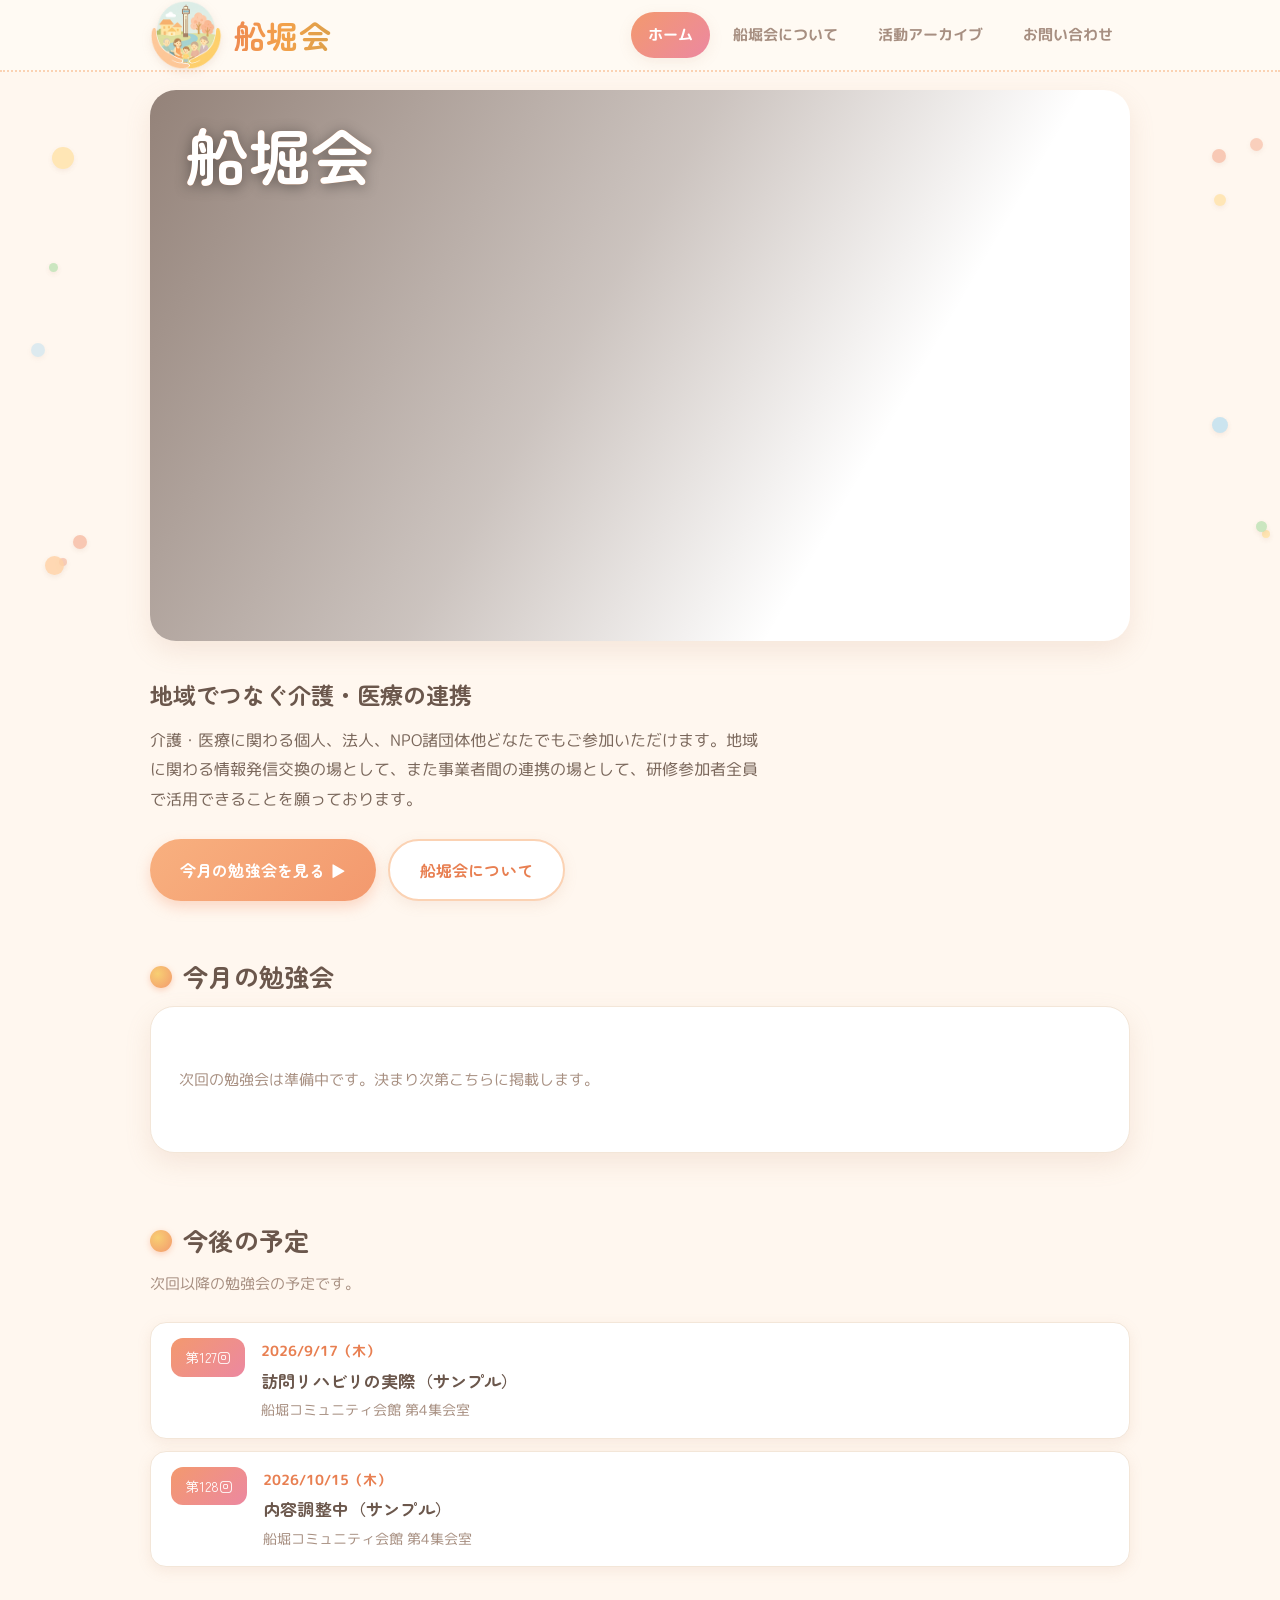
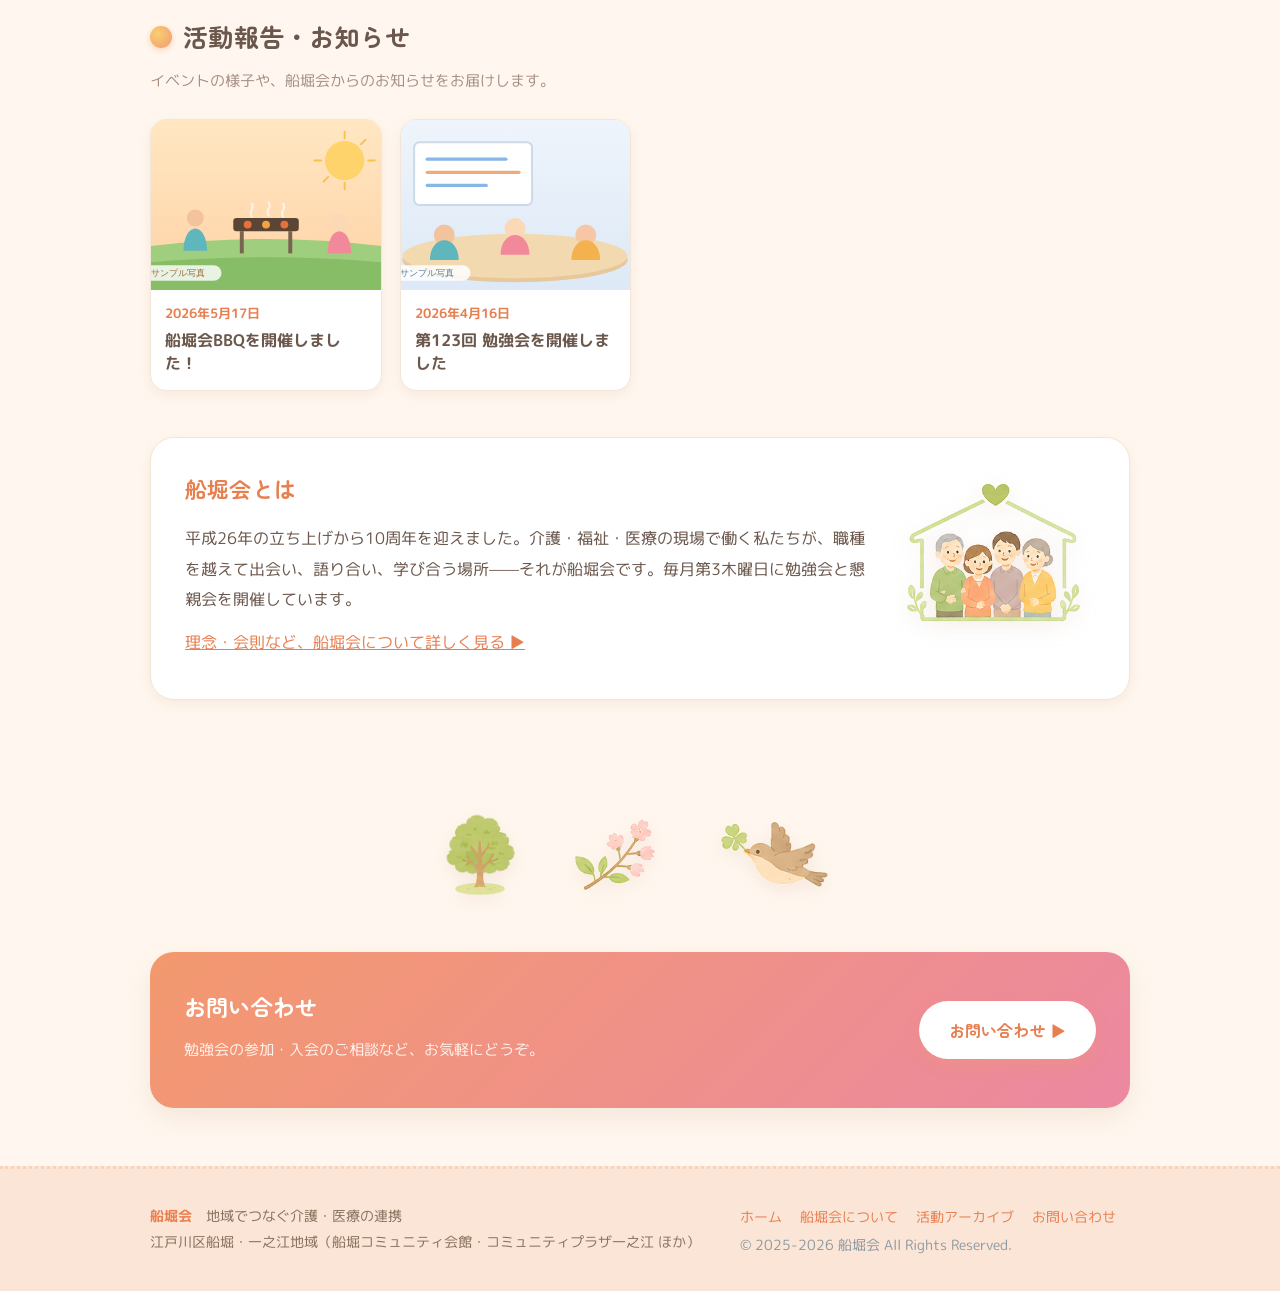
<file: index.html>
<!DOCTYPE html>
<html lang="ja">
<head>
<meta charset="UTF-8">
<meta name="viewport" content="width=device-width, initial-scale=1.0">
<meta name="description" content="船堀会は東京都江戸川区（船堀・一之江地域）で、介護・福祉・医療に携わる人が職種を越えて集う会です。毎月第3木曜日に勉強会と懇親会を開催。個人・法人・NPOほか、どなたでもご参加いただけます。">
<link rel="canonical" href="https://funaborikai.github.io/">
<meta property="og:type" content="website">
<meta property="og:site_name" content="船堀会">
<meta property="og:title" content="船堀会 ｜ 地域でつなぐ介護・医療の連携">
<meta property="og:description" content="船堀会は東京都江戸川区（船堀・一之江地域）で、介護・福祉・医療に携わる人が職種を越えて集う会です。毎月第3木曜日に勉強会と懇親会を開催。個人・法人・NPOほか、どなたでもご参加いただけます。">
<meta property="og:url" content="https://funaborikai.github.io/">
<meta property="og:image" content="https://funaborikai.github.io/logo-mark.png">
<meta property="og:locale" content="ja_JP">
<title>船堀会 ｜ 地域でつなぐ介護・医療の連携</title>
<link rel="preconnect" href="https://fonts.googleapis.com">
<link rel="preconnect" href="https://fonts.gstatic.com" crossorigin>
<link href="https://fonts.googleapis.com/css2?family=Noto+Sans+JP:wght@400;500;700;900&display=swap" rel="stylesheet">
<link rel="stylesheet" href="style.css?v=30">
</head>
<body>

<header class="site">
  <div class="wrap nav">
    <a class="logo" href="index.html"><img class="logo-mark" src="logo-mark.png" alt="船堀会ロゴ"><span class="logo-name">船堀会</span></a>
    <input type="checkbox" id="navtoggle" class="nav-toggle" aria-hidden="true">
    <label for="navtoggle" class="nav-burger" aria-label="メニュー"><span></span><span></span><span></span></label>
    <nav>
      <a href="index.html" class="active">ホーム</a>
      <a href="about.html">船堀会について</a>
      <a href="archive.html">活動アーカイブ</a>
      <a href="contact.html">お問い合わせ</a>
    </nav>
  </div>
</header>

<section class="hero hero-photo">
  <div class="side-dots" aria-hidden="true"></div>
  <div class="wrap">
    <div class="hero-stage">
      <!-- 写真スライド：images フォルダに hero1.jpg〜hero3.jpg を置けば、そのまま差し替わります -->
      <div class="slider hero-bg">
        <div class="slide" style="background:url('images/hero1.jpg') center/cover no-repeat, linear-gradient(135deg,#dff0d6,#a9d8a0)"></div>
        <div class="slide" style="background:url('images/hero2.jpg') center/cover no-repeat, linear-gradient(135deg,#ffd9b8,#f5b483)"></div>
        <div class="slide" style="background:url('images/hero3.jpg') center/cover no-repeat, linear-gradient(135deg,#ffe2b0,#f3c277)"></div>
      </div>
      <div class="hero-scrim"></div>
      <div class="hero-overlay">
        <h1 class="hero-brand">船堀会</h1>
      </div>
    </div>
  </div>
</section>

<section class="hero-intro">
  <div class="wrap">
    <p class="hero-catch">地域でつなぐ介護・医療の連携</p>
    <p class="lead">介護・医療に関わる個人、法人、NPO諸団体他どなたでもご参加いただけます。地域に関わる情報発信交換の場として、また事業者間の連携の場として、研修参加者全員で活用できることを願っております。</p>
    <div class="quick">
      <a class="btn" href="#feature">今月の勉強会を見る ▶</a>
      <a class="btn secondary" href="about.html">船堀会について</a>
    </div>
  </div>
</section>

<main class="wrap">

  <section class="block" id="feature">
    <h2 class="sec">今月の勉強会</h2>
    <div id="feature-mount"></div>
  </section>

  <section class="block" id="schedule" style="padding-top:0">
    <h2 class="sec">今後の予定</h2>
    <p class="sec-sub">次回以降の勉強会の予定です。</p>
    <div id="schedule-mount"></div>
  </section>

  <section class="block" style="padding-top:0" id="reports">
    <h2 class="sec">活動報告・お知らせ</h2>
    <p class="sec-sub">イベントの様子や、船堀会からのお知らせをお届けします。</p>
    <div id="reports-mount"></div>
  </section>

  <section class="block" style="padding-top:0">
    <div class="prose">
      <img class="deco-side" src="images/deco/d07.png" alt="">
      <h2>船堀会とは</h2>
      <p>平成26年の立ち上げから10周年を迎えました。介護・福祉・医療の現場で働く私たちが、職種を越えて出会い、語り合い、学び合う場所——それが船堀会です。毎月第3木曜日に勉強会と懇親会を開催しています。</p>
      <p><a href="about.html">理念・会則など、船堀会について詳しく見る ▶</a></p>
    </div>
  </section>

  <section class="block" style="padding-top:0">
    <div class="deco-strip">
      <img src="images/deco/d11.png" alt="">
      <img src="images/deco/d16.png" alt="">
      <img src="images/deco/d19.png" alt="">
    </div>
  </section>

  <section class="block" style="padding-top:0">
    <div class="contact-card">
      <div class="contact-text">
        <h2>お問い合わせ</h2>
        <p>勉強会の参加・入会のご相談など、お気軽にどうぞ。</p>
      </div>
      <a class="btn" href="contact.html">お問い合わせ ▶</a>
    </div>
  </section>

</main>

<footer>
  <div class="wrap">
    <div>
      <strong>船堀会</strong>　地域でつなぐ介護・医療の連携<br>
      江戸川区船堀・一之江地域（船堀コミュニティ会館・コミュニティプラザ一之江 ほか）
    </div>
    <div class="fnav">
      <a href="index.html">ホーム</a>
      <a href="about.html">船堀会について</a>
      <a href="archive.html">活動アーカイブ</a>
      <a href="contact.html">お問い合わせ</a><br>
      <span style="color:#8c99a0">© 2025-2026 船堀会 All Rights Reserved.</span>
    </div>
  </div>
</footer>

<script src="app.js?v=30"></script>
<script>
(function(){
  var c=document.querySelector('.side-dots'); if(!c) return;
  var cols=['#ffd2a6','#f3a9c0','#ffe1a3','#bfe3b6','#bfe0ef','#f6b9a0'];
  function mk(side){
    var s=document.createElement('span');
    var sz=(8+Math.random()*15).toFixed(0);
    s.style.width=s.style.height=sz+'px';
    s.style.top=(5+Math.random()*86).toFixed(1)+'%';
    s.style[side]=(Math.random()*6).toFixed(1)+'%';
    s.style.background=cols[Math.floor(Math.random()*cols.length)];
    s.style.opacity=(0.5+Math.random()*0.35).toFixed(2);
    c.appendChild(s);
  }
  for(var i=0;i<6;i++){ mk('left'); mk('right'); }
})();
</script>
</body>
</html>
</file>
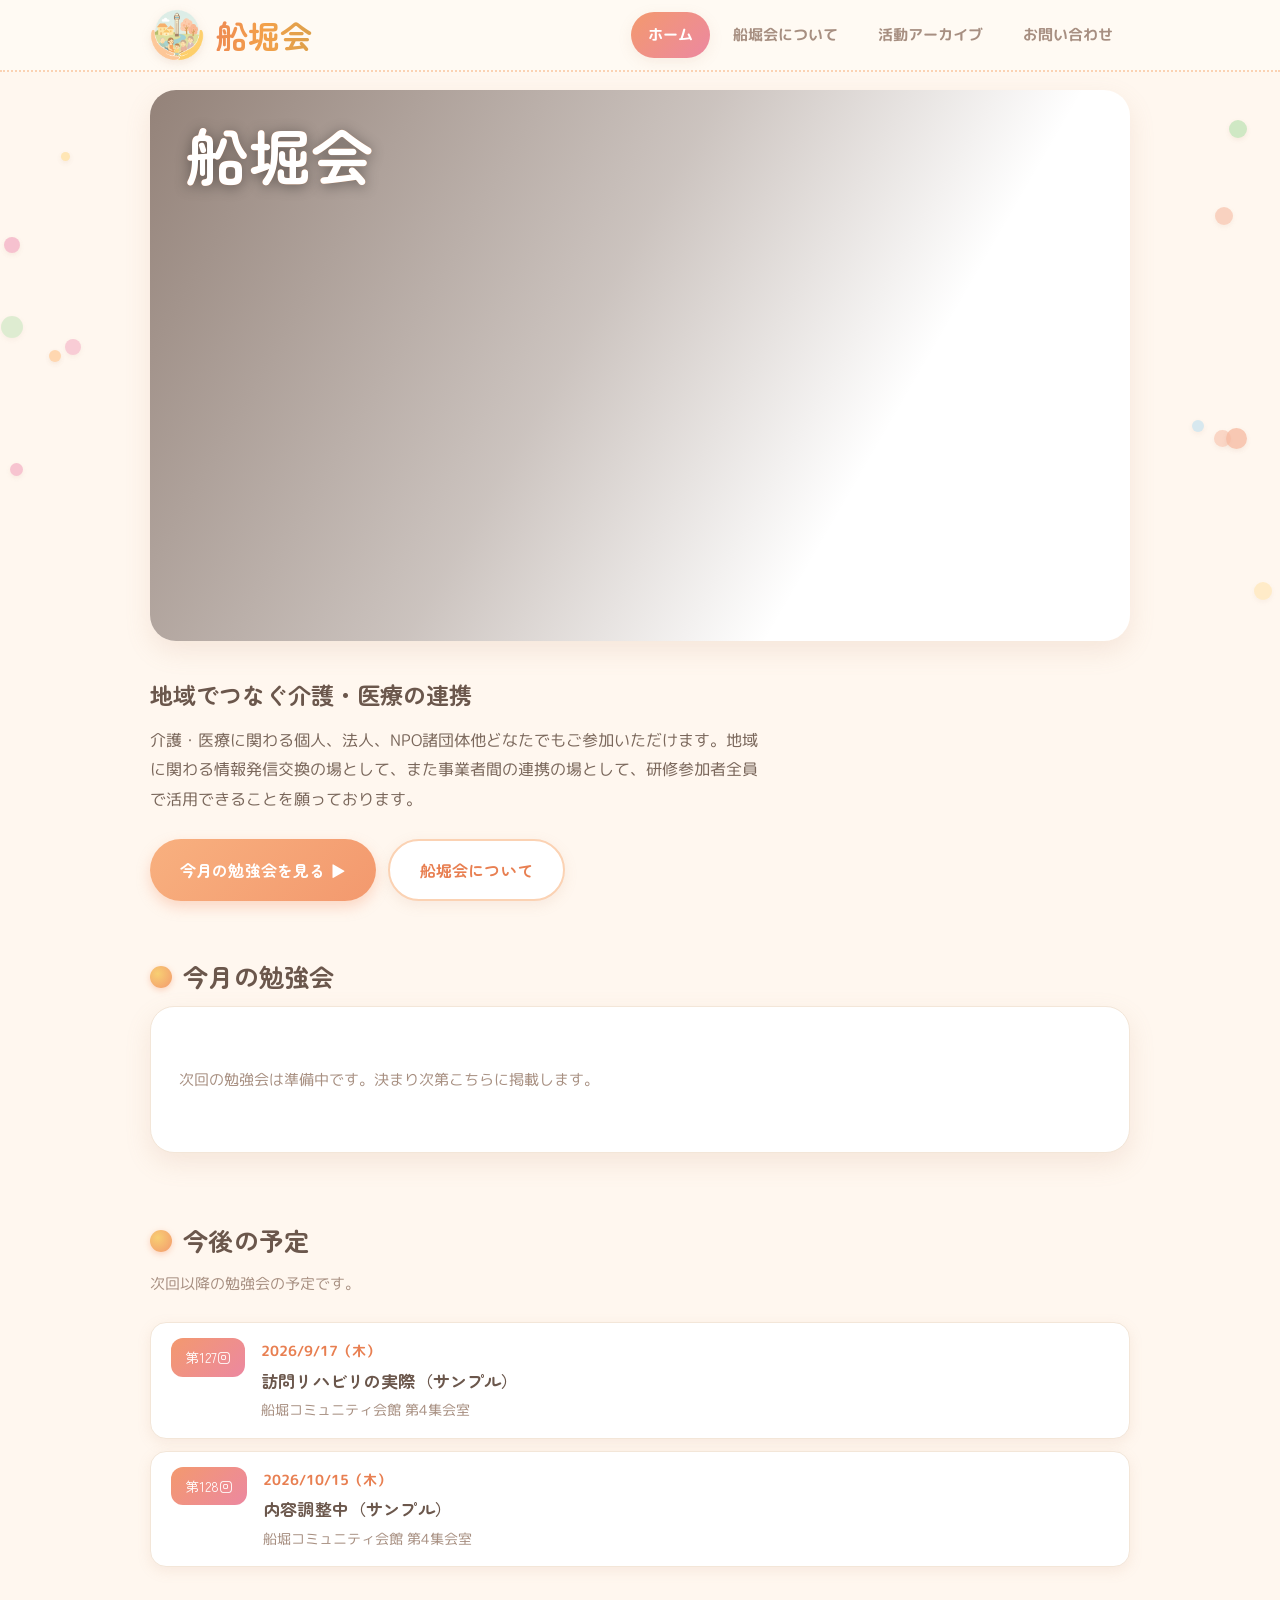
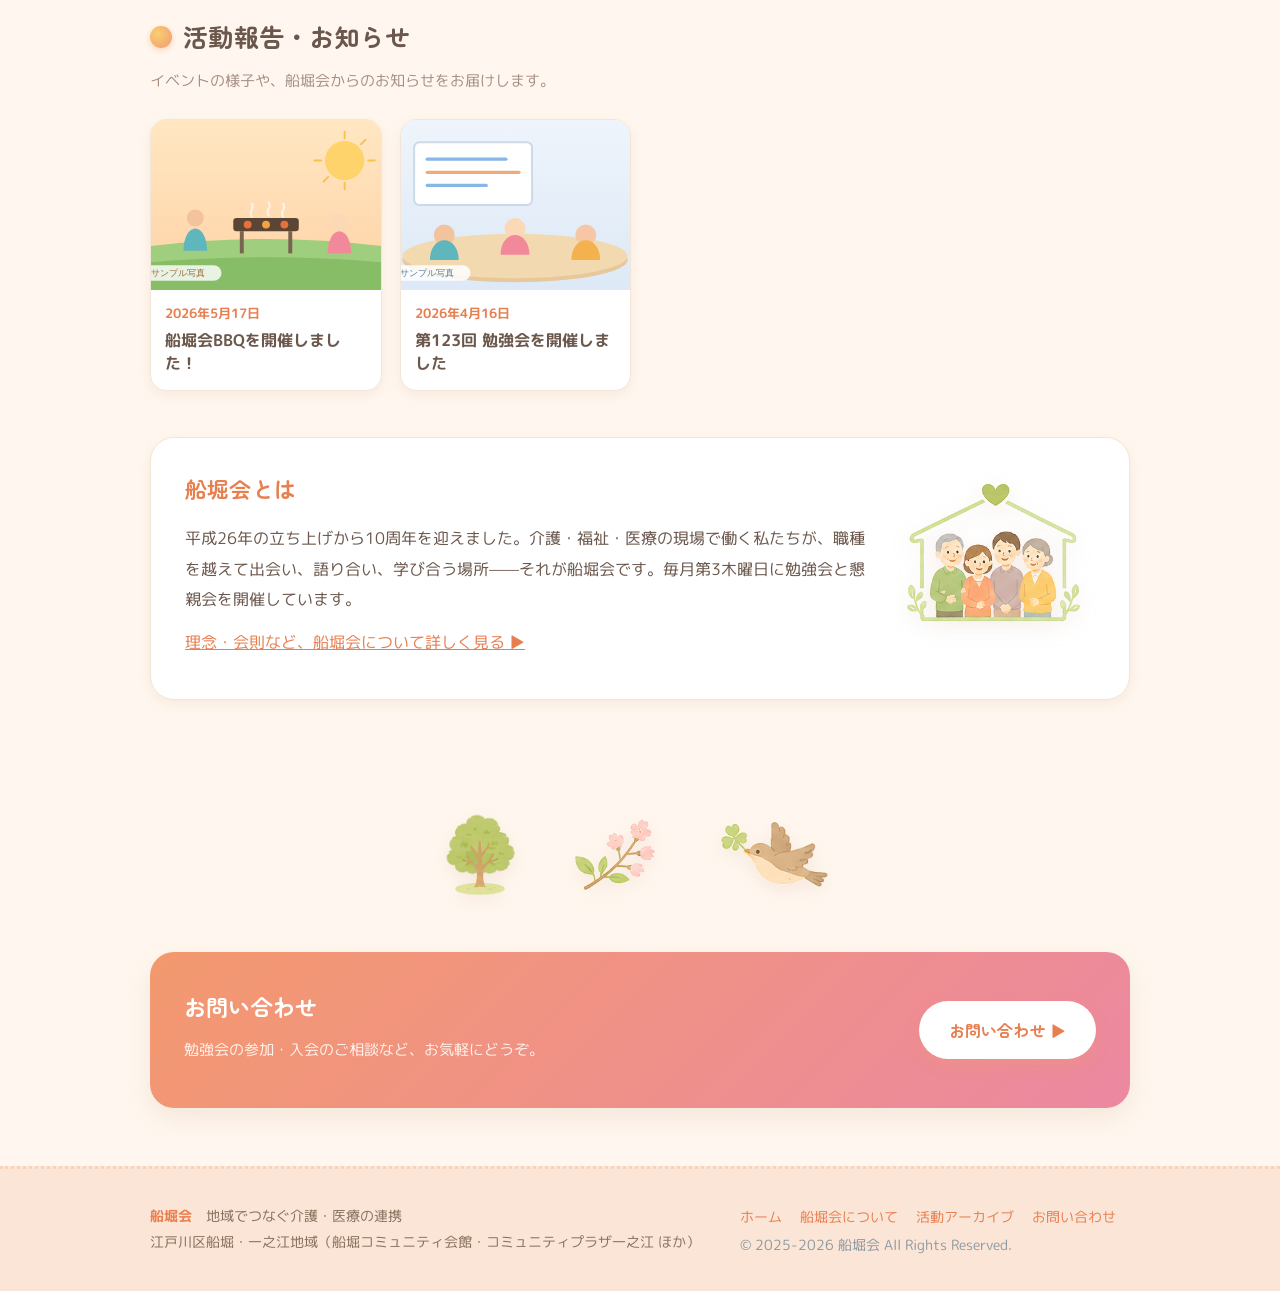
<file: 公開用/index.html>
<!DOCTYPE html>
<html lang="ja">
<head>
<meta charset="UTF-8">
<meta name="viewport" content="width=device-width, initial-scale=1.0">
<meta name="description" content="船堀会は東京都江戸川区（船堀・一之江地域）で、介護・福祉・医療に携わる人が職種を越えて集う会です。毎月第3木曜日に勉強会と懇親会を開催。個人・法人・NPOほか、どなたでもご参加いただけます。">
<link rel="canonical" href="https://funaborikai.github.io/">
<meta property="og:type" content="website">
<meta property="og:site_name" content="船堀会">
<meta property="og:title" content="船堀会 ｜ 地域でつなぐ介護・医療の連携">
<meta property="og:description" content="船堀会は東京都江戸川区（船堀・一之江地域）で、介護・福祉・医療に携わる人が職種を越えて集う会です。毎月第3木曜日に勉強会と懇親会を開催。個人・法人・NPOほか、どなたでもご参加いただけます。">
<meta property="og:url" content="https://funaborikai.github.io/">
<meta property="og:image" content="https://funaborikai.github.io/logo-mark.png">
<meta property="og:locale" content="ja_JP">
<title>船堀会 ｜ 地域でつなぐ介護・医療の連携</title>
<link rel="preconnect" href="https://fonts.googleapis.com">
<link rel="preconnect" href="https://fonts.gstatic.com" crossorigin>
<link href="https://fonts.googleapis.com/css2?family=Noto+Sans+JP:wght@400;500;700;900&display=swap" rel="stylesheet">
<link rel="stylesheet" href="style.css?v=32">
</head>
<body>

<header class="site">
  <div class="wrap nav">
    <a class="logo" href="index.html"><img class="logo-mark" src="logo-mark.png" alt="船堀会ロゴ"><span class="logo-name">船堀会</span></a>
    <input type="checkbox" id="navtoggle" class="nav-toggle" aria-hidden="true">
    <label for="navtoggle" class="nav-burger" aria-label="メニュー"><span></span><span></span><span></span></label>
    <nav>
      <a href="index.html" class="active">ホーム</a>
      <a href="about.html">船堀会について</a>
      <a href="archive.html">活動アーカイブ</a>
      <a href="contact.html">お問い合わせ</a>
    </nav>
  </div>
</header>

<section class="hero hero-photo">
  <div class="side-dots" aria-hidden="true"></div>
  <div class="wrap">
    <div class="hero-stage">
      <!-- 写真スライド：images フォルダに hero1.jpg〜hero3.jpg を置けば、そのまま差し替わります -->
      <div class="slider hero-bg">
        <div class="slide" style="background:url('images/hero1.jpg') center/cover no-repeat, linear-gradient(135deg,#dff0d6,#a9d8a0)"></div>
        <div class="slide" style="background:url('images/hero2.jpg') center/cover no-repeat, linear-gradient(135deg,#ffd9b8,#f5b483)"></div>
        <div class="slide" style="background:url('images/hero3.jpg') center/cover no-repeat, linear-gradient(135deg,#ffe2b0,#f3c277)"></div>
      </div>
      <div class="hero-scrim"></div>
      <div class="hero-overlay">
        <h1 class="hero-brand">船堀会</h1>
      </div>
    </div>
  </div>
</section>

<section class="hero-intro">
  <div class="wrap">
    <p class="hero-catch">地域でつなぐ介護・医療の連携</p>
    <p class="lead">介護・医療に関わる個人、法人、NPO諸団体他どなたでもご参加いただけます。地域に関わる情報発信交換の場として、また事業者間の連携の場として、研修参加者全員で活用できることを願っております。</p>
    <div class="quick">
      <a class="btn" href="#feature">今月の勉強会を見る ▶</a>
      <a class="btn secondary" href="about.html">船堀会について</a>
    </div>
  </div>
</section>

<main class="wrap">

  <section class="block" id="feature">
    <h2 class="sec">今月の勉強会</h2>
    <div id="feature-mount"></div>
  </section>

  <section class="block" id="schedule" style="padding-top:0">
    <h2 class="sec">今後の予定</h2>
    <p class="sec-sub">次回以降の勉強会の予定です。</p>
    <div id="schedule-mount"></div>
  </section>

  <section class="block" style="padding-top:0" id="reports">
    <h2 class="sec">活動報告・お知らせ</h2>
    <p class="sec-sub">イベントの様子や、船堀会からのお知らせをお届けします。</p>
    <div id="reports-mount"></div>
  </section>

  <section class="block" style="padding-top:0">
    <div class="prose">
      <img class="deco-side" src="images/deco/d07.png" alt="">
      <h2>船堀会とは</h2>
      <p>平成26年の立ち上げから10周年を迎えました。介護・福祉・医療の現場で働く私たちが、職種を越えて出会い、語り合い、学び合う場所——それが船堀会です。毎月第3木曜日に勉強会と懇親会を開催しています。</p>
      <p><a href="about.html">理念・会則など、船堀会について詳しく見る ▶</a></p>
    </div>
  </section>

  <section class="block" style="padding-top:0">
    <div class="deco-strip">
      <img src="images/deco/d11.png" alt="">
      <img src="images/deco/d16.png" alt="">
      <img src="images/deco/d19.png" alt="">
    </div>
  </section>

  <section class="block" style="padding-top:0">
    <div class="contact-card">
      <div class="contact-text">
        <h2>お問い合わせ</h2>
        <p>勉強会の参加・入会のご相談など、お気軽にどうぞ。</p>
      </div>
      <a class="btn" href="contact.html">お問い合わせ ▶</a>
    </div>
  </section>

</main>

<footer>
  <div class="wrap">
    <div>
      <strong>船堀会</strong>　地域でつなぐ介護・医療の連携<br>
      江戸川区船堀・一之江地域（船堀コミュニティ会館・コミュニティプラザ一之江 ほか）
    </div>
    <div class="fnav">
      <a href="index.html">ホーム</a>
      <a href="about.html">船堀会について</a>
      <a href="archive.html">活動アーカイブ</a>
      <a href="contact.html">お問い合わせ</a><br>
      <span style="color:#8c99a0">© 2025-2026 船堀会 All Rights Reserved.</span>
    </div>
  </div>
</footer>

<script src="app.js?v=32"></script>
<script>
(function(){
  var c=document.querySelector('.side-dots'); if(!c) return;
  var cols=['#ffd2a6','#f3a9c0','#ffe1a3','#bfe3b6','#bfe0ef','#f6b9a0'];
  function mk(side){
    var s=document.createElement('span');
    var sz=(8+Math.random()*15).toFixed(0);
    s.style.width=s.style.height=sz+'px';
    s.style.top=(5+Math.random()*86).toFixed(1)+'%';
    s.style[side]=(Math.random()*6).toFixed(1)+'%';
    s.style.background=cols[Math.floor(Math.random()*cols.length)];
    s.style.opacity=(0.5+Math.random()*0.35).toFixed(2);
    c.appendChild(s);
  }
  for(var i=0;i<6;i++){ mk('left'); mk('right'); }
})();
</script>
</body>
</html>
</file>
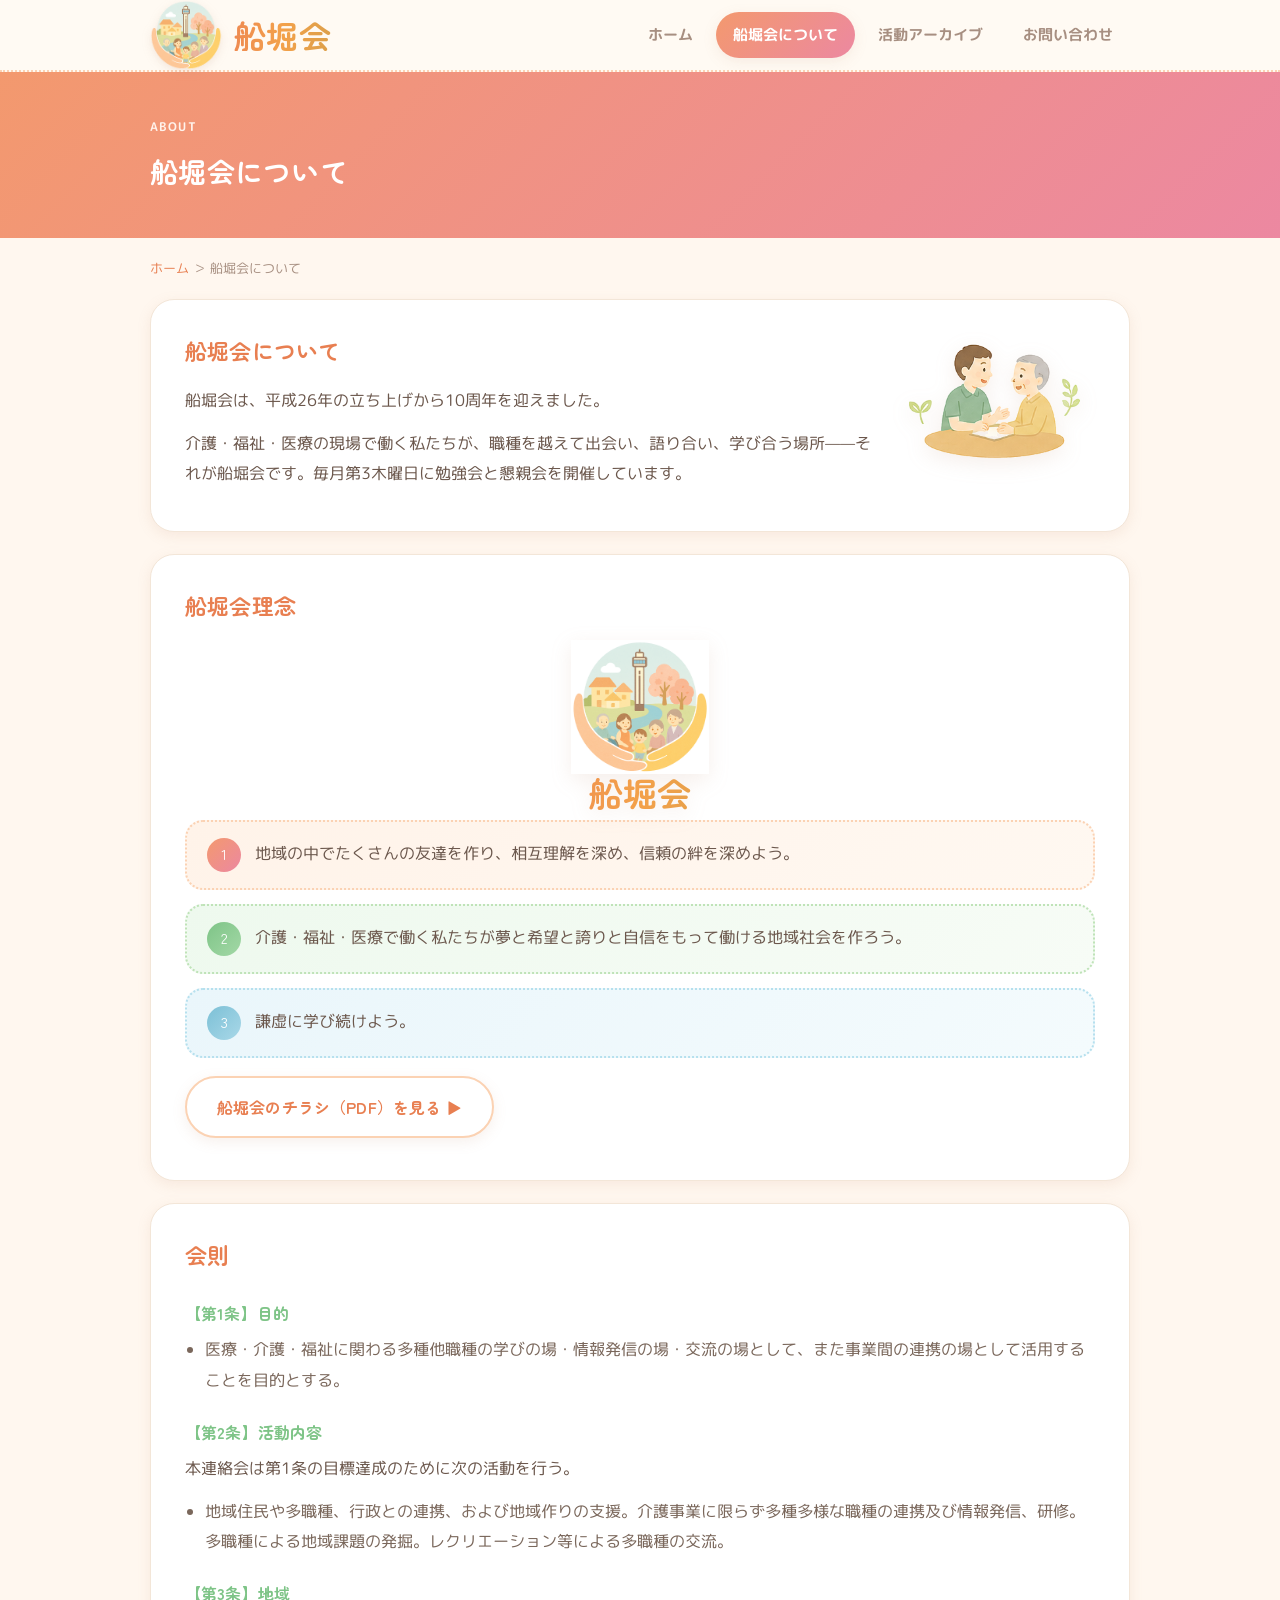
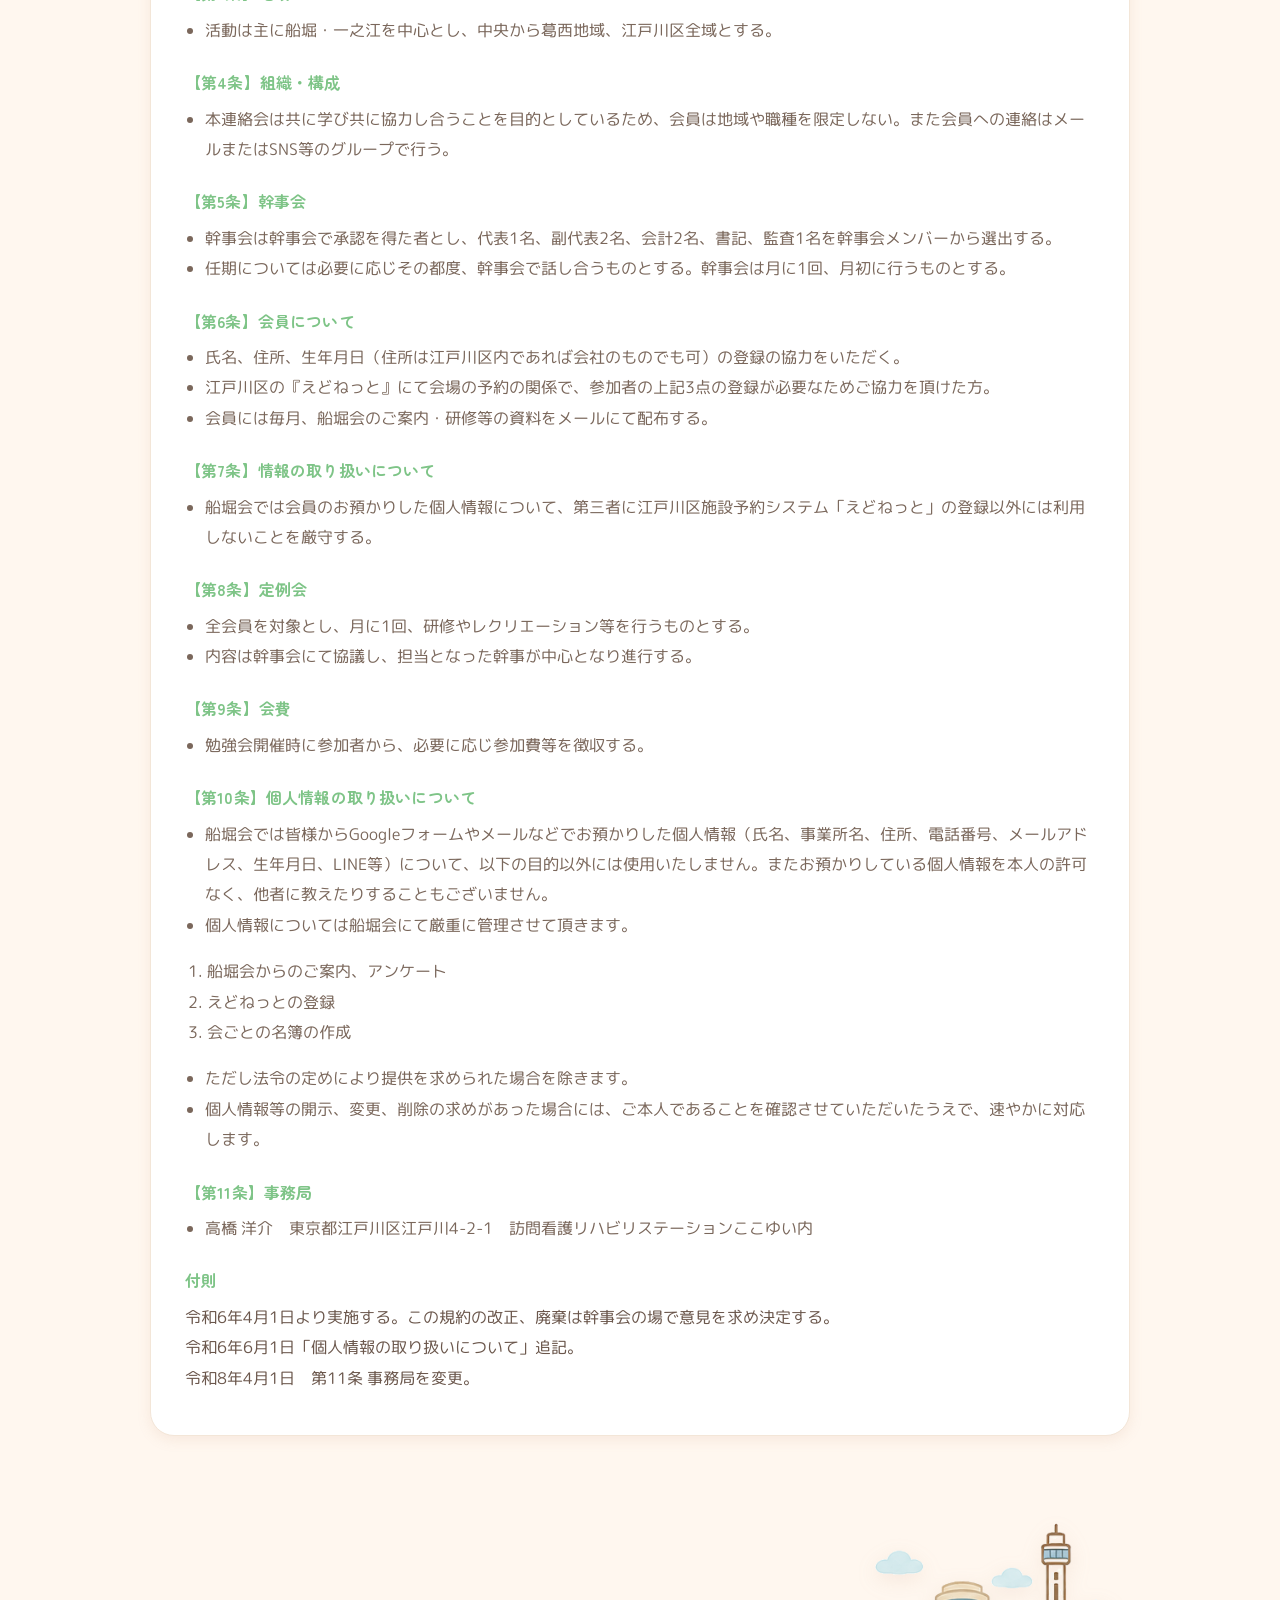
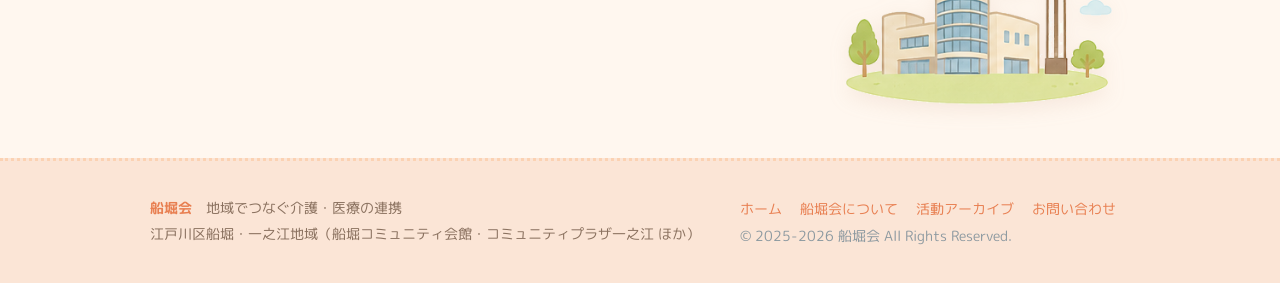
<file: about.html>
<!DOCTYPE html>
<html lang="ja">
<head>
<meta charset="UTF-8">
<meta name="viewport" content="width=device-width, initial-scale=1.0">
<meta name="description" content="船堀会の理念・会則・歩み。平成26年の立ち上げから10周年。東京都江戸川区で、介護・福祉・医療の垣根を越えて出会い学び合う会です。">
<link rel="canonical" href="https://funaborikai.github.io/about.html">
<meta property="og:type" content="website">
<meta property="og:site_name" content="船堀会">
<meta property="og:title" content="船堀会について ｜ 船堀会">
<meta property="og:description" content="船堀会の理念・会則・歩み。平成26年の立ち上げから10周年。東京都江戸川区で、介護・福祉・医療の垣根を越えて出会い学び合う会です。">
<meta property="og:url" content="https://funaborikai.github.io/about.html">
<meta property="og:image" content="https://funaborikai.github.io/logo-mark.png">
<meta property="og:locale" content="ja_JP">
<title>船堀会について ｜ 船堀会</title>
<link rel="preconnect" href="https://fonts.googleapis.com">
<link rel="preconnect" href="https://fonts.gstatic.com" crossorigin>
<link href="https://fonts.googleapis.com/css2?family=Noto+Sans+JP:wght@400;500;700;900&display=swap" rel="stylesheet">
<link rel="stylesheet" href="style.css?v=30">
</head>
<body>

<header class="site">
  <div class="wrap nav">
    <a class="logo" href="index.html"><img class="logo-mark" src="logo-mark.png" alt="船堀会ロゴ"><span class="logo-name">船堀会</span></a>
    <input type="checkbox" id="navtoggle" class="nav-toggle" aria-hidden="true">
    <label for="navtoggle" class="nav-burger" aria-label="メニュー"><span></span><span></span><span></span></label>
    <nav>
      <a href="index.html">ホーム</a>
      <a href="about.html" class="active">船堀会について</a>
      <a href="archive.html">活動アーカイブ</a>
      <a href="contact.html">お問い合わせ</a>
    </nav>
  </div>
</header>

<section class="page-head">
  <div class="wrap">
    <p class="eyebrow">ABOUT</p>
    <h1>船堀会について</h1>
  </div>
</section>

<main class="wrap">
  <p class="crumbs"><a href="index.html">ホーム</a> ＞ 船堀会について</p>

  <section class="block" style="padding-top:18px">
    <div class="prose">
      <img class="deco-side" src="images/deco/d06.png" alt="">
      <h2>船堀会について</h2>
      <p>船堀会は、平成26年の立ち上げから10周年を迎えました。</p>
      <p>介護・福祉・医療の現場で働く私たちが、職種を越えて出会い、語り合い、学び合う場所——それが船堀会です。毎月第3木曜日に勉強会と懇親会を開催しています。</p>
    </div>

    <div class="prose">
      <h2>船堀会理念</h2>
      <figure class="deco-center" style="text-align:center;margin:4px auto 10px">
        <img src="logo.png" alt="船堀会ロゴ" style="width:200px;max-width:60%;height:auto;display:block;margin:0 auto">
        <figcaption style="font-family:'Zen Maru Gothic','M PLUS Rounded 1c',sans-serif;font-weight:700;font-size:34px;line-height:1;margin-top:2px;background:linear-gradient(95deg,#ee8a52,#f3a14a 50%,#dca04a);-webkit-background-clip:text;background-clip:text;color:transparent">船堀会</figcaption>
      </figure>
      <ul class="rinen">
        <li><span class="n">1</span><span>地域の中でたくさんの友達を作り、相互理解を深め、信頼の絆を深めよう。</span></li>
        <li><span class="n">2</span><span>介護・福祉・医療で働く私たちが夢と希望と誇りと自信をもって働ける地域社会を作ろう。</span></li>
        <li><span class="n">3</span><span>謙虚に学び続けよう。</span></li>
      </ul>
      <p style="margin-top:18px"><a class="btn secondary" href="https://funaborikai.wepage.com/library/68e5d7ef7dbd2f6563d9fc41/69d003e22b36cc5ad1c95c1f.pdf" target="_blank" rel="noopener">船堀会のチラシ（PDF）を見る ▶</a></p>
    </div>

    <div class="prose kaisoku">
      <h2>会則</h2>

      <h3>【第1条】目的</h3>
      <ul><li>医療・介護・福祉に関わる多種他職種の学びの場・情報発信の場・交流の場として、また事業間の連携の場として活用することを目的とする。</li></ul>

      <h3>【第2条】活動内容</h3>
      <p>本連絡会は第1条の目標達成のために次の活動を行う。</p>
      <ul><li>地域住民や多職種、行政との連携、および地域作りの支援。介護事業に限らず多種多様な職種の連携及び情報発信、研修。多職種による地域課題の発掘。レクリエーション等による多職種の交流。</li></ul>

      <h3>【第3条】地域</h3>
      <ul><li>活動は主に船堀・一之江を中心とし、中央から葛西地域、江戸川区全域とする。</li></ul>

      <h3>【第4条】組織・構成</h3>
      <ul><li>本連絡会は共に学び共に協力し合うことを目的としているため、会員は地域や職種を限定しない。また会員への連絡はメールまたはSNS等のグループで行う。</li></ul>

      <h3>【第5条】幹事会</h3>
      <ul>
        <li>幹事会は幹事会で承認を得た者とし、代表1名、副代表2名、会計2名、書記、監査1名を幹事会メンバーから選出する。</li>
        <li>任期については必要に応じその都度、幹事会で話し合うものとする。幹事会は月に1回、月初に行うものとする。</li>
      </ul>

      <h3>【第6条】会員について</h3>
      <ul>
        <li>氏名、住所、生年月日（住所は江戸川区内であれば会社のものでも可）の登録の協力をいただく。</li>
        <li>江戸川区の『えどねっと』にて会場の予約の関係で、参加者の上記3点の登録が必要なためご協力を頂けた方。</li>
        <li>会員には毎月、船堀会のご案内・研修等の資料をメールにて配布する。</li>
      </ul>

      <h3>【第7条】情報の取り扱いについて</h3>
      <ul><li>船堀会では会員のお預かりした個人情報について、第三者に江戸川区施設予約システム「えどねっと」の登録以外には利用しないことを厳守する。</li></ul>

      <h3>【第8条】定例会</h3>
      <ul>
        <li>全会員を対象とし、月に1回、研修やレクリエーション等を行うものとする。</li>
        <li>内容は幹事会にて協議し、担当となった幹事が中心となり進行する。</li>
      </ul>

      <h3>【第9条】会費</h3>
      <ul><li>勉強会開催時に参加者から、必要に応じ参加費等を徴収する。</li></ul>

      <h3>【第10条】個人情報の取り扱いについて</h3>
      <ul>
        <li>船堀会では皆様からGoogleフォームやメールなどでお預かりした個人情報（氏名、事業所名、住所、電話番号、メールアドレス、生年月日、LINE等）について、以下の目的以外には使用いたしません。またお預かりしている個人情報を本人の許可なく、他者に教えたりすることもございません。</li>
        <li>個人情報については船堀会にて厳重に管理させて頂きます。</li>
      </ul>
      <ol>
        <li>船堀会からのご案内、アンケート</li>
        <li>えどねっとの登録</li>
        <li>会ごとの名簿の作成</li>
      </ol>
      <ul>
        <li>ただし法令の定めにより提供を求められた場合を除きます。</li>
        <li>個人情報等の開示、変更、削除の求めがあった場合には、ご本人であることを確認させていただいたうえで、速やかに対応します。</li>
      </ul>

      <h3>【第11条】事務局</h3>
      <ul><li>高橋 洋介　東京都江戸川区江戸川4-2-1　訪問看護リハビリステーションここゆい内</li></ul>

      <h3>付則</h3>
      <p>令和6年4月1日より実施する。この規約の改正、廃棄は幹事会の場で意見を求め決定する。<br>令和6年6月1日「個人情報の取り扱いについて」追記。<br>令和8年4月1日　第11条 事務局を変更。</p>
    </div>
  </section>
  <div class="deco-br"><img src="images/deco/d08.png" alt=""></div>
</main>

<footer>
  <div class="wrap">
    <div>
      <strong>船堀会</strong>　地域でつなぐ介護・医療の連携<br>
      江戸川区船堀・一之江地域（船堀コミュニティ会館・コミュニティプラザ一之江 ほか）
    </div>
    <div class="fnav">
      <a href="index.html">ホーム</a>
      <a href="about.html">船堀会について</a>
      <a href="archive.html">活動アーカイブ</a>
      <a href="contact.html">お問い合わせ</a><br>
      <span style="color:#8c99a0">© 2025-2026 船堀会 All Rights Reserved.</span>
    </div>
  </div>
</footer>

</body>
</html>
</file>
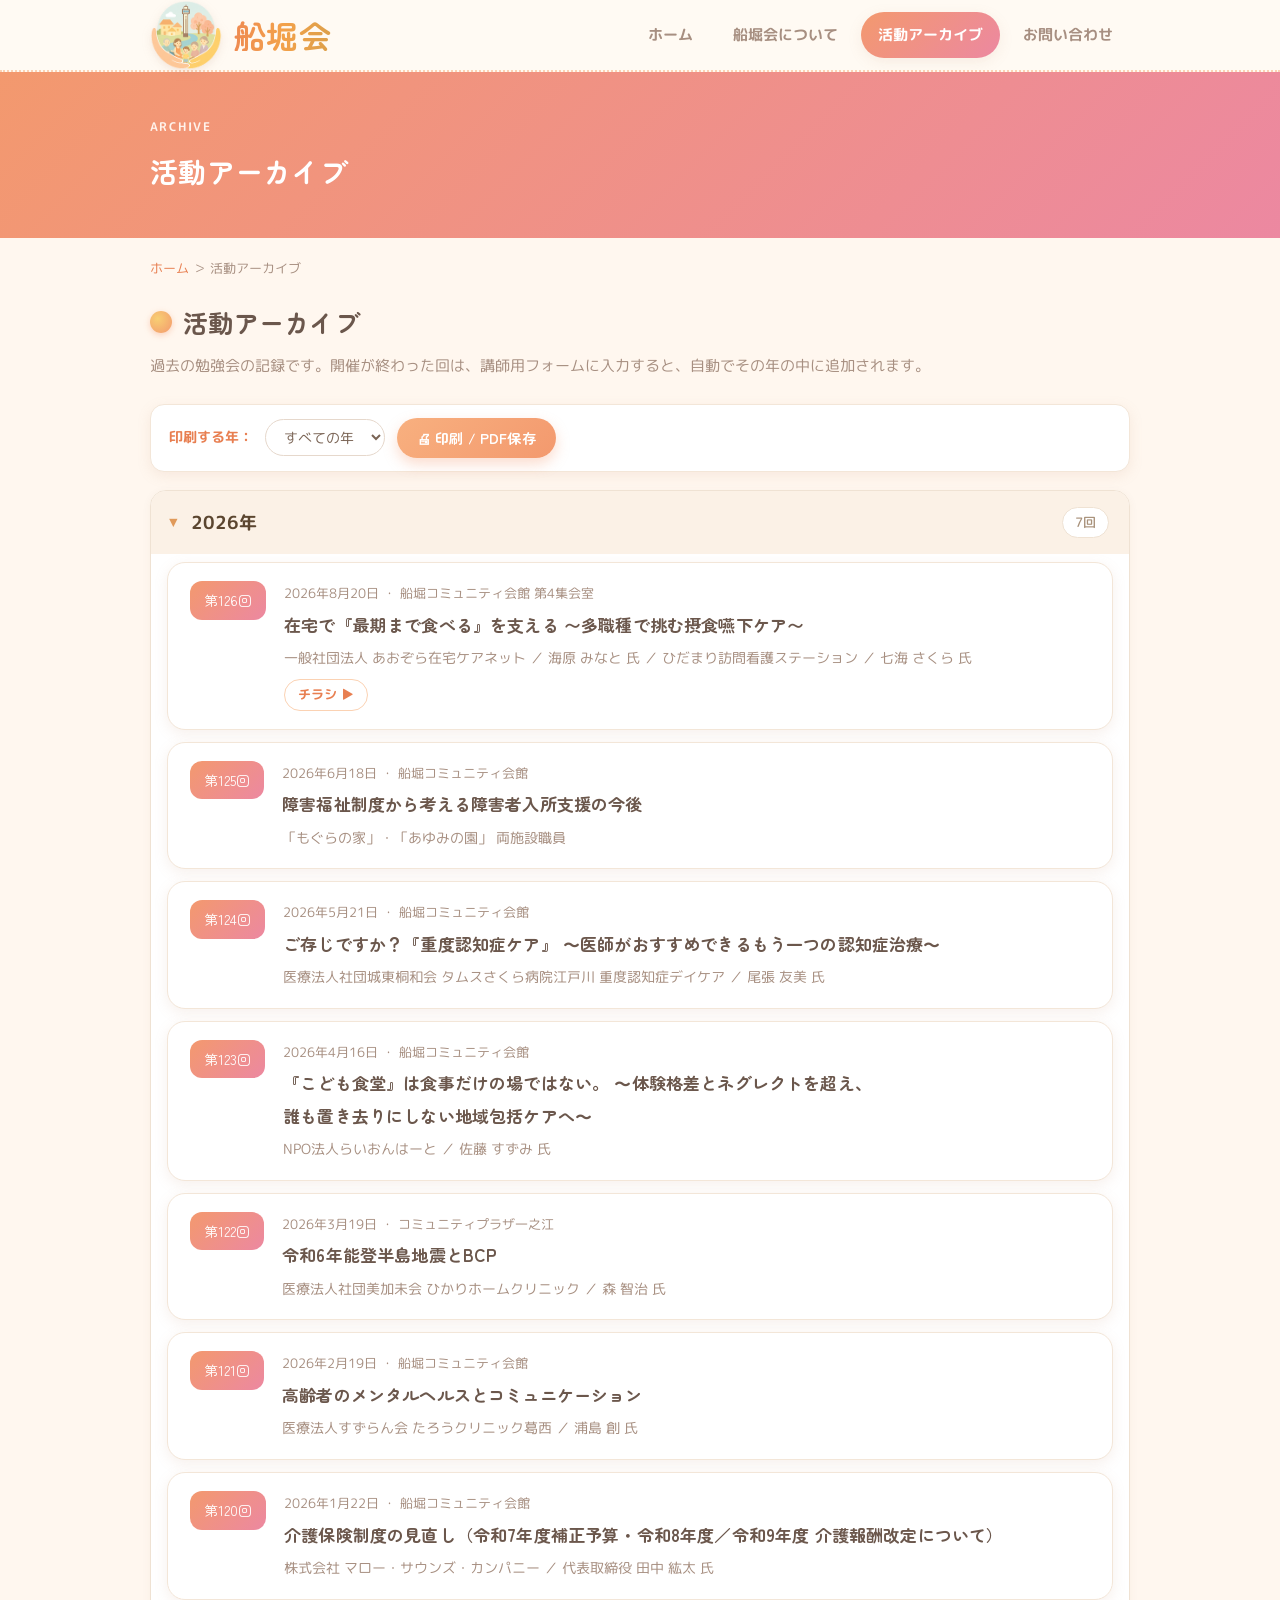
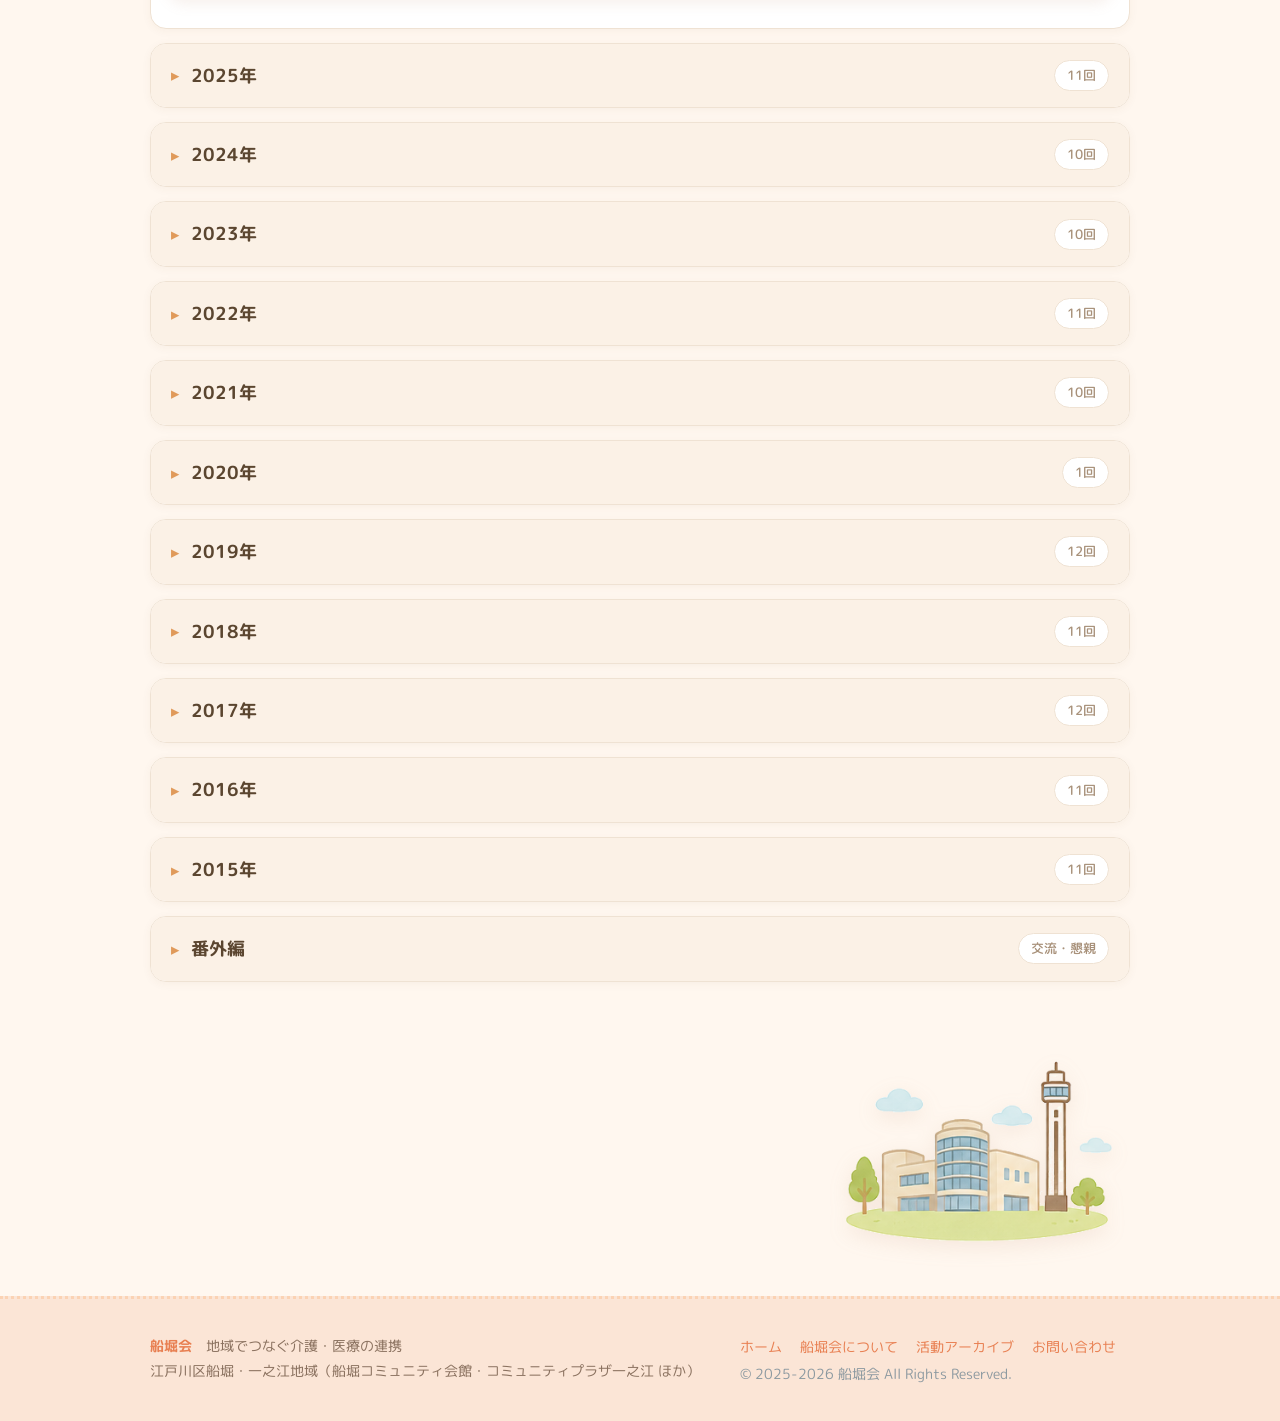
<file: archive.html>
<!DOCTYPE html>
<html lang="ja">
<head>
<meta charset="UTF-8">
<meta name="viewport" content="width=device-width, initial-scale=1.0">
<meta name="description" content="船堀会のこれまでの勉強会の記録（活動アーカイブ）。江戸川区で開催してきた介護・福祉・医療の勉強会テーマと講師の一覧です。">
<link rel="canonical" href="https://funaborikai.github.io/archive.html">
<meta property="og:type" content="website">
<meta property="og:site_name" content="船堀会">
<meta property="og:title" content="活動アーカイブ ｜ 船堀会">
<meta property="og:description" content="船堀会のこれまでの勉強会の記録（活動アーカイブ）。江戸川区で開催してきた介護・福祉・医療の勉強会テーマと講師の一覧です。">
<meta property="og:url" content="https://funaborikai.github.io/archive.html">
<meta property="og:image" content="https://funaborikai.github.io/logo-mark.png">
<meta property="og:locale" content="ja_JP">
<title>活動アーカイブ ｜ 船堀会</title>
<link rel="preconnect" href="https://fonts.googleapis.com">
<link rel="preconnect" href="https://fonts.gstatic.com" crossorigin>
<link href="https://fonts.googleapis.com/css2?family=Noto+Sans+JP:wght@400;500;700;900&display=swap" rel="stylesheet">
<link rel="stylesheet" href="style.css?v=30">
</head>
<body>

<header class="site">
  <div class="wrap nav">
    <a class="logo" href="index.html"><img class="logo-mark" src="logo-mark.png" alt="船堀会ロゴ"><span class="logo-name">船堀会</span></a>
    <input type="checkbox" id="navtoggle" class="nav-toggle" aria-hidden="true">
    <label for="navtoggle" class="nav-burger" aria-label="メニュー"><span></span><span></span><span></span></label>
    <nav>
      <a href="index.html">ホーム</a>
      <a href="about.html">船堀会について</a>
      <a href="archive.html" class="active">活動アーカイブ</a>
      <a href="contact.html">お問い合わせ</a>
    </nav>
  </div>
</header>

<section class="page-head">
  <div class="wrap">
    <p class="eyebrow">ARCHIVE</p>
    <h1>活動アーカイブ</h1>
  </div>
</section>

<main class="wrap">
  <p class="crumbs"><a href="index.html">ホーム</a> ＞ 活動アーカイブ</p>

  <section class="block" style="padding-top:18px">
    <h2 class="sec">活動アーカイブ</h2>
    <p class="sec-sub">過去の勉強会の記録です。開催が終わった回は、講師用フォームに入力すると、自動でその年の中に追加されます。</p>
    <div id="archive-mount"></div>
    <details class="year-acc" open>
      <summary>2026年 <span class="cnt">6回</span></summary>
      <div class="year-body">
        <div class="arch-item"><span class="no">第125回</span><div class="main"><p class="date">2026年6月18日 ・ 船堀コミュニティ会館</p><h3>障害福祉制度から考える障害者入所支援の今後</h3><p class="who">「もぐらの家」・「あゆみの園」 両施設職員</p></div></div>
        <div class="arch-item"><span class="no">第124回</span><div class="main"><p class="date">2026年5月21日 ・ 船堀コミュニティ会館</p><h3>ご存じですか？『重度認知症ケア』 ～医師がおすすめできるもう一つの認知症治療～</h3><p class="who">医療法人社団城東桐和会 タムスさくら病院江戸川 重度認知症デイケア ／ 尾張 友美 氏</p></div></div>
        <div class="arch-item"><span class="no">第123回</span><div class="main"><p class="date">2026年4月16日 ・ 船堀コミュニティ会館</p><h3>『こども食堂』は食事だけの場ではない。 ～体験格差とネグレクトを超え、誰も置き去りにしない地域包括ケアへ～</h3><p class="who">NPO法人らいおんはーと ／ 佐藤 すずみ 氏</p></div></div>
        <div class="arch-item"><span class="no">第122回</span><div class="main"><p class="date">2026年3月19日 ・ コミュニティプラザ一之江</p><h3>令和6年能登半島地震とBCP</h3><p class="who">医療法人社団美加未会 ひかりホームクリニック ／ 森 智治 氏</p></div></div>
        <div class="arch-item"><span class="no">第121回</span><div class="main"><p class="date">2026年2月19日 ・ 船堀コミュニティ会館</p><h3>高齢者のメンタルヘルスとコミュニケーション</h3><p class="who">医療法人すずらん会 たろうクリニック葛西 ／ 浦島 創 氏</p></div></div>
        <div class="arch-item"><span class="no">第120回</span><div class="main"><p class="date">2026年1月22日 ・ 船堀コミュニティ会館</p><h3>介護保険制度の見直し（令和7年度補正予算・令和8年度／令和9年度 介護報酬改定について）</h3><p class="who">株式会社 マロー・サウンズ・カンパニー ／ 代表取締役 田中 紘太 氏</p></div></div>
      </div>
    </details>
    <details class="year-acc">
      <summary>2025年 <span class="cnt">11回</span></summary>
      <div class="year-body">
        <div class="arch-item"><span class="no">第119回</span><div class="main"><p class="date">2025年11月20日 ・ 船堀コミュニティー会館 第4集会室</p><h3>要介護高齢者への口腔ケアと嚥下障害への対応 〜食べる喜びの支援〜</h3><p class="who">医療法人社団ハピネス すぎもと歯科・ファミリア歯科 ／ 訪問専門医 白井 朋代 先生</p></div></div>
        <div class="arch-item"><span class="no">第118回</span><div class="main"><p class="date">2025年10月16日 ・ 船堀コミュニティー会館 第4集会室</p><h3>お一人様支援</h3><p class="who">一般社団法人愛の会 ／ 主任ソーシャルワーカー・社会福祉士 岡江 晃児 氏</p></div></div>
        <div class="arch-item"><span class="no">第117回</span><div class="main"><p class="date">2025年9月25日</p><h3>最期の時を豊かに 〜在宅での看取りと高齢者の幸福感〜</h3><p class="who">ひまわりクリニック ／ 院長 山田 智子 先生</p></div></div>
        <div class="arch-item"><span class="no">第116回</span><div class="main"><p class="date">2025年8月28日</p><h3>心療内科医が語る「家族で考える最期」〜家族療法の視点から学ぶACP〜</h3><p class="who">聖路加国際病院 心療内科 ／ 医長・高齢者ケアチームリーダー 山田 宇以 先生</p></div></div>
        <div class="arch-item"><span class="no">第115回</span><div class="main"><p class="date">2025年7月17日</p><h3>フットケアの重要性</h3><p class="who">フットケア専門職</p></div></div>
        <div class="arch-item"><span class="no">第114回</span><div class="main"><p class="date">2025年6月19日</p><h3>ユマニチュード 〜「見る・話す・触れる・立つ」で伝えるケア〜</h3><p class="who">医療現場での実践報告</p></div></div>
        <div class="arch-item"><span class="no">第113回</span><div class="main"><p class="date">2025年5月15日</p><h3>老人ホームの探し方 〜高齢者施設の現状〜</h3><p class="who">ロイヤル介護 入居相談室</p></div></div>
        <div class="arch-item"><span class="no">第112回</span><div class="main"><p class="date">2025年4月17日</p><h3>訪問診療の相談員との情報交換会</h3><p class="who">訪問診療相談員 4名</p></div></div>
        <div class="arch-item"><span class="no">第111回</span><div class="main"><p class="date">2025年3月27日</p><h3>障がい者支援の現状と課題</h3><p class="who">江戸川区議会議員 神尾 てるあき 氏</p></div></div>
        <div class="arch-item"><span class="no">第110回</span><div class="main"><p class="date">2025年2月20日</p><h3>ヤングケアラー</h3><p class="who">グループワーク</p></div></div>
        <div class="arch-item"><span class="no">第109回</span><div class="main"><p class="date">2025年1月23日 ・ 船堀コミュニティー会館 集会室第4</p><h3>診ることを通して不確実性や曖昧さを許容する能力を育てましょう 〜答えのない時代に、答えを求めない思考を〜</h3><p class="who">たろうクリニック ／ 訪問医・写真家 鮫島 先生</p></div></div>
      </div>
    </details>
    <details class="year-acc">
      <summary>2024年 <span class="cnt">10回</span></summary>
      <div class="year-body">
        <div class="arch-item"><span class="no">第108回</span><div class="main"><p class="date">2024年11月21日</p><h3>管理栄養士の仕事について</h3><p class="who">管理栄養士</p></div></div>
        <div class="arch-item"><span class="no">第107回</span><div class="main"><p class="date">2024年10月17日</p><h3>これからの摂食嚥下リハビリテーション</h3><p class="who">東京科学大学大学院 医歯学総合研究科 ／ 教授 戸原 玄 先生</p></div></div>
        <div class="arch-item"><span class="no">第106回</span><div class="main"><p class="date">2024年9月19日</p><h3>認知症と診断されて…</h3><p class="who">認知症当事者 竹内 裕 氏（対談形式）</p></div></div>
        <div class="arch-item"><span class="no">第105回</span><div class="main"><p class="date">2024年8月15日</p><h3>ACPの前に知っておきたい終末期医療の知識</h3><p class="who">終末期医療の専門職</p></div></div>
        <div class="arch-item"><span class="no">第104回</span><div class="main"><p class="date">2024年7月18日</p><h3>フットケアの重要性</h3><p class="who">フットケア専門職（実演あり）</p></div></div>
        <div class="arch-item"><span class="no">第103回</span><div class="main"><p class="date">2024年6月20日 ・ 船堀コミュニティー会館 第4集会室</p><h3>思いを伝える「もしもの時」その前に考えよう 〜大病からの生還と私たちのACP〜</h3><p class="who">体験を交えたACPのお話</p></div></div>
        <div class="arch-item"><span class="no">第102回</span><div class="main"><p class="date">2024年5月16日 ・ 船堀コミュニティー会館 第4集会室</p><h3>共生社会を目指して 〜江戸川区の認知症施策と公式アプリ「eito」〜</h3><p class="who">江戸川区の認知症施策のご紹介</p></div></div>
        <div class="arch-item"><span class="no">第101回</span><div class="main"><p class="date">2024年4月18日 ・ 船堀コミュニティ会館 集会室第4</p><h3>医療の視点と介護の視点 〜事例から学ぶグループワーク〜</h3><p class="who">ひまわりクリニック 山田 先生</p></div></div>
        <div class="arch-item"><span class="no">第100回</span><div class="main"><p class="date">2024年2月15日</p><h3>第100回記念 〜これからの地域連携〜</h3><p class="who">江戸川区で地域連携にご尽力された方</p></div></div>
        <div class="arch-item"><span class="no">第99回</span><div class="main"><p class="date">2024年1月18日</p><h3>令和6年度 介護保険制度改正・トリプル改定について</h3><p class="who">制度改定の解説</p></div></div>
      </div>
    </details>
    <details class="year-acc">
      <summary>2023年 <span class="cnt">10回</span></summary>
      <div class="year-body">
        <div class="arch-item"><span class="no">第97回</span><div class="main"><p class="date">2023年11月16日</p><h3>ICTを活用した多職種連携について</h3><p class="who">多職種連携の実践</p></div></div>
        <div class="arch-item"><span class="no">第96回</span><div class="main"><p class="date">2023年10月19日 ・ 船堀コミュニティー会館 集会室第4</p><h3>福祉用具の体験勉強会 〜知って、体験して、万が一に備えよう〜</h3><p class="who">福祉用具の体験ワーク</p></div></div>
        <div class="arch-item"><span class="no">第95回</span><div class="main"><p class="date">2023年9月21日 ・ コミュニティプラザ一之江 集会室第2</p><h3>最近の葬儀から考える終活</h3><p class="who">葬儀・終活のお話</p></div></div>
        <div class="arch-item"><span class="no">第94回</span><div class="main"><p class="date">2023年8月17日</p><h3>江戸川区のゴミ屋敷問題を考える</h3><p class="who">地域課題のお話</p></div></div>
        <div class="arch-item"><span class="no">第93回</span><div class="main"><p class="date">2023年7月20日 ・ コミュニティプラザ一之江 集会室第4</p><h3>定期巡回・随時対応型訪問介護看護「しろひげレンジャー24時」</h3><p class="who">定期巡回サービスの実際</p></div></div>
        <div class="arch-item"><span class="no">第92回</span><div class="main"><p class="date">2023年6月22日 ・ コミュニティプラザ一之江 集会室第2</p><h3>パーキンソン病の介護について考えよう</h3><p class="who">パーキンソン病の介護</p></div></div>
        <div class="arch-item"><span class="no">第91回</span><div class="main"><p class="date">2023年5月18日</p><h3>会場開催 再開記念トークセッション</h3><p class="who">医療法人社団ハピネス 杉本 先生 ／ kokoa訪問鍼灸マッサージ 市毛 先生</p></div></div>
        <div class="arch-item"><span class="no">第90回</span><div class="main"><p class="date">2023年4月20日</p><h3>近況報告会（会食形式での交流会）</h3><p class="who">参加者交流</p></div></div>
        <div class="arch-item"><span class="no">第89回</span><div class="main"><p class="date">2023年2月16日 ・ ZOOM開催（オンライン）</p><h3>これからの介護保険改定について 〜2024年トリプル改定に向けて〜</h3><p class="who">制度改定の解説</p></div></div>
        <div class="arch-item"><span class="no">第88回</span><div class="main"><p class="date">2023年1月26日 ・ ZOOM開催（オンライン）</p><h3>わたしにできる地域連携って</h3><p class="who">地域連携のお話</p></div></div>
      </div>
    </details>
    <details class="year-acc">
      <summary>2022年 <span class="cnt">11回</span></summary>
      <div class="year-body">
        <div class="arch-item"><span class="no">第87回</span><div class="main"><p class="date">2022年11月17日 ・ ZOOM開催（オンライン）</p><h3>新型コロナウイルスクラスター発生！ 〜あなたの事業所はだいじょうぶ？〜</h3><p class="who">区内施設のクラスター事例とBCP</p></div></div>
        <div class="arch-item"><span class="no">第86回</span><div class="main"><p class="date">2022年10月20日 ・ ZOOM開催（オンライン）</p><h3>ケアマネージャーに聞いてみよう</h3><p class="who">ケアマネージャー 3名（座談会）</p></div></div>
        <div class="arch-item"><span class="no">第85回</span><div class="main"><p class="date">2022年9月15日 ・ ZOOM開催（オンライン）</p><h3>もしバナゲームしませんか 〜わたしにとって大切なもの〜</h3><p class="who">ゲーム形式のグループワーク</p></div></div>
        <div class="arch-item"><span class="no">第84回</span><div class="main"><p class="date">2022年8月18日 ・ ZOOM＋会場（ハイブリッド）</p><h3>コロナ禍に癒しを 〜訪問鍼灸マッサージの現場から〜</h3><p class="who">からだ元気治療院</p></div></div>
        <div class="arch-item"><span class="no">第83回</span><div class="main"><p class="date">2022年7月21日 ・ ZOOM開催（オンライン）</p><h3>介護事故と保険請求について</h3><p class="who">保険の専門家（事例を交えて）</p></div></div>
        <div class="arch-item"><span class="no">第82回</span><div class="main"><p class="date">2022年6月16日 ・ ZOOM開催（オンライン）</p><h3>緩和ケア 〜病院と在宅の違い〜</h3><p class="who">緩和ケア認定看護師</p></div></div>
        <div class="arch-item"><span class="no">第81回</span><div class="main"><p class="date">2022年5月26日 ・ ZOOM開催（オンライン）</p><h3>吉野家レトルトケア牛丼の提案 〜吉野家が考える嚥下食〜</h3><p class="who">株式会社吉野家</p></div></div>
        <div class="arch-item"><span class="no">第80回</span><div class="main"><p class="date">2022年4月21日 ・ ZOOM開催（オンライン）</p><h3>働きやすい職場とは</h3><p class="who">座談会</p></div></div>
        <div class="arch-item"><span class="no">第79回</span><div class="main"><p class="date">2022年3月17日 ・ ZOOM開催（オンライン）</p><h3>歩行・ウォーキングについて</h3><p class="who">勉強会・グループワーク</p></div></div>
        <div class="arch-item"><span class="no">第78回</span><div class="main"><p class="date">2022年2月17日 ・ ZOOM開催（オンライン）</p><h3>認知症の対応について、お話しませんか？</h3><p class="who">「注文を間違える料理店」スタッフ 木村 誠 先生</p></div></div>
        <div class="arch-item"><span class="no">第77回</span><div class="main"><p class="date">2022年1月20日 ・ ZOOM開催（オンライン）</p><h3>オンライン勉強会（グループワーク）</h3><p class="who">勉強会・グループワーク</p></div></div>
      </div>
    </details>
    <details class="year-acc">
      <summary>2021年 <span class="cnt">10回</span></summary>
      <div class="year-body">
        <div class="arch-item"><span class="no">第76回</span><div class="main"><p class="date">2021年12月16日 ・ ZOOM開催（オンライン）</p><h3>今年を振り返り、来年に向かっての抱負</h3><p class="who">参加者ディスカッション</p></div></div>
        <div class="arch-item"><span class="no">第75回</span><div class="main"><p class="date">2021年11月18日 ・ ZOOM開催（オンライン）</p><h3>グループワーク</h3><p class="who">勉強会・グループワーク</p></div></div>
        <div class="arch-item"><span class="no">第74回</span><div class="main"><p class="date">2021年10月21日 ・ ZOOM開催（オンライン）</p><h3>人と人との繋がりについて考えませんか（座談会）</h3><p class="who">勉強会・グループワーク</p></div></div>
        <div class="arch-item"><span class="no">第73回</span><div class="main"><p class="date">2021年9月16日 ・ ZOOM開催（オンライン）</p><h3>江戸川区の水害と避難行動要支援者の対策について</h3><p class="who">江戸川区 危機管理部 防災危機管理課 計画係</p></div></div>
        <div class="arch-item"><span class="no">第72回</span><div class="main"><p class="date">2021年8月19日 ・ ZOOM開催（オンライン）</p><h3>明日から使える摂食嚥下の基礎知識</h3><p class="who">医療法人社団ハピネス ／ 理事長 杉本 先生</p></div></div>
        <div class="arch-item"><span class="no">第71回</span><div class="main"><p class="date">2021年7月15日 ・ ZOOM開催（オンライン）</p><h3>アドバンス・ケア・プランニング（人生会議）〜浦安の事例から〜</h3><p class="who">勉強会・グループワーク</p></div></div>
        <div class="arch-item"><span class="no">第70回</span><div class="main"><p class="date">2021年6月17日 ・ ZOOM開催（オンライン）</p><h3>ACP（人生会議）〜在宅医療からの提案と緩和ケアの事例〜</h3><p class="who">あかり在宅クリニック 十九浦 先生 ／ 関口 看護師</p></div></div>
        <div class="arch-item"><span class="no">第69回</span><div class="main"><p class="date">2021年5月 ・ ZOOM開催（オンライン）</p><h3>地域包括ケアにおけるAIとICTの活用〜地域資源の見える化とケアプラン作成支援AIの連携〜</h3><p class="who">株式会社ウエルモ</p></div></div>
        <div class="arch-item"><span class="no">第68回</span><div class="main"><p class="date">2021年4月 ・ ZOOM開催（オンライン）</p><h3>アクティブシニアについて〜介護の仕事について語り合おう〜</h3><p class="who">グループ討議</p></div></div>
        <div class="arch-item"><span class="no">第66回</span><div class="main"><p class="date">2021年2月18日 ・ ZOOM開催（オンライン）</p><h3>令和3年度 介護報酬改定セミナー</h3><p class="who">WEB研修</p></div></div>
      </div>
    </details>
    <details class="year-acc">
      <summary>2020年 <span class="cnt">1回</span></summary>
      <div class="year-body">
        <div class="arch-item"><span class="no">第65回</span><div class="main"><p class="date">2020年1月23日 ・ 船堀コミュニティ会館</p><h3>腰痛を無くそう！ 〜腰痛のメカニズム・予防・ストレッチ体操〜</h3><p class="who">スマイリー訪問看護ステーション ／ 理学療法士 芝本 幸俊 氏</p></div></div>
      </div>
    </details>
    <details class="year-acc">
      <summary>2019年 <span class="cnt">12回</span></summary>
      <div class="year-body">
        <div class="arch-item"><span class="no">第64回</span><div class="main"><p class="date">2019年12月19日 ・ キリンシティー船堀（タワーホール船堀1F）</p><h3>クリスマスパーティー（懇親会・プレゼント交換）</h3><p class="who">懇親イベント</p></div></div>
        <div class="arch-item"><span class="no">第63回</span><div class="main"><p class="date">2019年11月21日 ・ 船堀コミュニティ会館</p><h3>言語聴覚士にできること</h3><p class="who">株式会社アオアクア 訪問看護ステーションアオアクア ／ 畦地 雄平 氏</p></div></div>
        <div class="arch-item"><span class="no">第62回</span><div class="main"><p class="date">2019年10月17日 ・ 船堀コミュニティ会館</p><h3>精神障害のある方が長く働き続けるために知っておいてほしいこと</h3><p class="who">江戸川区障害者就労支援センター ／ 副所長 宮脇 康成 氏</p></div></div>
        <div class="arch-item"><span class="no">第61回</span><div class="main"><p class="date">2019年9月19日 ・ 特別養護老人ホーム 暖心苑</p><h3>高齢者の心不全とフレイルについて 〜心不全パンデミックの到来！予防・治療しよう〜</h3><p class="who">社会医療法人社団 森山記念病院 循環器内科 ／ 赤塚 健彦 先生</p></div></div>
        <div class="arch-item"><span class="no">第60回</span><div class="main"><p class="date">2019年8月22日 ・ 船堀コミュニティ会館</p><h3>これって虐待ですか？ 〜高齢者虐待について考えてみませんか？〜</h3><p class="who">グループ討論</p></div></div>
        <div class="arch-item"><span class="no">第59回</span><div class="main"><p class="date">2019年7月25日 ・ 船堀コミュニティ会館</p><h3>テンプラで伝わる！伝え方講座 〜伝える力がなぜ必要か？〜</h3><p class="who">Team Builders ／ トップ経営コーチ 日比 孝祐 氏</p></div></div>
        <div class="arch-item"><span class="no">第58回</span><div class="main"><p class="date">2019年6月18日 ・ 船堀コミュニティ会館</p><h3>紙オムツの正しい使い方と選び方</h3><p class="who">株式会社光洋-ディスパース 本社営業部 ／ 佐藤 正治 氏</p></div></div>
        <div class="arch-item"><span class="no">第57回</span><div class="main"><p class="date">2019年5月16日 ・ 船堀コミュニティ会館</p><h3>熟年者の必要な栄養摂取について</h3><p class="who">宅配クック123 ／ 管理栄養士（試食会あり）</p></div></div>
        <div class="arch-item"><span class="no">第56回</span><div class="main"><p class="date">2019年4月18日 ・ 二之江コミュニティ会館</p><h3>訪問診療における超音波検査の有用性</h3><p class="who">医療法人社団げんき会 げんきいろクリニック ／ 院長 佐賀 栄一 先生</p></div></div>
        <div class="arch-item"><span class="no">第55回</span><div class="main"><p class="date">2019年3月20日 ・ 特別養護老人ホーム 清心苑</p><h3>船堀会 mini 福祉機器展（電動車椅子・自動寝返り支援ベッド等の体験会）</h3><p class="who">機器体験会</p></div></div>
        <div class="arch-item"><span class="no">第54回</span><div class="main"><p class="date">2019年2月21日 ・ 船堀コミュニティ会館</p><h3>不安を無くそう！呼吸器疾患の方に対する介護と運動</h3><p class="who">株式会社COCOYUI 訪問看護リハビリステーションここゆい ／ 代表取締役・理学療法士 高橋 洋介 氏</p></div></div>
        <div class="arch-item"><span class="no">第53回</span><div class="main"><p class="date">2019年1月17日 ・ 船堀コミュニティ会館</p><h3>新春座談会（賀詞交歓会・グループ座談会）</h3><p class="who">参加者座談会</p></div></div>
      </div>
    </details>
    <details class="year-acc">
      <summary>2018年 <span class="cnt">11回</span></summary>
      <div class="year-body">
        <div class="arch-item"><span class="no">第52回</span><div class="main"><p class="date">2018年12月20日 ・ 船堀コミュニティ会館</p><h3>医療介護の専門性からのファイナンシャルプランニングについて</h3><p class="who">木村 誠 先生（『注文を間違える料理店』スタッフ）／ 福田 啓子 先生</p></div></div>
        <div class="arch-item"><span class="no">第51回</span><div class="main"><p class="date">2018年11月15日 ・ 暖心苑（社会福祉法人 東京清音会）</p><h3>認知症の対応方法について</h3><p class="who">東京さくら病院・認知症疾患医療センター ／ 副院長 波多野 良二 先生</p></div></div>
        <div class="arch-item"><span class="no">第50回</span><div class="main"><p class="date">2018年10月18日 ・ 船堀コミュニティ会館</p><h3>認知症サポーター ステップアップ講座</h3><p class="who">認知症サポーター養成</p></div></div>
        <div class="arch-item"><span class="no">第49回</span><div class="main"><p class="date">2018年9月20日 ・ 葛西区民館</p><h3>いつまでも自分らしく生きるためのフレイル予防</h3><p class="who">清新町健康サポートセンター ／ 理学療法士 飯塚 早苗 氏</p></div></div>
        <div class="arch-item"><span class="no">第48回</span><div class="main"><p class="date">2018年8月23日 ・ 特別養護老人ホーム 清心苑</p><h3>義肢装具について</h3><p class="who">川村義肢株式会社 ／ 五十嵐 隆 氏</p></div></div>
        <div class="arch-item"><span class="no">第46回</span><div class="main"><p class="date">2018年6月21日 ・ 船堀コミュニティ会館</p><h3>介護のしごとシリーズ 第4回「これからの訪問看護（訪問リハビリ）」</h3><p class="who">訪問看護事業所による座談会</p></div></div>
        <div class="arch-item"><span class="no">第45回</span><div class="main"><p class="date">2018年5月17日 ・ 船堀コミュニティ会館</p><h3>介護のしごとシリーズ 第3回「これからのケアマネ」〜顔の見える多職種連携〜</h3><p class="who">進行：久家 定男 氏（清心苑）</p></div></div>
        <div class="arch-item"><span class="no">第44回</span><div class="main"><p class="date">2018年4月19日 ・ 船堀コミュニティ会館</p><h3>地域医療から学ぶシリーズⅡ「船堀橋クリニック 竹内院長先生を囲んで」</h3><p class="who">船堀橋クリニック ／ 院長 竹内 孝治 先生</p></div></div>
        <div class="arch-item"><span class="no">第43回</span><div class="main"><p class="date">2018年3月15日 ・ 特別養護老人ホーム 清心苑</p><h3>介護のしごとシリーズ 第2回「これからの訪問介護」</h3><p class="who">訪問介護事業者による座談会</p></div></div>
        <div class="arch-item"><span class="no">第42回</span><div class="main"><p class="date">2018年2月15日 ・ きらら一之江</p><h3>介護のしごとシリーズ 第1回「これからのデイサービス」</h3><p class="who">きらら一之江デイサービス ／ 管理者 山内 氏 ほか公開座談会</p></div></div>
        <div class="arch-item"><span class="no">第41回</span><div class="main"><p class="date">2018年1月18日 ・ はなの舞 一之江店</p><h3>新年会（賀詞交歓会・抽選会）</h3><p class="who">懇親イベント</p></div></div>
      </div>
    </details>
    <details class="year-acc">
      <summary>2017年 <span class="cnt">12回</span></summary>
      <div class="year-body">
        <div class="arch-item"><span class="no">第40回</span><div class="main"><p class="date">2017年12月21日 ・ 船堀コミュニティ会館</p><h3>平成30年度 介護保険制度改正の概要</h3><p class="who">株式会社マロー・サウンズ・カンパニー ／ 代表取締役 田中 紘太 氏</p></div></div>
        <div class="arch-item"><span class="no">第39回</span><div class="main"><p class="date">2017年11月16日 ・ 船堀コミュニティ会館</p><h3>地域医療から学ぶシリーズ 第3回「医療者の価値観を押しつけない在宅医療 〜アフリカでの経験から〜」</h3><p class="who">医療法人社団げんき会 げんきいろクリニック ／ 院長 山中 光茂 先生（元・松阪市長）</p></div></div>
        <div class="arch-item"><span class="no">第38回</span><div class="main"><p class="date">2017年10月19日 ・ 船堀コミュニティ会館</p><h3>地域医療から学ぶシリーズ 第2回「慢性腎臓病と病診連携について」</h3><p class="who">川田 有香 先生 ／ 住田 美穂 先生</p></div></div>
        <div class="arch-item"><span class="no">第37回</span><div class="main"><p class="date">2017年9月21日 ・ 船堀コミュニティ会館</p><h3>地域医療から学ぶシリーズ 第1回</h3><p class="who">船堀橋クリニック 竹内 孝治 院長 ／ 南行徳駅前クリニック 新妻 晋一郎 院長</p></div></div>
        <div class="arch-item"><span class="no">第36回</span><div class="main"><p class="date">2017年8月24日 ・ 勤労福祉会館</p><h3>3周年記念「認知症ケア×演劇ワークショップ」</h3><p class="who">江戸川介護劇団たなごころ ／ 座長 齋藤 恵草 氏</p></div></div>
        <div class="arch-item"><span class="no">第35回</span><div class="main"><p class="date">2017年7月20日 ・ 勤労福祉会館</p><h3>デス・カフェ</h3><p class="who">シニアライフデザイン ／ 代表 堀口 裕子 氏</p></div></div>
        <div class="arch-item"><span class="no">第34回</span><div class="main"><p class="date">2017年6月19日 ・ 特別養護老人ホーム 清心苑</p><h3>特発性正常圧水頭症を「知る」</h3><p class="who">厚地脳神経外科病院 ／ 理事長 厚地 正道 先生</p></div></div>
        <div class="arch-item"><span class="no">第33回</span><div class="main"><p class="date">2017年5月18日 ・ 勤労福祉会館</p><h3>訪問看護の現状について</h3><p class="who">江戸川区医師会訪問看護ステーション ／ 所長 杉浦 美代子 氏</p></div></div>
        <div class="arch-item"><span class="no">第32回</span><div class="main"><p class="date">2017年4月20日 ・ 勤労福祉会館</p><h3>訪問マッサージにできること 〜ふれあいから生まれる心の安定〜</h3><p class="who">タダノ訪問リハビリマッサージ ／ あん摩マッサージ指圧師 只野 慎吾 氏</p></div></div>
        <div class="arch-item"><span class="no">第31回</span><div class="main"><p class="date">2017年3月16日 ・ 勤労福祉会館</p><h3>認知症サポーター養成講座</h3><p class="who">清心苑・暖心苑 地域包括支援センター（岡本 広司／馬上 英樹／久家 定男／舘 明美 氏）</p></div></div>
        <div class="arch-item"><span class="no">第30回</span><div class="main"><p class="date">2017年2月16日 ・ 勤労福祉会館</p><h3>私たちはどこに行こうとしているのか。</h3><p class="who">一般社団法人 暮らしの保健室かなで ／ 代表理事・室長 福田 英二 氏</p></div></div>
        <div class="arch-item"><span class="no">第29回</span><div class="main"><p class="date">2017年1月19日 ・ 勤労福祉会館</p><h3>新春特別講演「認知症患者における便通コントロールについて」</h3><p class="who">さくらライフ錦糸クリニック 松枝 啓 院長 ／ さくらライフ江戸川クリニック 茂呂 勝美 院長</p></div></div>
      </div>
    </details>
    <details class="year-acc">
      <summary>2016年 <span class="cnt">11回</span></summary>
      <div class="year-body">
        <div class="arch-item"><span class="no">第28回</span><div class="main"><p class="date">2016年12月15日 ・ キリンシティー船堀</p><h3>クリスマスパーティー（懇親会・プレゼント交換）</h3><p class="who">懇親イベント</p></div></div>
        <div class="arch-item"><span class="no">第27回</span><div class="main"><p class="date">2016年11月17日 ・ グリーンパレス</p><h3>これだけは知っておきたい相続のあれこれ</h3><p class="who">大畠司法書士事務所 ／ 大畠 太郎 氏</p></div></div>
        <div class="arch-item"><span class="no">第26回</span><div class="main"><p class="date">2016年10月20日 ・ 勤労福祉会館</p><h3>薬剤師との連携について</h3><p class="who">公益社団法人 江戸川区薬剤師会 ／ 会長 槇原 昭典 氏</p></div></div>
        <div class="arch-item"><span class="no">第25回</span><div class="main"><p class="date">2016年9月23日 ・ 特別養護老人ホーム 清心苑</p><h3>最新の福祉用具を知ろう</h3><p class="who">野口株式会社 ／ 介護事業部長 水上 真二 氏</p></div></div>
        <div class="arch-item"><span class="no">第24回</span><div class="main"><p class="date">2016年8月18日 ・ 勤労福祉会館</p><h3>徘徊の早期発見…江戸川区モデルを検討する</h3><p class="who">株式会社ウメザワ ／ 梅澤 宗一郎 氏</p></div></div>
        <div class="arch-item"><span class="no">第23回</span><div class="main"><p class="date">2016年7月21日 ・ 勤労福祉会館</p><h3>生活困窮者の方への自立支援</h3><p class="who">くらしごと相談室葛西 ／ 自立相談支援員 西川 晃将 氏</p></div></div>
        <div class="arch-item"><span class="no">第22回</span><div class="main"><p class="date">2016年6月16日 ・ 勤労福祉会館</p><h3>いつまでも健康な歯を維持するために</h3><p class="who">医療法人社団恬生会 安寿歯科 ／ 院長 滝川 裕子 氏</p></div></div>
        <div class="arch-item"><span class="no">第21回</span><div class="main"><p class="date">2016年5月24日 ・ 一之江コミュニティプラザ</p><h3>パーキンソン病を知ろう！運動と介助方法</h3><p class="who">訪問看護ステーションつぐみ ／ 理学療法士 高橋 洋介 氏</p></div></div>
        <div class="arch-item"><span class="no">第20回</span><div class="main"><p class="date">2016年4月21日 ・ 勤労福祉会館</p><h3>葬儀を知る…エンディングとは</h3><p class="who">株式会社想和 ／ 代表取締役 生江 洋史 氏</p></div></div>
        <div class="arch-item"><span class="no">第19回</span><div class="main"><p class="date">2016年3月17日 ・ 勤労福祉会館</p><h3>認知症特集 第二弾「認知症の人を知ろう！」</h3><p class="who">NPO法人 地域生活サポートセンター ／ 小泉 由美子 氏</p></div></div>
        <div class="arch-item"><span class="no">第17回</span><div class="main"><p class="date">2016年1月21日 ・ 勤労福祉会館</p><h3>解かりやすいマイナンバー制度</h3><p class="who">野村経営労務パートナーズ 寄村 進 氏 ／ たつみ社会保険労務士事務所 水本 智 氏</p></div></div>
      </div>
    </details>
    <details class="year-acc">
      <summary>2015年 <span class="cnt">11回</span></summary>
      <div class="year-body">
        <div class="arch-item"><span class="no">第15回</span><div class="main"><p class="date">2015年11月19日 ・ 勤労福祉会館</p><h3>認知症特集 第1弾「みんなで認知症を語ろう！『バアちゃんの世界』から学ぶ事例研究」</h3><p class="who">地域包括支援センター 清心苑 ／ 岡本 久司 氏</p></div></div>
        <div class="arch-item"><span class="no">第14回</span><div class="main"><p class="date">2015年10月15日 ・ 勤労福祉会館</p><h3>詳しく解りやすい感染症のお話（インフルエンザ・ノロウイルス対策）</h3><p class="who">江戸川保健所 感染症対策第2課 ／ 松野 吉晃 氏</p></div></div>
        <div class="arch-item"><span class="no">第13回</span><div class="main"><p class="date">2015年9月17日 ・ コミュニティプラザ一之江</p><h3>介護事業所における介護事故の判例</h3><p class="who">日本大学法学部 ／ 准教授 矢田 尚子 氏（進行：縁綜合伝喜支援センター 小幡 覚 氏）</p></div></div>
        <div class="arch-item"><span class="no">第12回</span><div class="main"><p class="date">2015年8月20日 ・ 勤労福祉会館</p><h3>1周年記念講演「地域おこしを考える」</h3><p class="who">ライフネット生命保険 ／ 代表取締役会長兼CEO 出口 治明 氏</p></div></div>
        <div class="arch-item"><span class="no">第11回</span><div class="main"><p class="date">2015年7月16日 ・ 勤労福祉会館</p><h3>最近の感染症について「誰もが知っている？結核のお話」</h3><p class="who">江戸川保健所 感染症第1課 ／ 大坪 くみ 氏</p></div></div>
        <div class="arch-item"><span class="no">第10回</span><div class="main"><p class="date">2015年6月18日 ・ コミュニティプラザ一之江</p><h3>みんなで語ろう 介護の近況報告会</h3><p class="who">参加者全員による情報交換</p></div></div>
        <div class="arch-item"><span class="no">第9回</span><div class="main"><p class="date">2015年5月21日 ・ 勤労福祉会館</p><h3>NPO法人なぎさ虹の会の事業紹介</h3><p class="who">なぎさ虹の会 ／ 会長 池山 恭子 氏</p></div></div>
        <div class="arch-item"><span class="no">第8回</span><div class="main"><p class="date">2015年4月16日 ・ コミュニティプラザ一之江</p><h3>訪問介護の役割について</h3><p class="who">さくらライフクリニック ／ 訪問看護リーダー 古谷 則子 氏</p></div></div>
        <div class="arch-item"><span class="no">第7回</span><div class="main"><p class="date">2015年3月19日 ・ 勤労福祉会館</p><h3>地域密着型サービス 〜認知症対応型共同生活介護とは〜</h3><p class="who">ラックの花 ／ 課長 秋山 純子 氏（総括：地域包括支援センター清心苑 岡本 広司 氏）</p></div></div>
        <div class="arch-item"><span class="no">第6回</span><div class="main"><p class="date">2015年2月26日 ・ 清心苑 本館1階ふれあいホール</p><h3>地域密着型サービス「定期巡回・随時対応型訪問介護看護」〜在宅介護の究極のサービス〜</h3><p class="who">ジャパンケア 下津佐 省一 氏・鈴木 雄樹 氏（総括：地域包括支援センター暖心苑 久家 定男 氏）</p></div></div>
        <div class="arch-item"><span class="no">第5回</span><div class="main"><p class="date">2015年1月22日 ・ 勤労福祉会館 3階集会室</p><h3>小規模多機能型居宅介護事業所の現状と方向性</h3><p class="who">あおぞら ／ 施設長 鷹觜 友 氏（総括：地域包括支援センター清心苑 岡本 広司 氏）</p></div></div>
      </div>
    </details>
    <details class="year-acc">
      <summary>番外編 <span class="cnt">交流・懇親</span></summary>
      <div class="year-body">
        <div class="arch-item"><span class="no">番外編</span><div class="main"><p class="date">2026年5月17日 ・ THE RIVERSIDE BBQ NISHIKASAI（新左近川バーベキュー場）</p><h3>船堀会BBQ</h3><p class="who">交流イベント</p></div></div>
        <div class="arch-item"><span class="no">番外編</span><div class="main"><p class="date">2025年5月11日（日）・ THE RIVERSIDE BBQ NISHIKASAI（新左近川バーベキュー場）</p><h3>船堀会BBQ</h3><p class="who">交流イベント</p></div></div>
        <div class="arch-item"><span class="no">番外編</span><div class="main"><p class="date">2024年5月19日（日）・ 葛西臨海公園バーベキュー広場</p><h3>船堀会BBQ</h3><p class="who">交流イベント</p></div></div>
        <div class="arch-item"><span class="no">番外編</span><div class="main"><p class="date">2023年5月28日（日）</p><h3>船堀会BBQ</h3><p class="who">交流イベント</p></div></div>
        <div class="arch-item"><span class="no">番外編</span><div class="main"><p class="date">2019年4月ごろ ・ 親睦バーベキュー</p><h3>親睦バーベキュー</h3><p class="who">交流イベント</p></div></div>
        <div class="arch-item"><span class="no">番外編</span><div class="main"><p class="date">2016年3月27日 ・ 葛西臨海公園バーベキュー広場</p><h3>お花見BBQ（第19回 船堀会と併催）</h3><p class="who">交流イベント</p></div></div>
        <div class="arch-item"><span class="no">番外編</span><div class="main"><p class="date">2015年12月17日 ・ 船堀タワーホール1F キリンシティー</p><h3>クリスマスパーティー（約35名参加）</h3><p class="who">懇親イベント</p></div></div>
        <div class="arch-item"><span class="no">番外編</span><div class="main"><p class="date">2015年8月23日 ・ 東京湾</p><h3>東京湾アジ釣り大会</h3><p class="who">交流イベント</p></div></div>
        <div class="arch-item"><span class="no">番外編</span><div class="main"><p class="date">2015年8月22日 ・ 西伊豆</p><h3>介護研修の旅（西伊豆）</h3><p class="who">研修旅行</p></div></div>
      </div>
    </details>
  </section>
  <div class="deco-br"><img src="images/deco/d08.png" alt=""></div>
</main>

<footer>
  <div class="wrap">
    <div>
      <strong>船堀会</strong>　地域でつなぐ介護・医療の連携<br>
      江戸川区船堀・一之江地域（船堀コミュニティ会館・コミュニティプラザ一之江 ほか）
    </div>
    <div class="fnav">
      <a href="index.html">ホーム</a>
      <a href="about.html">船堀会について</a>
      <a href="archive.html">活動アーカイブ</a>
      <a href="contact.html">お問い合わせ</a><br>
      <span style="color:#8c99a0">© 2025-2026 船堀会 All Rights Reserved.</span>
    </div>
  </div>
</footer>
<script src="app.js?v=30"></script>
</body>
</html>
</file>
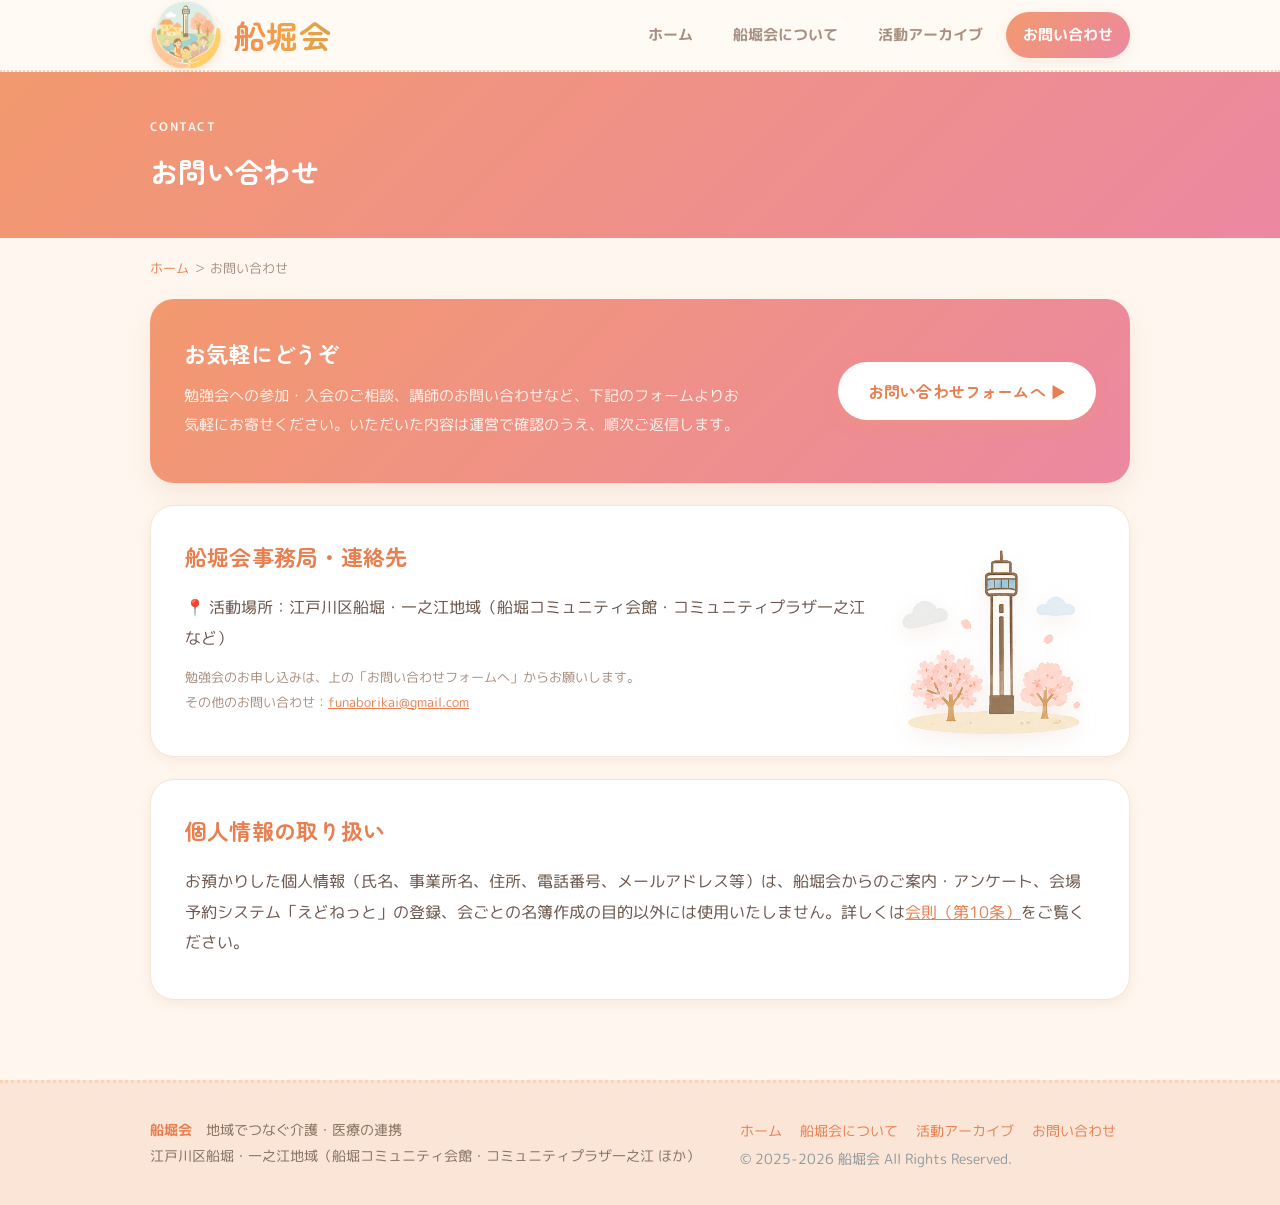
<file: contact.html>
<!DOCTYPE html>
<html lang="ja">
<head>
<meta charset="UTF-8">
<meta name="viewport" content="width=device-width, initial-scale=1.0">
<meta name="description" content="船堀会へのお問い合わせ・勉強会の参加・入会のご相談はこちら。東京都江戸川区で活動しています。">
<link rel="canonical" href="https://funaborikai.github.io/contact.html">
<meta property="og:type" content="website">
<meta property="og:site_name" content="船堀会">
<meta property="og:title" content="お問い合わせ ｜ 船堀会">
<meta property="og:description" content="船堀会へのお問い合わせ・勉強会の参加・入会のご相談はこちら。東京都江戸川区で活動しています。">
<meta property="og:url" content="https://funaborikai.github.io/contact.html">
<meta property="og:image" content="https://funaborikai.github.io/logo-mark.png">
<meta property="og:locale" content="ja_JP">
<title>お問い合わせ ｜ 船堀会</title>
<link rel="preconnect" href="https://fonts.googleapis.com">
<link rel="preconnect" href="https://fonts.gstatic.com" crossorigin>
<link href="https://fonts.googleapis.com/css2?family=Noto+Sans+JP:wght@400;500;700;900&display=swap" rel="stylesheet">
<link rel="stylesheet" href="style.css?v=30">
</head>
<body>

<header class="site">
  <div class="wrap nav">
    <a class="logo" href="index.html"><img class="logo-mark" src="logo-mark.png" alt="船堀会ロゴ"><span class="logo-name">船堀会</span></a>
    <input type="checkbox" id="navtoggle" class="nav-toggle" aria-hidden="true">
    <label for="navtoggle" class="nav-burger" aria-label="メニュー"><span></span><span></span><span></span></label>
    <nav>
      <a href="index.html">ホーム</a>
      <a href="about.html">船堀会について</a>
      <a href="archive.html">活動アーカイブ</a>
      <a href="contact.html" class="active">お問い合わせ</a>
    </nav>
  </div>
</header>

<section class="page-head">
  <div class="wrap">
    <p class="eyebrow">CONTACT</p>
    <h1>お問い合わせ</h1>
  </div>
</section>

<main class="wrap">
  <p class="crumbs"><a href="index.html">ホーム</a> ＞ お問い合わせ</p>

  <section class="block" style="padding-top:18px">
    <div class="contact-card">
      <div class="contact-text">
        <h2>お気軽にどうぞ</h2>
        <p>勉強会への参加・入会のご相談、講師のお問い合わせなど、下記のフォームよりお気軽にお寄せください。いただいた内容は運営で確認のうえ、順次ご返信します。</p>
      </div>
      <a class="btn" href="https://docs.google.com/forms/d/e/1FAIpQLSePLU1BvrMc3LwfKMR21jm-T5EjtvwsXnSaixPYV8ZQ2AJezw/viewform" target="_blank" rel="noopener">お問い合わせフォームへ ▶</a>
    </div>

    <div class="prose" style="margin-top:22px">
      <img class="deco-side" src="images/deco/d02.png" alt="">
      <h2>船堀会事務局・連絡先</h2>
      <p>
        📍 活動場所：江戸川区船堀・一之江地域（船堀コミュニティ会館・コミュニティプラザ一之江 など）
      </p>
      <p style="font-size:13px;color:var(--muted);margin-top:6px">
        勉強会のお申し込みは、上の「お問い合わせフォームへ」からお願いします。<br>
        その他のお問い合わせ：<a href="mailto:funaborikai@gmail.com">funaborikai@gmail.com</a>
      </p>
    </div>

    <div class="prose">
      <h2>個人情報の取り扱い</h2>
      <p>お預かりした個人情報（氏名、事業所名、住所、電話番号、メールアドレス等）は、船堀会からのご案内・アンケート、会場予約システム「えどねっと」の登録、会ごとの名簿作成の目的以外には使用いたしません。詳しくは<a href="about.html">会則（第10条）</a>をご覧ください。</p>
    </div>
  </section>
</main>

<footer>
  <div class="wrap">
    <div>
      <strong>船堀会</strong>　地域でつなぐ介護・医療の連携<br>
      江戸川区船堀・一之江地域（船堀コミュニティ会館・コミュニティプラザ一之江 ほか）
    </div>
    <div class="fnav">
      <a href="index.html">ホーム</a>
      <a href="about.html">船堀会について</a>
      <a href="archive.html">活動アーカイブ</a>
      <a href="contact.html">お問い合わせ</a><br>
      <span style="color:#8c99a0">© 2025-2026 船堀会 All Rights Reserved.</span>
    </div>
  </div>
</footer>

</body>
</html>
</file>
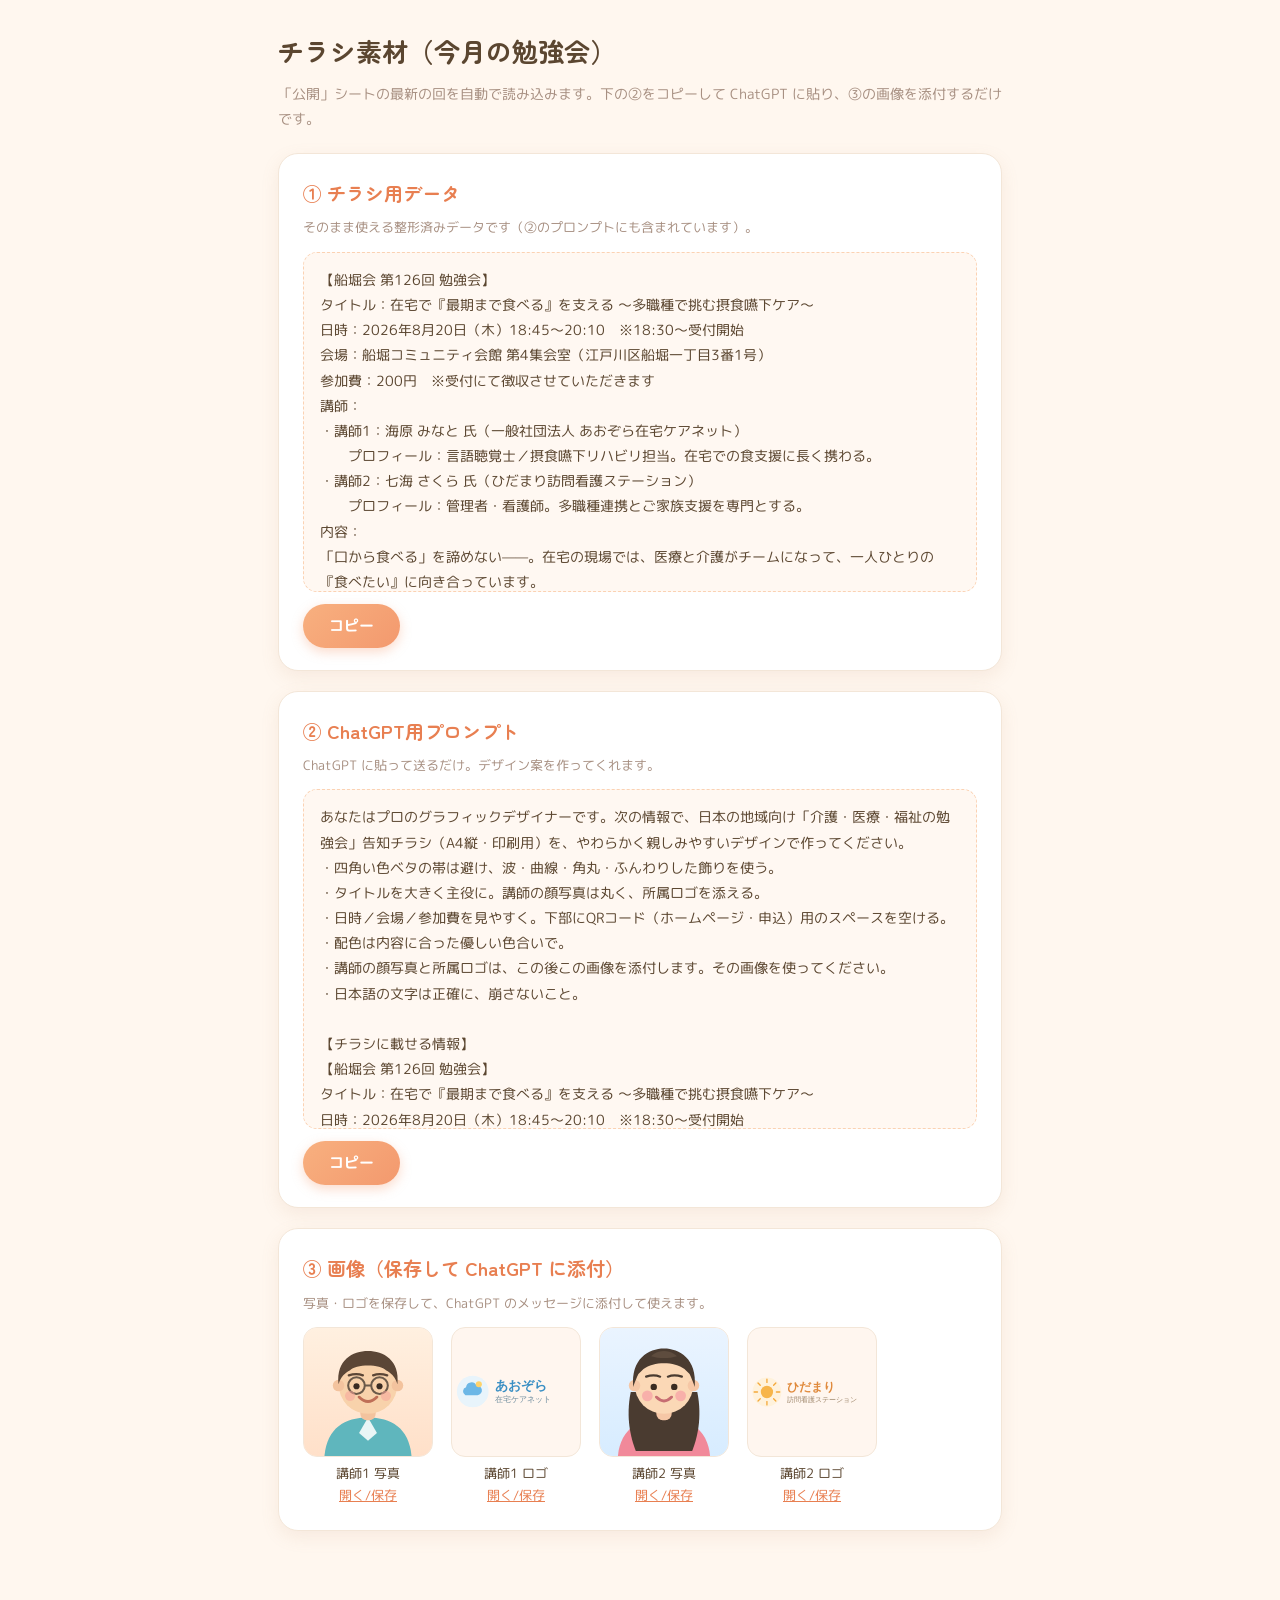
<file: flyer-brief.html>
<!DOCTYPE html>
<html lang="ja">
<head>
<meta charset="UTF-8">
<meta name="viewport" content="width=device-width, initial-scale=1.0">
<title>チラシ素材（今月の勉強会）｜ 船堀会</title>
<link rel="preconnect" href="https://fonts.googleapis.com">
<link href="https://fonts.googleapis.com/css2?family=Zen+Maru+Gothic:wght@400;500;700;900&family=M+PLUS+Rounded+1c:wght@400;500;700&display=swap" rel="stylesheet">
<style>
  :root{ --ink:#5b4630; --coral:#f3996e; --coral-d:#e87f51; --peach:#fbd2b3; --muted:#a78f81; --line:#f3e6d8; }
  *{ box-sizing:border-box; }
  body{ margin:0; background:#fff7ef; font-family:"M PLUS Rounded 1c",system-ui,"Hiragino Maru Gothic ProN",Meiryo,sans-serif; color:var(--ink); line-height:1.8; }
  .wrap{ max-width:760px; margin:0 auto; padding:28px 18px 60px; }
  h1{ font-family:"Zen Maru Gothic",sans-serif; font-size:26px; margin:0 0 6px; }
  .sub{ color:var(--muted); font-size:14px; margin:0 0 22px; }
  .card{ background:#fff; border:1px solid var(--line); border-radius:20px; box-shadow:0 6px 18px rgba(190,140,110,.12); padding:22px 24px; margin:0 0 20px; }
  .card h2{ font-family:"Zen Maru Gothic",sans-serif; font-size:19px; color:var(--coral-d); margin:0 0 6px; }
  .hint{ color:var(--muted); font-size:13px; margin:0 0 12px; }
  .box{ background:#fff8f2; border:1px dashed var(--peach); border-radius:14px; padding:14px 16px; font-size:14px; white-space:pre-wrap; word-break:break-word; margin:0 0 12px; font-family:inherit; max-height:340px; overflow:auto; }
  .btn{ background:linear-gradient(135deg,#f8b07f,var(--coral)); color:#fff; border:none; border-radius:999px; padding:11px 26px; font-size:15px; font-weight:700; cursor:pointer; box-shadow:0 4px 12px rgba(243,153,110,.35); font-family:inherit; }
  .btn:hover{ transform:translateY(-1px); }
  .imgs{ display:flex; gap:18px; flex-wrap:wrap; }
  .imgs figure{ margin:0; text-align:center; }
  .imgs img{ width:130px; height:130px; object-fit:contain; background:#fff6ef; border:1px solid var(--line); border-radius:14px; display:block; }
  .imgs figcaption{ font-size:12.5px; margin-top:6px; }
  .imgs a{ color:var(--coral-d); font-size:12.5px; }
  .mini{ font-size:12.5px; color:var(--muted); word-break:break-all; }
  .empty{ color:var(--muted); }
</style>
</head>
<body>
<div class="wrap">
  <h1>チラシ素材（今月の勉強会）</h1>
  <p class="sub">「公開」シートの最新の回を自動で読み込みます。下の②をコピーして ChatGPT に貼り、③の画像を添付するだけです。</p>
  <div id="mount"><p class="empty">読み込み中…</p></div>
</div>

<script src="app.js?v=30"></script>
<script>
function copyText(id, btn){
  var t=document.getElementById(id).textContent;
  navigator.clipboard.writeText(t).then(function(){ var o=btn.textContent; btn.textContent='コピーしました ✓'; setTimeout(function(){btn.textContent=o;},1500); },
  function(){ var el=document.getElementById(id); var r=document.createRange(); r.selectNodeContents(el); var s=getSelection(); s.removeAllRanges(); s.addRange(r); });
}
function briefText(e){
  var sp=e.speakers.map(function(s,i){
    return '・講師'+(i+1)+'：'+nameHonor(s.name)+(s.company?'（'+s.company+'）':'')+(s.profile?'\n　　プロフィール：'+s.profile:'');
  }).join('\n');
  var applyOK=String(e.formUrl||'').indexOf('http')===0;
  return '【船堀会 第'+e.no+'回 勉強会】\n'+
    'タイトル：'+e.title+'\n'+
    '日時：'+e.dateLabel+'\n'+
    '会場：'+e.place+'\n'+
    (e.fee?'参加費：'+e.fee+'\n':'')+
    '講師：\n'+sp+'\n'+
    (e.summary?'内容：\n'+tidySummary(e.summary)+'\n':'')+
    (applyOK?'申込フォーム：'+e.formUrl+'\n':'')+
    'ホームページ：https://funaborikai.github.io/';
}
function promptText(e){
  return 'あなたはプロのグラフィックデザイナーです。次の情報で、日本の地域向け「介護・医療・福祉の勉強会」告知チラシ（A4縦・印刷用）を、やわらかく親しみやすいデザインで作ってください。\n'+
    '・四角い色ベタの帯は避け、波・曲線・角丸・ふんわりした飾りを使う。\n'+
    '・タイトルを大きく主役に。講師の顔写真は丸く、所属ロゴを添える。\n'+
    '・日時／会場／参加費を見やすく。下部にQRコード（ホームページ・申込）用のスペースを空ける。\n'+
    '・配色は内容に合った優しい色合いで。\n'+
    '・講師の顔写真と所属ロゴは、この後この画像を添付します。その画像を使ってください。\n・日本語の文字は正確に、崩さないこと。\n\n'+
    '【チラシに載せる情報】\n'+briefText(e);
}
function imgsCard(e){
  var items='';
  e.speakers.forEach(function(s,i){
    if(s.photo) items+='<figure><img src="'+esc(s.photo)+'" alt=""><figcaption>講師'+(i+1)+' 写真<br><a href="'+esc(s.photo)+'" target="_blank" rel="noopener">開く/保存</a></figcaption></figure>';
    if(s.logo)  items+='<figure><img src="'+esc(s.logo)+'" alt=""><figcaption>講師'+(i+1)+' ロゴ<br><a href="'+esc(s.logo)+'" target="_blank" rel="noopener">開く/保存</a></figcaption></figure>';
  });
  if(!items) return '';
  return '<div class="card"><h2>③ 画像（保存して ChatGPT に添付）</h2><p class="hint">写真・ロゴを保存して、ChatGPT のメッセージに添付して使えます。</p><div class="imgs">'+items+'</div></div>';
}
function render(e){
  var m=document.getElementById('mount');
  if(!e){ m.innerHTML='<div class="card"><p class="empty">まだ勉強会が登録されていません。「公開」シートに入力すると、ここに素材が出ます。</p></div>'; return; }
  m.innerHTML=
    '<div class="card"><h2>① チラシ用データ</h2><p class="hint">そのまま使える整形済みデータです（②のプロンプトにも含まれています）。</p>'+
      '<pre id="brief" class="box">'+esc(briefText(e))+'</pre><button class="btn" onclick="copyText(\'brief\',this)">コピー</button></div>'+
    '<div class="card"><h2>② ChatGPT用プロンプト</h2><p class="hint">ChatGPT に貼って送るだけ。デザイン案を作ってくれます。</p>'+
      '<pre id="prompt" class="box">'+esc(promptText(e))+'</pre><button class="btn" onclick="copyText(\'prompt\',this)">コピー</button></div>'+
    imgsCard(e);
}
loadEvents().then(function(events){ var sp=splitEvents(events); render(sp.upcoming[0]||sp.past[0]); })
  .catch(function(){ render(null); });
</script>
</body>
</html>
</file>
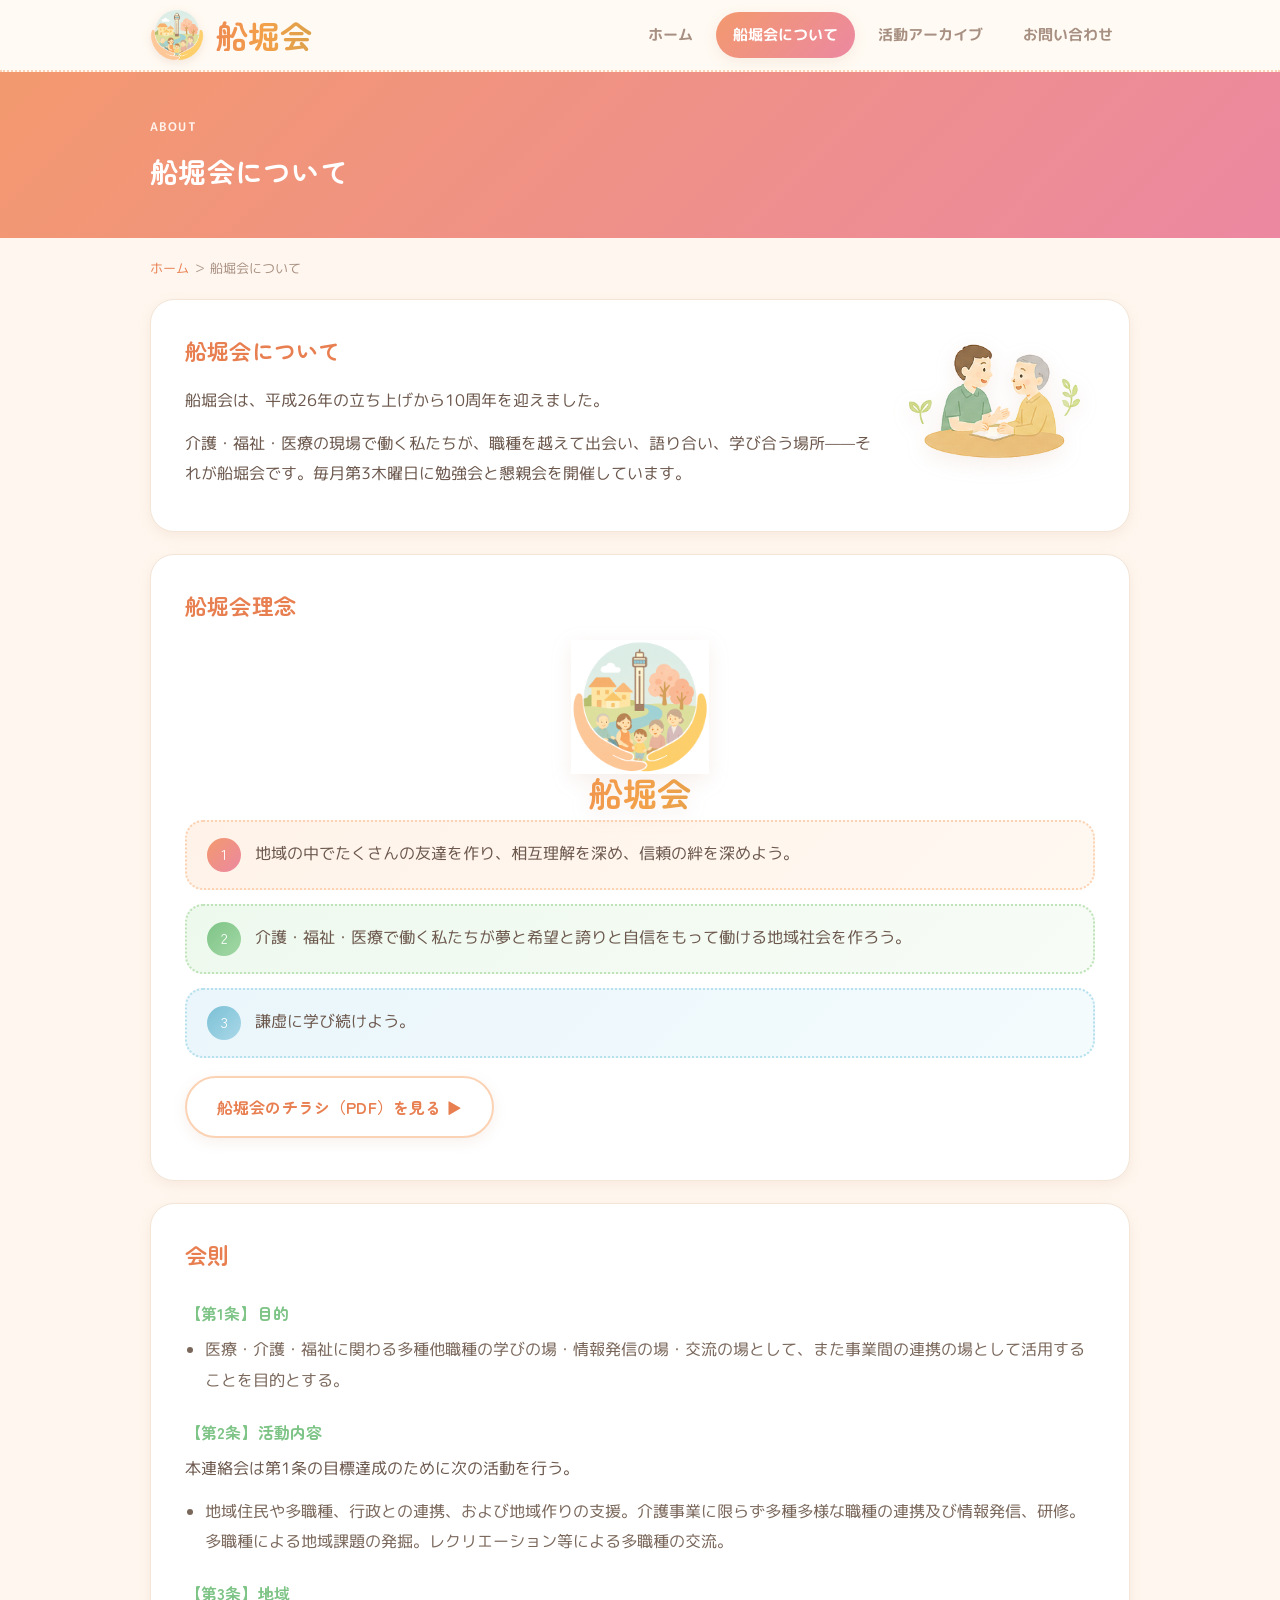
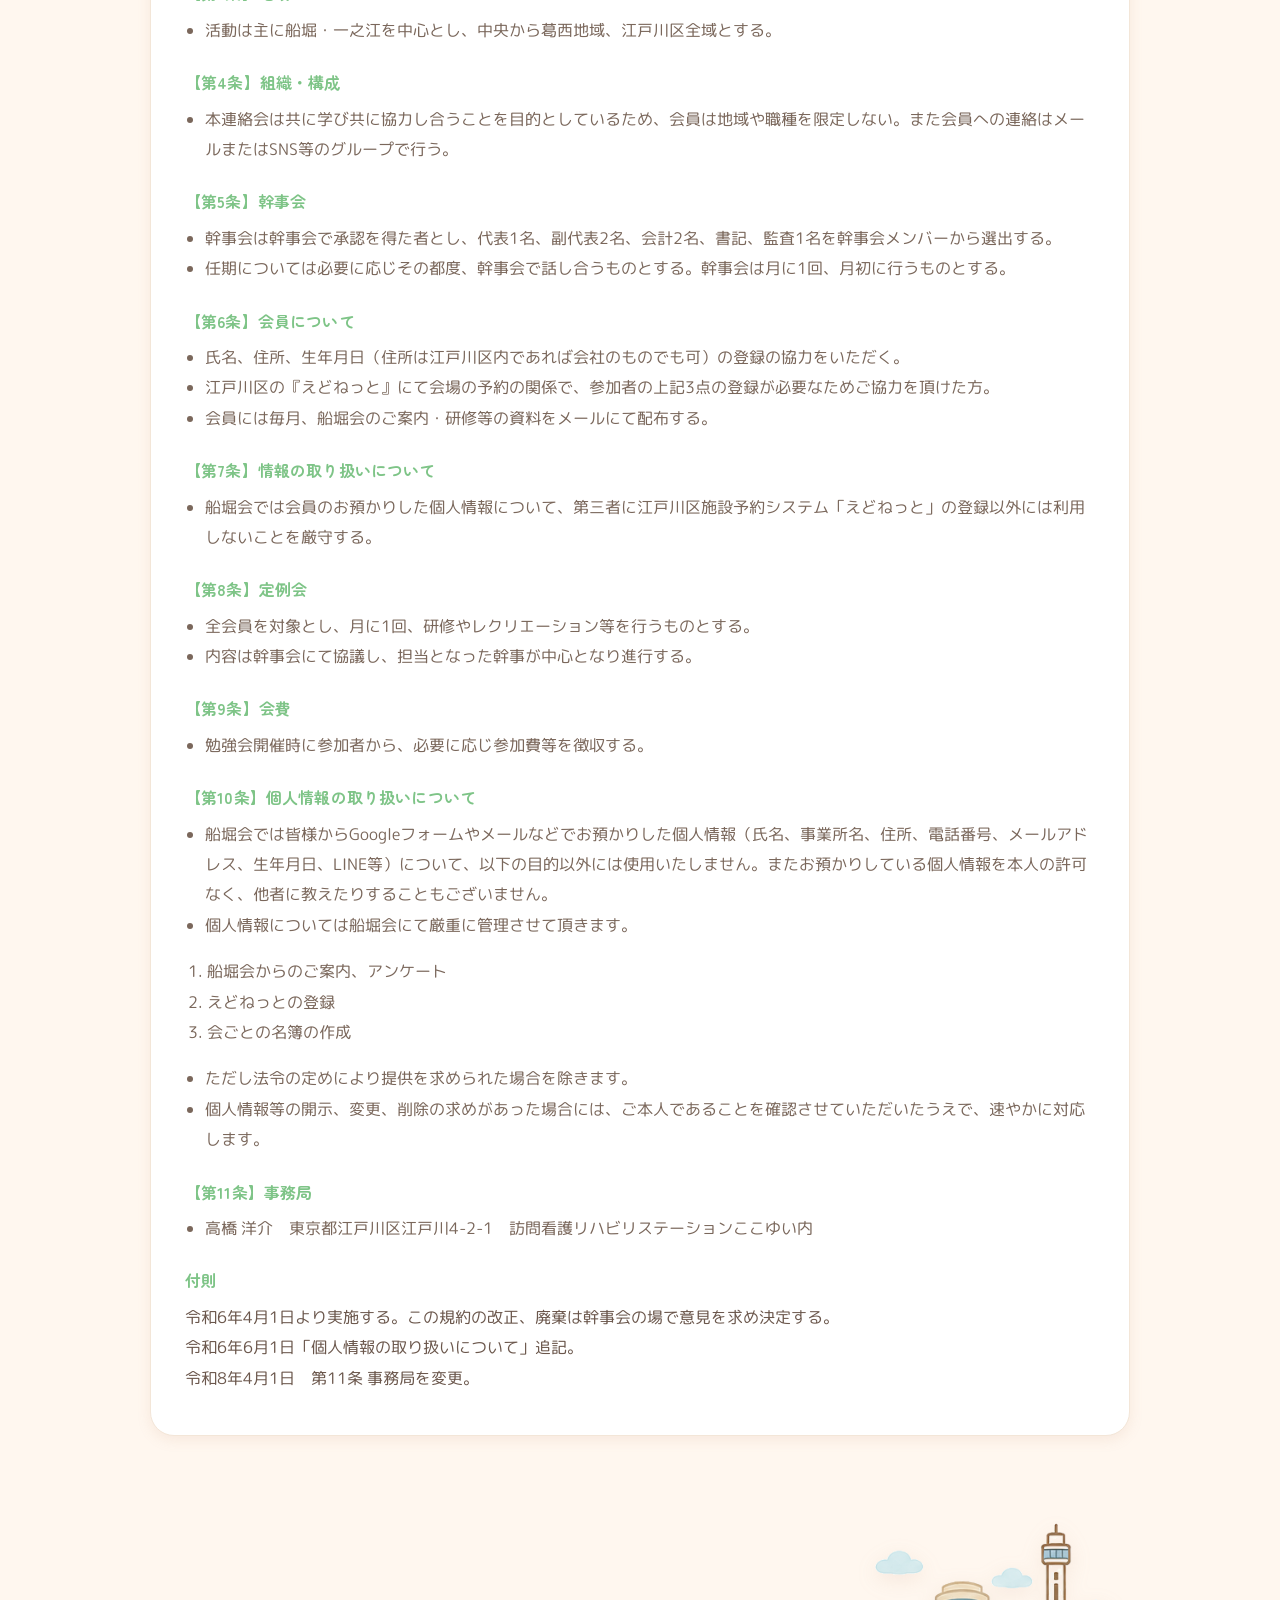
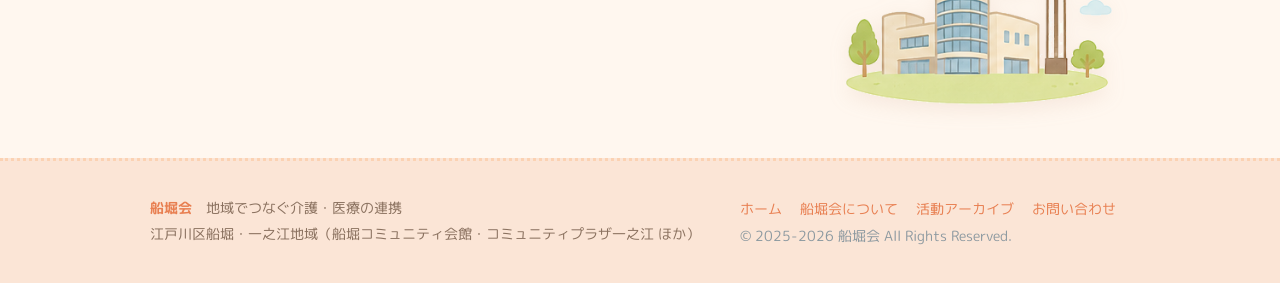
<file: 公開用/about.html>
<!DOCTYPE html>
<html lang="ja">
<head>
<meta charset="UTF-8">
<meta name="viewport" content="width=device-width, initial-scale=1.0">
<meta name="description" content="船堀会の理念・会則・歩み。平成26年の立ち上げから10周年。東京都江戸川区で、介護・福祉・医療の垣根を越えて出会い学び合う会です。">
<link rel="canonical" href="https://funaborikai.github.io/about.html">
<meta property="og:type" content="website">
<meta property="og:site_name" content="船堀会">
<meta property="og:title" content="船堀会について ｜ 船堀会">
<meta property="og:description" content="船堀会の理念・会則・歩み。平成26年の立ち上げから10周年。東京都江戸川区で、介護・福祉・医療の垣根を越えて出会い学び合う会です。">
<meta property="og:url" content="https://funaborikai.github.io/about.html">
<meta property="og:image" content="https://funaborikai.github.io/logo-mark.png">
<meta property="og:locale" content="ja_JP">
<title>船堀会について ｜ 船堀会</title>
<link rel="preconnect" href="https://fonts.googleapis.com">
<link rel="preconnect" href="https://fonts.gstatic.com" crossorigin>
<link href="https://fonts.googleapis.com/css2?family=Noto+Sans+JP:wght@400;500;700;900&display=swap" rel="stylesheet">
<link rel="stylesheet" href="style.css?v=32">
</head>
<body>

<header class="site">
  <div class="wrap nav">
    <a class="logo" href="index.html"><img class="logo-mark" src="logo-mark.png" alt="船堀会ロゴ"><span class="logo-name">船堀会</span></a>
    <input type="checkbox" id="navtoggle" class="nav-toggle" aria-hidden="true">
    <label for="navtoggle" class="nav-burger" aria-label="メニュー"><span></span><span></span><span></span></label>
    <nav>
      <a href="index.html">ホーム</a>
      <a href="about.html" class="active">船堀会について</a>
      <a href="archive.html">活動アーカイブ</a>
      <a href="contact.html">お問い合わせ</a>
    </nav>
  </div>
</header>

<section class="page-head">
  <div class="wrap">
    <p class="eyebrow">ABOUT</p>
    <h1>船堀会について</h1>
  </div>
</section>

<main class="wrap">
  <p class="crumbs"><a href="index.html">ホーム</a> ＞ 船堀会について</p>

  <section class="block" style="padding-top:18px">
    <div class="prose">
      <img class="deco-side" src="images/deco/d06.png" alt="">
      <h2>船堀会について</h2>
      <p>船堀会は、平成26年の立ち上げから10周年を迎えました。</p>
      <p>介護・福祉・医療の現場で働く私たちが、職種を越えて出会い、語り合い、学び合う場所——それが船堀会です。毎月第3木曜日に勉強会と懇親会を開催しています。</p>
    </div>

    <div class="prose">
      <h2>船堀会理念</h2>
      <figure class="deco-center" style="text-align:center;margin:4px auto 10px">
        <img src="logo.png" alt="船堀会ロゴ" style="width:200px;max-width:60%;height:auto;display:block;margin:0 auto">
        <figcaption style="font-family:'Zen Maru Gothic','M PLUS Rounded 1c',sans-serif;font-weight:700;font-size:34px;line-height:1;margin-top:2px;background:linear-gradient(95deg,#ee8a52,#f3a14a 50%,#dca04a);-webkit-background-clip:text;background-clip:text;color:transparent">船堀会</figcaption>
      </figure>
      <ul class="rinen">
        <li><span class="n">1</span><span>地域の中でたくさんの友達を作り、相互理解を深め、信頼の絆を深めよう。</span></li>
        <li><span class="n">2</span><span>介護・福祉・医療で働く私たちが夢と希望と誇りと自信をもって働ける地域社会を作ろう。</span></li>
        <li><span class="n">3</span><span>謙虚に学び続けよう。</span></li>
      </ul>
      <p style="margin-top:18px"><a class="btn secondary" href="https://funaborikai.wepage.com/library/68e5d7ef7dbd2f6563d9fc41/69d003e22b36cc5ad1c95c1f.pdf" target="_blank" rel="noopener">船堀会のチラシ（PDF）を見る ▶</a></p>
    </div>

    <div class="prose kaisoku">
      <h2>会則</h2>

      <h3>【第1条】目的</h3>
      <ul><li>医療・介護・福祉に関わる多種他職種の学びの場・情報発信の場・交流の場として、また事業間の連携の場として活用することを目的とする。</li></ul>

      <h3>【第2条】活動内容</h3>
      <p>本連絡会は第1条の目標達成のために次の活動を行う。</p>
      <ul><li>地域住民や多職種、行政との連携、および地域作りの支援。介護事業に限らず多種多様な職種の連携及び情報発信、研修。多職種による地域課題の発掘。レクリエーション等による多職種の交流。</li></ul>

      <h3>【第3条】地域</h3>
      <ul><li>活動は主に船堀・一之江を中心とし、中央から葛西地域、江戸川区全域とする。</li></ul>

      <h3>【第4条】組織・構成</h3>
      <ul><li>本連絡会は共に学び共に協力し合うことを目的としているため、会員は地域や職種を限定しない。また会員への連絡はメールまたはSNS等のグループで行う。</li></ul>

      <h3>【第5条】幹事会</h3>
      <ul>
        <li>幹事会は幹事会で承認を得た者とし、代表1名、副代表2名、会計2名、書記、監査1名を幹事会メンバーから選出する。</li>
        <li>任期については必要に応じその都度、幹事会で話し合うものとする。幹事会は月に1回、月初に行うものとする。</li>
      </ul>

      <h3>【第6条】会員について</h3>
      <ul>
        <li>氏名、住所、生年月日（住所は江戸川区内であれば会社のものでも可）の登録の協力をいただく。</li>
        <li>江戸川区の『えどねっと』にて会場の予約の関係で、参加者の上記3点の登録が必要なためご協力を頂けた方。</li>
        <li>会員には毎月、船堀会のご案内・研修等の資料をメールにて配布する。</li>
      </ul>

      <h3>【第7条】情報の取り扱いについて</h3>
      <ul><li>船堀会では会員のお預かりした個人情報について、第三者に江戸川区施設予約システム「えどねっと」の登録以外には利用しないことを厳守する。</li></ul>

      <h3>【第8条】定例会</h3>
      <ul>
        <li>全会員を対象とし、月に1回、研修やレクリエーション等を行うものとする。</li>
        <li>内容は幹事会にて協議し、担当となった幹事が中心となり進行する。</li>
      </ul>

      <h3>【第9条】会費</h3>
      <ul><li>勉強会開催時に参加者から、必要に応じ参加費等を徴収する。</li></ul>

      <h3>【第10条】個人情報の取り扱いについて</h3>
      <ul>
        <li>船堀会では皆様からGoogleフォームやメールなどでお預かりした個人情報（氏名、事業所名、住所、電話番号、メールアドレス、生年月日、LINE等）について、以下の目的以外には使用いたしません。またお預かりしている個人情報を本人の許可なく、他者に教えたりすることもございません。</li>
        <li>個人情報については船堀会にて厳重に管理させて頂きます。</li>
      </ul>
      <ol>
        <li>船堀会からのご案内、アンケート</li>
        <li>えどねっとの登録</li>
        <li>会ごとの名簿の作成</li>
      </ol>
      <ul>
        <li>ただし法令の定めにより提供を求められた場合を除きます。</li>
        <li>個人情報等の開示、変更、削除の求めがあった場合には、ご本人であることを確認させていただいたうえで、速やかに対応します。</li>
      </ul>

      <h3>【第11条】事務局</h3>
      <ul><li>高橋 洋介　東京都江戸川区江戸川4-2-1　訪問看護リハビリステーションここゆい内</li></ul>

      <h3>付則</h3>
      <p>令和6年4月1日より実施する。この規約の改正、廃棄は幹事会の場で意見を求め決定する。<br>令和6年6月1日「個人情報の取り扱いについて」追記。<br>令和8年4月1日　第11条 事務局を変更。</p>
    </div>
  </section>
  <div class="deco-br"><img src="images/deco/d08.png" alt=""></div>
</main>

<footer>
  <div class="wrap">
    <div>
      <strong>船堀会</strong>　地域でつなぐ介護・医療の連携<br>
      江戸川区船堀・一之江地域（船堀コミュニティ会館・コミュニティプラザ一之江 ほか）
    </div>
    <div class="fnav">
      <a href="index.html">ホーム</a>
      <a href="about.html">船堀会について</a>
      <a href="archive.html">活動アーカイブ</a>
      <a href="contact.html">お問い合わせ</a><br>
      <span style="color:#8c99a0">© 2025-2026 船堀会 All Rights Reserved.</span>
    </div>
  </div>
</footer>

</body>
</html>
</file>
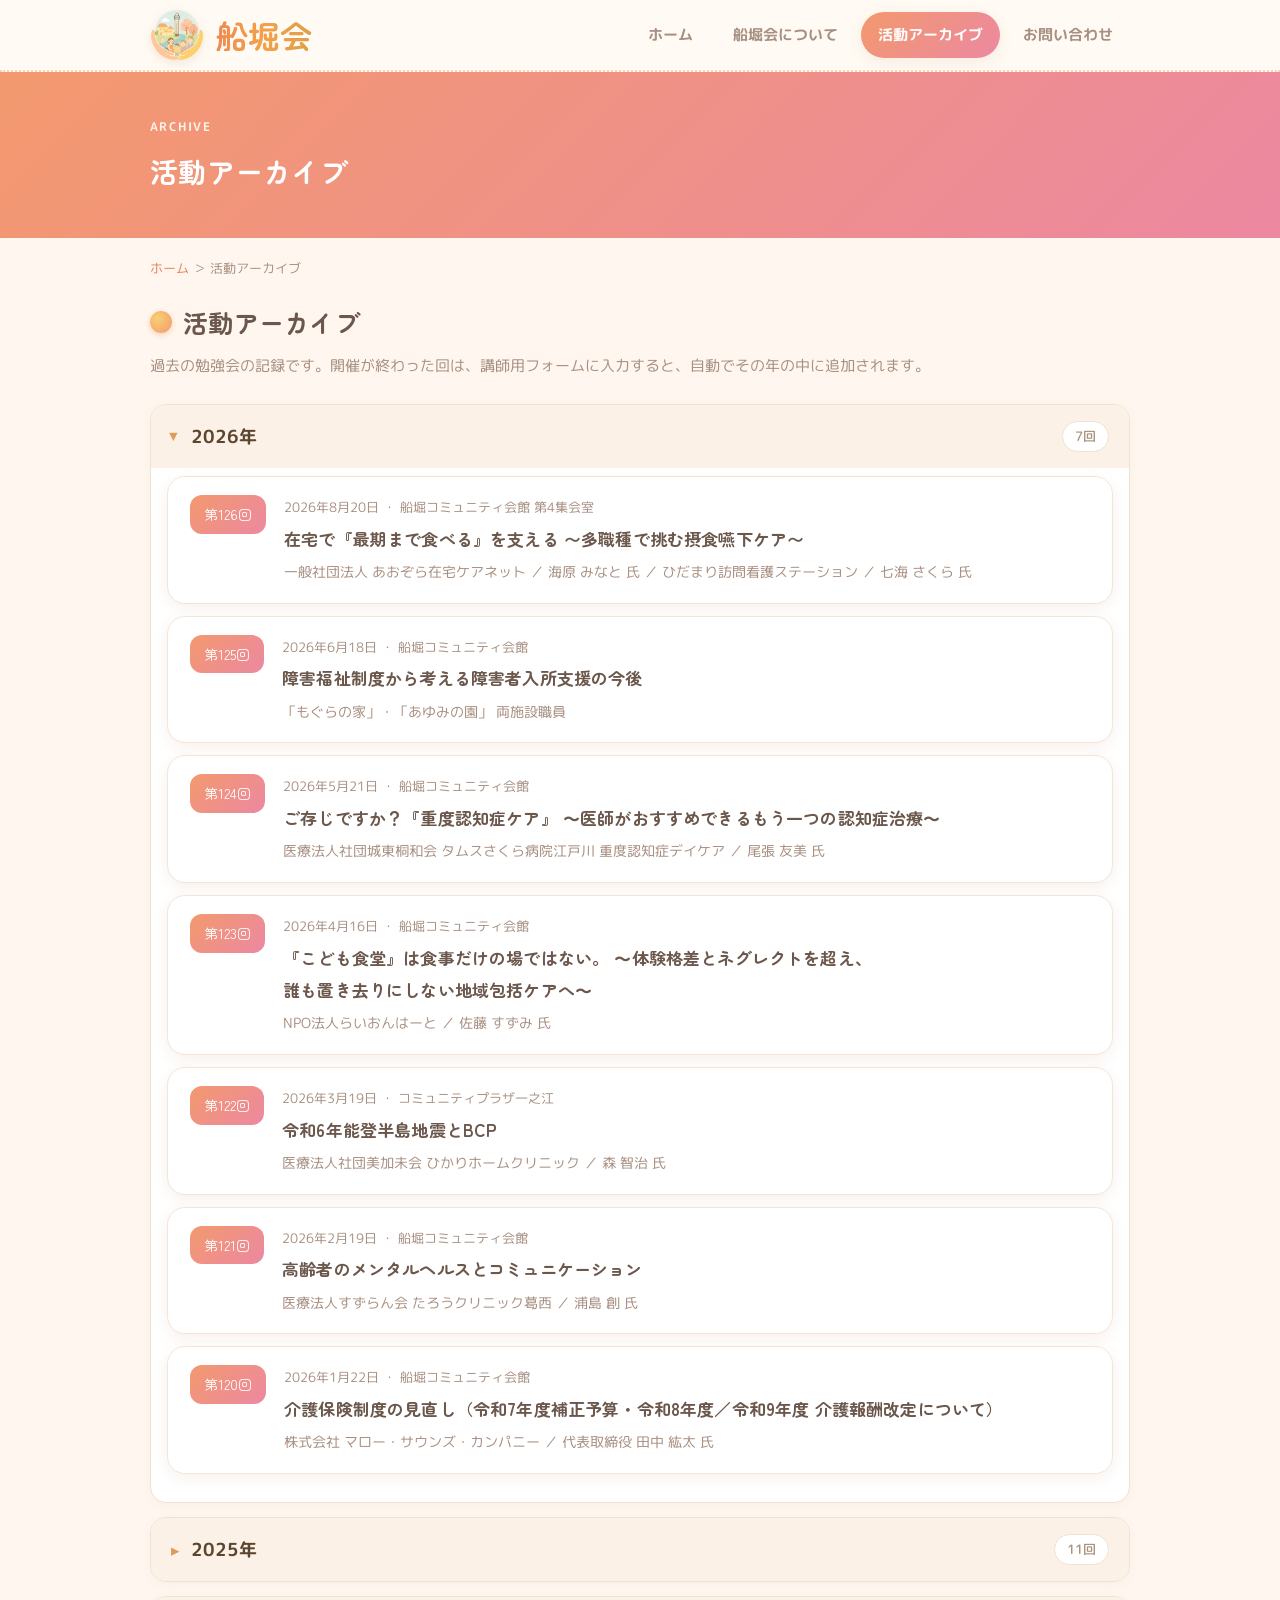
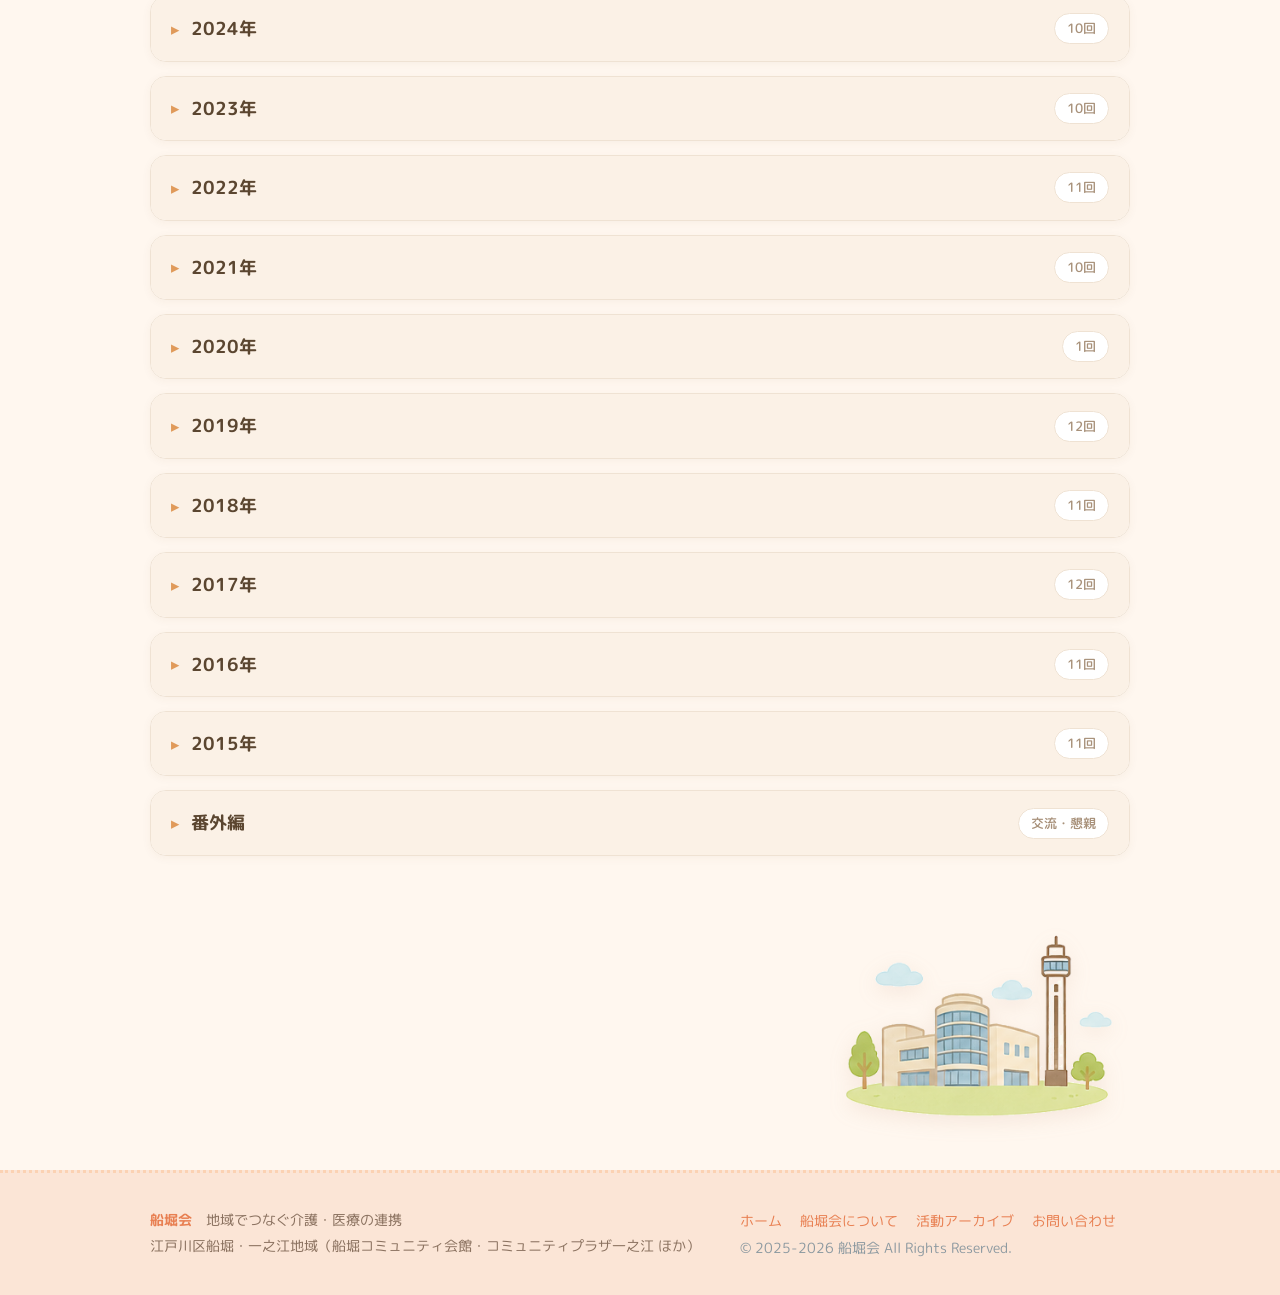
<file: 公開用/archive.html>
<!DOCTYPE html>
<html lang="ja">
<head>
<meta charset="UTF-8">
<meta name="viewport" content="width=device-width, initial-scale=1.0">
<meta name="description" content="船堀会のこれまでの勉強会の記録（活動アーカイブ）。江戸川区で開催してきた介護・福祉・医療の勉強会テーマと講師の一覧です。">
<link rel="canonical" href="https://funaborikai.github.io/archive.html">
<meta property="og:type" content="website">
<meta property="og:site_name" content="船堀会">
<meta property="og:title" content="活動アーカイブ ｜ 船堀会">
<meta property="og:description" content="船堀会のこれまでの勉強会の記録（活動アーカイブ）。江戸川区で開催してきた介護・福祉・医療の勉強会テーマと講師の一覧です。">
<meta property="og:url" content="https://funaborikai.github.io/archive.html">
<meta property="og:image" content="https://funaborikai.github.io/logo-mark.png">
<meta property="og:locale" content="ja_JP">
<title>活動アーカイブ ｜ 船堀会</title>
<link rel="preconnect" href="https://fonts.googleapis.com">
<link rel="preconnect" href="https://fonts.gstatic.com" crossorigin>
<link href="https://fonts.googleapis.com/css2?family=Noto+Sans+JP:wght@400;500;700;900&display=swap" rel="stylesheet">
<link rel="stylesheet" href="style.css?v=32">
</head>
<body>

<header class="site">
  <div class="wrap nav">
    <a class="logo" href="index.html"><img class="logo-mark" src="logo-mark.png" alt="船堀会ロゴ"><span class="logo-name">船堀会</span></a>
    <input type="checkbox" id="navtoggle" class="nav-toggle" aria-hidden="true">
    <label for="navtoggle" class="nav-burger" aria-label="メニュー"><span></span><span></span><span></span></label>
    <nav>
      <a href="index.html">ホーム</a>
      <a href="about.html">船堀会について</a>
      <a href="archive.html" class="active">活動アーカイブ</a>
      <a href="contact.html">お問い合わせ</a>
    </nav>
  </div>
</header>

<section class="page-head">
  <div class="wrap">
    <p class="eyebrow">ARCHIVE</p>
    <h1>活動アーカイブ</h1>
  </div>
</section>

<main class="wrap">
  <p class="crumbs"><a href="index.html">ホーム</a> ＞ 活動アーカイブ</p>

  <section class="block" style="padding-top:18px">
    <h2 class="sec">活動アーカイブ</h2>
    <p class="sec-sub">過去の勉強会の記録です。開催が終わった回は、講師用フォームに入力すると、自動でその年の中に追加されます。</p>
    <div id="archive-mount"></div>
    <details class="year-acc" open>
      <summary>2026年 <span class="cnt">6回</span></summary>
      <div class="year-body">
        <div class="arch-item"><span class="no">第125回</span><div class="main"><p class="date">2026年6月18日 ・ 船堀コミュニティ会館</p><h3>障害福祉制度から考える障害者入所支援の今後</h3><p class="who">「もぐらの家」・「あゆみの園」 両施設職員</p></div></div>
        <div class="arch-item"><span class="no">第124回</span><div class="main"><p class="date">2026年5月21日 ・ 船堀コミュニティ会館</p><h3>ご存じですか？『重度認知症ケア』 ～医師がおすすめできるもう一つの認知症治療～</h3><p class="who">医療法人社団城東桐和会 タムスさくら病院江戸川 重度認知症デイケア ／ 尾張 友美 氏</p></div></div>
        <div class="arch-item"><span class="no">第123回</span><div class="main"><p class="date">2026年4月16日 ・ 船堀コミュニティ会館</p><h3>『こども食堂』は食事だけの場ではない。 ～体験格差とネグレクトを超え、誰も置き去りにしない地域包括ケアへ～</h3><p class="who">NPO法人らいおんはーと ／ 佐藤 すずみ 氏</p></div></div>
        <div class="arch-item"><span class="no">第122回</span><div class="main"><p class="date">2026年3月19日 ・ コミュニティプラザ一之江</p><h3>令和6年能登半島地震とBCP</h3><p class="who">医療法人社団美加未会 ひかりホームクリニック ／ 森 智治 氏</p></div></div>
        <div class="arch-item"><span class="no">第121回</span><div class="main"><p class="date">2026年2月19日 ・ 船堀コミュニティ会館</p><h3>高齢者のメンタルヘルスとコミュニケーション</h3><p class="who">医療法人すずらん会 たろうクリニック葛西 ／ 浦島 創 氏</p></div></div>
        <div class="arch-item"><span class="no">第120回</span><div class="main"><p class="date">2026年1月22日 ・ 船堀コミュニティ会館</p><h3>介護保険制度の見直し（令和7年度補正予算・令和8年度／令和9年度 介護報酬改定について）</h3><p class="who">株式会社 マロー・サウンズ・カンパニー ／ 代表取締役 田中 紘太 氏</p></div></div>
      </div>
    </details>
    <details class="year-acc">
      <summary>2025年 <span class="cnt">11回</span></summary>
      <div class="year-body">
        <div class="arch-item"><span class="no">第119回</span><div class="main"><p class="date">2025年11月20日 ・ 船堀コミュニティー会館 第4集会室</p><h3>要介護高齢者への口腔ケアと嚥下障害への対応 〜食べる喜びの支援〜</h3><p class="who">医療法人社団ハピネス すぎもと歯科・ファミリア歯科 ／ 訪問専門医 白井 朋代 先生</p></div></div>
        <div class="arch-item"><span class="no">第118回</span><div class="main"><p class="date">2025年10月16日 ・ 船堀コミュニティー会館 第4集会室</p><h3>お一人様支援</h3><p class="who">一般社団法人愛の会 ／ 主任ソーシャルワーカー・社会福祉士 岡江 晃児 氏</p></div></div>
        <div class="arch-item"><span class="no">第117回</span><div class="main"><p class="date">2025年9月25日</p><h3>最期の時を豊かに 〜在宅での看取りと高齢者の幸福感〜</h3><p class="who">ひまわりクリニック ／ 院長 山田 智子 先生</p></div></div>
        <div class="arch-item"><span class="no">第116回</span><div class="main"><p class="date">2025年8月28日</p><h3>心療内科医が語る「家族で考える最期」〜家族療法の視点から学ぶACP〜</h3><p class="who">聖路加国際病院 心療内科 ／ 医長・高齢者ケアチームリーダー 山田 宇以 先生</p></div></div>
        <div class="arch-item"><span class="no">第115回</span><div class="main"><p class="date">2025年7月17日</p><h3>フットケアの重要性</h3><p class="who">フットケア専門職</p></div></div>
        <div class="arch-item"><span class="no">第114回</span><div class="main"><p class="date">2025年6月19日</p><h3>ユマニチュード 〜「見る・話す・触れる・立つ」で伝えるケア〜</h3><p class="who">医療現場での実践報告</p></div></div>
        <div class="arch-item"><span class="no">第113回</span><div class="main"><p class="date">2025年5月15日</p><h3>老人ホームの探し方 〜高齢者施設の現状〜</h3><p class="who">ロイヤル介護 入居相談室</p></div></div>
        <div class="arch-item"><span class="no">第112回</span><div class="main"><p class="date">2025年4月17日</p><h3>訪問診療の相談員との情報交換会</h3><p class="who">訪問診療相談員 4名</p></div></div>
        <div class="arch-item"><span class="no">第111回</span><div class="main"><p class="date">2025年3月27日</p><h3>障がい者支援の現状と課題</h3><p class="who">江戸川区議会議員 神尾 てるあき 氏</p></div></div>
        <div class="arch-item"><span class="no">第110回</span><div class="main"><p class="date">2025年2月20日</p><h3>ヤングケアラー</h3><p class="who">グループワーク</p></div></div>
        <div class="arch-item"><span class="no">第109回</span><div class="main"><p class="date">2025年1月23日 ・ 船堀コミュニティー会館 集会室第4</p><h3>診ることを通して不確実性や曖昧さを許容する能力を育てましょう 〜答えのない時代に、答えを求めない思考を〜</h3><p class="who">たろうクリニック ／ 訪問医・写真家 鮫島 先生</p></div></div>
      </div>
    </details>
    <details class="year-acc">
      <summary>2024年 <span class="cnt">10回</span></summary>
      <div class="year-body">
        <div class="arch-item"><span class="no">第108回</span><div class="main"><p class="date">2024年11月21日</p><h3>管理栄養士の仕事について</h3><p class="who">管理栄養士</p></div></div>
        <div class="arch-item"><span class="no">第107回</span><div class="main"><p class="date">2024年10月17日</p><h3>これからの摂食嚥下リハビリテーション</h3><p class="who">東京科学大学大学院 医歯学総合研究科 ／ 教授 戸原 玄 先生</p></div></div>
        <div class="arch-item"><span class="no">第106回</span><div class="main"><p class="date">2024年9月19日</p><h3>認知症と診断されて…</h3><p class="who">認知症当事者 竹内 裕 氏（対談形式）</p></div></div>
        <div class="arch-item"><span class="no">第105回</span><div class="main"><p class="date">2024年8月15日</p><h3>ACPの前に知っておきたい終末期医療の知識</h3><p class="who">終末期医療の専門職</p></div></div>
        <div class="arch-item"><span class="no">第104回</span><div class="main"><p class="date">2024年7月18日</p><h3>フットケアの重要性</h3><p class="who">フットケア専門職（実演あり）</p></div></div>
        <div class="arch-item"><span class="no">第103回</span><div class="main"><p class="date">2024年6月20日 ・ 船堀コミュニティー会館 第4集会室</p><h3>思いを伝える「もしもの時」その前に考えよう 〜大病からの生還と私たちのACP〜</h3><p class="who">体験を交えたACPのお話</p></div></div>
        <div class="arch-item"><span class="no">第102回</span><div class="main"><p class="date">2024年5月16日 ・ 船堀コミュニティー会館 第4集会室</p><h3>共生社会を目指して 〜江戸川区の認知症施策と公式アプリ「eito」〜</h3><p class="who">江戸川区の認知症施策のご紹介</p></div></div>
        <div class="arch-item"><span class="no">第101回</span><div class="main"><p class="date">2024年4月18日 ・ 船堀コミュニティ会館 集会室第4</p><h3>医療の視点と介護の視点 〜事例から学ぶグループワーク〜</h3><p class="who">ひまわりクリニック 山田 先生</p></div></div>
        <div class="arch-item"><span class="no">第100回</span><div class="main"><p class="date">2024年2月15日</p><h3>第100回記念 〜これからの地域連携〜</h3><p class="who">江戸川区で地域連携にご尽力された方</p></div></div>
        <div class="arch-item"><span class="no">第99回</span><div class="main"><p class="date">2024年1月18日</p><h3>令和6年度 介護保険制度改正・トリプル改定について</h3><p class="who">制度改定の解説</p></div></div>
      </div>
    </details>
    <details class="year-acc">
      <summary>2023年 <span class="cnt">10回</span></summary>
      <div class="year-body">
        <div class="arch-item"><span class="no">第97回</span><div class="main"><p class="date">2023年11月16日</p><h3>ICTを活用した多職種連携について</h3><p class="who">多職種連携の実践</p></div></div>
        <div class="arch-item"><span class="no">第96回</span><div class="main"><p class="date">2023年10月19日 ・ 船堀コミュニティー会館 集会室第4</p><h3>福祉用具の体験勉強会 〜知って、体験して、万が一に備えよう〜</h3><p class="who">福祉用具の体験ワーク</p></div></div>
        <div class="arch-item"><span class="no">第95回</span><div class="main"><p class="date">2023年9月21日 ・ コミュニティプラザ一之江 集会室第2</p><h3>最近の葬儀から考える終活</h3><p class="who">葬儀・終活のお話</p></div></div>
        <div class="arch-item"><span class="no">第94回</span><div class="main"><p class="date">2023年8月17日</p><h3>江戸川区のゴミ屋敷問題を考える</h3><p class="who">地域課題のお話</p></div></div>
        <div class="arch-item"><span class="no">第93回</span><div class="main"><p class="date">2023年7月20日 ・ コミュニティプラザ一之江 集会室第4</p><h3>定期巡回・随時対応型訪問介護看護「しろひげレンジャー24時」</h3><p class="who">定期巡回サービスの実際</p></div></div>
        <div class="arch-item"><span class="no">第92回</span><div class="main"><p class="date">2023年6月22日 ・ コミュニティプラザ一之江 集会室第2</p><h3>パーキンソン病の介護について考えよう</h3><p class="who">パーキンソン病の介護</p></div></div>
        <div class="arch-item"><span class="no">第91回</span><div class="main"><p class="date">2023年5月18日</p><h3>会場開催 再開記念トークセッション</h3><p class="who">医療法人社団ハピネス 杉本 先生 ／ kokoa訪問鍼灸マッサージ 市毛 先生</p></div></div>
        <div class="arch-item"><span class="no">第90回</span><div class="main"><p class="date">2023年4月20日</p><h3>近況報告会（会食形式での交流会）</h3><p class="who">参加者交流</p></div></div>
        <div class="arch-item"><span class="no">第89回</span><div class="main"><p class="date">2023年2月16日 ・ ZOOM開催（オンライン）</p><h3>これからの介護保険改定について 〜2024年トリプル改定に向けて〜</h3><p class="who">制度改定の解説</p></div></div>
        <div class="arch-item"><span class="no">第88回</span><div class="main"><p class="date">2023年1月26日 ・ ZOOM開催（オンライン）</p><h3>わたしにできる地域連携って</h3><p class="who">地域連携のお話</p></div></div>
      </div>
    </details>
    <details class="year-acc">
      <summary>2022年 <span class="cnt">11回</span></summary>
      <div class="year-body">
        <div class="arch-item"><span class="no">第87回</span><div class="main"><p class="date">2022年11月17日 ・ ZOOM開催（オンライン）</p><h3>新型コロナウイルスクラスター発生！ 〜あなたの事業所はだいじょうぶ？〜</h3><p class="who">区内施設のクラスター事例とBCP</p></div></div>
        <div class="arch-item"><span class="no">第86回</span><div class="main"><p class="date">2022年10月20日 ・ ZOOM開催（オンライン）</p><h3>ケアマネージャーに聞いてみよう</h3><p class="who">ケアマネージャー 3名（座談会）</p></div></div>
        <div class="arch-item"><span class="no">第85回</span><div class="main"><p class="date">2022年9月15日 ・ ZOOM開催（オンライン）</p><h3>もしバナゲームしませんか 〜わたしにとって大切なもの〜</h3><p class="who">ゲーム形式のグループワーク</p></div></div>
        <div class="arch-item"><span class="no">第84回</span><div class="main"><p class="date">2022年8月18日 ・ ZOOM＋会場（ハイブリッド）</p><h3>コロナ禍に癒しを 〜訪問鍼灸マッサージの現場から〜</h3><p class="who">からだ元気治療院</p></div></div>
        <div class="arch-item"><span class="no">第83回</span><div class="main"><p class="date">2022年7月21日 ・ ZOOM開催（オンライン）</p><h3>介護事故と保険請求について</h3><p class="who">保険の専門家（事例を交えて）</p></div></div>
        <div class="arch-item"><span class="no">第82回</span><div class="main"><p class="date">2022年6月16日 ・ ZOOM開催（オンライン）</p><h3>緩和ケア 〜病院と在宅の違い〜</h3><p class="who">緩和ケア認定看護師</p></div></div>
        <div class="arch-item"><span class="no">第81回</span><div class="main"><p class="date">2022年5月26日 ・ ZOOM開催（オンライン）</p><h3>吉野家レトルトケア牛丼の提案 〜吉野家が考える嚥下食〜</h3><p class="who">株式会社吉野家</p></div></div>
        <div class="arch-item"><span class="no">第80回</span><div class="main"><p class="date">2022年4月21日 ・ ZOOM開催（オンライン）</p><h3>働きやすい職場とは</h3><p class="who">座談会</p></div></div>
        <div class="arch-item"><span class="no">第79回</span><div class="main"><p class="date">2022年3月17日 ・ ZOOM開催（オンライン）</p><h3>歩行・ウォーキングについて</h3><p class="who">勉強会・グループワーク</p></div></div>
        <div class="arch-item"><span class="no">第78回</span><div class="main"><p class="date">2022年2月17日 ・ ZOOM開催（オンライン）</p><h3>認知症の対応について、お話しませんか？</h3><p class="who">「注文を間違える料理店」スタッフ 木村 誠 先生</p></div></div>
        <div class="arch-item"><span class="no">第77回</span><div class="main"><p class="date">2022年1月20日 ・ ZOOM開催（オンライン）</p><h3>オンライン勉強会（グループワーク）</h3><p class="who">勉強会・グループワーク</p></div></div>
      </div>
    </details>
    <details class="year-acc">
      <summary>2021年 <span class="cnt">10回</span></summary>
      <div class="year-body">
        <div class="arch-item"><span class="no">第76回</span><div class="main"><p class="date">2021年12月16日 ・ ZOOM開催（オンライン）</p><h3>今年を振り返り、来年に向かっての抱負</h3><p class="who">参加者ディスカッション</p></div></div>
        <div class="arch-item"><span class="no">第75回</span><div class="main"><p class="date">2021年11月18日 ・ ZOOM開催（オンライン）</p><h3>グループワーク</h3><p class="who">勉強会・グループワーク</p></div></div>
        <div class="arch-item"><span class="no">第74回</span><div class="main"><p class="date">2021年10月21日 ・ ZOOM開催（オンライン）</p><h3>人と人との繋がりについて考えませんか（座談会）</h3><p class="who">勉強会・グループワーク</p></div></div>
        <div class="arch-item"><span class="no">第73回</span><div class="main"><p class="date">2021年9月16日 ・ ZOOM開催（オンライン）</p><h3>江戸川区の水害と避難行動要支援者の対策について</h3><p class="who">江戸川区 危機管理部 防災危機管理課 計画係</p></div></div>
        <div class="arch-item"><span class="no">第72回</span><div class="main"><p class="date">2021年8月19日 ・ ZOOM開催（オンライン）</p><h3>明日から使える摂食嚥下の基礎知識</h3><p class="who">医療法人社団ハピネス ／ 理事長 杉本 先生</p></div></div>
        <div class="arch-item"><span class="no">第71回</span><div class="main"><p class="date">2021年7月15日 ・ ZOOM開催（オンライン）</p><h3>アドバンス・ケア・プランニング（人生会議）〜浦安の事例から〜</h3><p class="who">勉強会・グループワーク</p></div></div>
        <div class="arch-item"><span class="no">第70回</span><div class="main"><p class="date">2021年6月17日 ・ ZOOM開催（オンライン）</p><h3>ACP（人生会議）〜在宅医療からの提案と緩和ケアの事例〜</h3><p class="who">あかり在宅クリニック 十九浦 先生 ／ 関口 看護師</p></div></div>
        <div class="arch-item"><span class="no">第69回</span><div class="main"><p class="date">2021年5月 ・ ZOOM開催（オンライン）</p><h3>地域包括ケアにおけるAIとICTの活用〜地域資源の見える化とケアプラン作成支援AIの連携〜</h3><p class="who">株式会社ウエルモ</p></div></div>
        <div class="arch-item"><span class="no">第68回</span><div class="main"><p class="date">2021年4月 ・ ZOOM開催（オンライン）</p><h3>アクティブシニアについて〜介護の仕事について語り合おう〜</h3><p class="who">グループ討議</p></div></div>
        <div class="arch-item"><span class="no">第66回</span><div class="main"><p class="date">2021年2月18日 ・ ZOOM開催（オンライン）</p><h3>令和3年度 介護報酬改定セミナー</h3><p class="who">WEB研修</p></div></div>
      </div>
    </details>
    <details class="year-acc">
      <summary>2020年 <span class="cnt">1回</span></summary>
      <div class="year-body">
        <div class="arch-item"><span class="no">第65回</span><div class="main"><p class="date">2020年1月23日 ・ 船堀コミュニティ会館</p><h3>腰痛を無くそう！ 〜腰痛のメカニズム・予防・ストレッチ体操〜</h3><p class="who">スマイリー訪問看護ステーション ／ 理学療法士 芝本 幸俊 氏</p></div></div>
      </div>
    </details>
    <details class="year-acc">
      <summary>2019年 <span class="cnt">12回</span></summary>
      <div class="year-body">
        <div class="arch-item"><span class="no">第64回</span><div class="main"><p class="date">2019年12月19日 ・ キリンシティー船堀（タワーホール船堀1F）</p><h3>クリスマスパーティー（懇親会・プレゼント交換）</h3><p class="who">懇親イベント</p></div></div>
        <div class="arch-item"><span class="no">第63回</span><div class="main"><p class="date">2019年11月21日 ・ 船堀コミュニティ会館</p><h3>言語聴覚士にできること</h3><p class="who">株式会社アオアクア 訪問看護ステーションアオアクア ／ 畦地 雄平 氏</p></div></div>
        <div class="arch-item"><span class="no">第62回</span><div class="main"><p class="date">2019年10月17日 ・ 船堀コミュニティ会館</p><h3>精神障害のある方が長く働き続けるために知っておいてほしいこと</h3><p class="who">江戸川区障害者就労支援センター ／ 副所長 宮脇 康成 氏</p></div></div>
        <div class="arch-item"><span class="no">第61回</span><div class="main"><p class="date">2019年9月19日 ・ 特別養護老人ホーム 暖心苑</p><h3>高齢者の心不全とフレイルについて 〜心不全パンデミックの到来！予防・治療しよう〜</h3><p class="who">社会医療法人社団 森山記念病院 循環器内科 ／ 赤塚 健彦 先生</p></div></div>
        <div class="arch-item"><span class="no">第60回</span><div class="main"><p class="date">2019年8月22日 ・ 船堀コミュニティ会館</p><h3>これって虐待ですか？ 〜高齢者虐待について考えてみませんか？〜</h3><p class="who">グループ討論</p></div></div>
        <div class="arch-item"><span class="no">第59回</span><div class="main"><p class="date">2019年7月25日 ・ 船堀コミュニティ会館</p><h3>テンプラで伝わる！伝え方講座 〜伝える力がなぜ必要か？〜</h3><p class="who">Team Builders ／ トップ経営コーチ 日比 孝祐 氏</p></div></div>
        <div class="arch-item"><span class="no">第58回</span><div class="main"><p class="date">2019年6月18日 ・ 船堀コミュニティ会館</p><h3>紙オムツの正しい使い方と選び方</h3><p class="who">株式会社光洋-ディスパース 本社営業部 ／ 佐藤 正治 氏</p></div></div>
        <div class="arch-item"><span class="no">第57回</span><div class="main"><p class="date">2019年5月16日 ・ 船堀コミュニティ会館</p><h3>熟年者の必要な栄養摂取について</h3><p class="who">宅配クック123 ／ 管理栄養士（試食会あり）</p></div></div>
        <div class="arch-item"><span class="no">第56回</span><div class="main"><p class="date">2019年4月18日 ・ 二之江コミュニティ会館</p><h3>訪問診療における超音波検査の有用性</h3><p class="who">医療法人社団げんき会 げんきいろクリニック ／ 院長 佐賀 栄一 先生</p></div></div>
        <div class="arch-item"><span class="no">第55回</span><div class="main"><p class="date">2019年3月20日 ・ 特別養護老人ホーム 清心苑</p><h3>船堀会 mini 福祉機器展（電動車椅子・自動寝返り支援ベッド等の体験会）</h3><p class="who">機器体験会</p></div></div>
        <div class="arch-item"><span class="no">第54回</span><div class="main"><p class="date">2019年2月21日 ・ 船堀コミュニティ会館</p><h3>不安を無くそう！呼吸器疾患の方に対する介護と運動</h3><p class="who">株式会社COCOYUI 訪問看護リハビリステーションここゆい ／ 代表取締役・理学療法士 高橋 洋介 氏</p></div></div>
        <div class="arch-item"><span class="no">第53回</span><div class="main"><p class="date">2019年1月17日 ・ 船堀コミュニティ会館</p><h3>新春座談会（賀詞交歓会・グループ座談会）</h3><p class="who">参加者座談会</p></div></div>
      </div>
    </details>
    <details class="year-acc">
      <summary>2018年 <span class="cnt">11回</span></summary>
      <div class="year-body">
        <div class="arch-item"><span class="no">第52回</span><div class="main"><p class="date">2018年12月20日 ・ 船堀コミュニティ会館</p><h3>医療介護の専門性からのファイナンシャルプランニングについて</h3><p class="who">木村 誠 先生（『注文を間違える料理店』スタッフ）／ 福田 啓子 先生</p></div></div>
        <div class="arch-item"><span class="no">第51回</span><div class="main"><p class="date">2018年11月15日 ・ 暖心苑（社会福祉法人 東京清音会）</p><h3>認知症の対応方法について</h3><p class="who">東京さくら病院・認知症疾患医療センター ／ 副院長 波多野 良二 先生</p></div></div>
        <div class="arch-item"><span class="no">第50回</span><div class="main"><p class="date">2018年10月18日 ・ 船堀コミュニティ会館</p><h3>認知症サポーター ステップアップ講座</h3><p class="who">認知症サポーター養成</p></div></div>
        <div class="arch-item"><span class="no">第49回</span><div class="main"><p class="date">2018年9月20日 ・ 葛西区民館</p><h3>いつまでも自分らしく生きるためのフレイル予防</h3><p class="who">清新町健康サポートセンター ／ 理学療法士 飯塚 早苗 氏</p></div></div>
        <div class="arch-item"><span class="no">第48回</span><div class="main"><p class="date">2018年8月23日 ・ 特別養護老人ホーム 清心苑</p><h3>義肢装具について</h3><p class="who">川村義肢株式会社 ／ 五十嵐 隆 氏</p></div></div>
        <div class="arch-item"><span class="no">第46回</span><div class="main"><p class="date">2018年6月21日 ・ 船堀コミュニティ会館</p><h3>介護のしごとシリーズ 第4回「これからの訪問看護（訪問リハビリ）」</h3><p class="who">訪問看護事業所による座談会</p></div></div>
        <div class="arch-item"><span class="no">第45回</span><div class="main"><p class="date">2018年5月17日 ・ 船堀コミュニティ会館</p><h3>介護のしごとシリーズ 第3回「これからのケアマネ」〜顔の見える多職種連携〜</h3><p class="who">進行：久家 定男 氏（清心苑）</p></div></div>
        <div class="arch-item"><span class="no">第44回</span><div class="main"><p class="date">2018年4月19日 ・ 船堀コミュニティ会館</p><h3>地域医療から学ぶシリーズⅡ「船堀橋クリニック 竹内院長先生を囲んで」</h3><p class="who">船堀橋クリニック ／ 院長 竹内 孝治 先生</p></div></div>
        <div class="arch-item"><span class="no">第43回</span><div class="main"><p class="date">2018年3月15日 ・ 特別養護老人ホーム 清心苑</p><h3>介護のしごとシリーズ 第2回「これからの訪問介護」</h3><p class="who">訪問介護事業者による座談会</p></div></div>
        <div class="arch-item"><span class="no">第42回</span><div class="main"><p class="date">2018年2月15日 ・ きらら一之江</p><h3>介護のしごとシリーズ 第1回「これからのデイサービス」</h3><p class="who">きらら一之江デイサービス ／ 管理者 山内 氏 ほか公開座談会</p></div></div>
        <div class="arch-item"><span class="no">第41回</span><div class="main"><p class="date">2018年1月18日 ・ はなの舞 一之江店</p><h3>新年会（賀詞交歓会・抽選会）</h3><p class="who">懇親イベント</p></div></div>
      </div>
    </details>
    <details class="year-acc">
      <summary>2017年 <span class="cnt">12回</span></summary>
      <div class="year-body">
        <div class="arch-item"><span class="no">第40回</span><div class="main"><p class="date">2017年12月21日 ・ 船堀コミュニティ会館</p><h3>平成30年度 介護保険制度改正の概要</h3><p class="who">株式会社マロー・サウンズ・カンパニー ／ 代表取締役 田中 紘太 氏</p></div></div>
        <div class="arch-item"><span class="no">第39回</span><div class="main"><p class="date">2017年11月16日 ・ 船堀コミュニティ会館</p><h3>地域医療から学ぶシリーズ 第3回「医療者の価値観を押しつけない在宅医療 〜アフリカでの経験から〜」</h3><p class="who">医療法人社団げんき会 げんきいろクリニック ／ 院長 山中 光茂 先生（元・松阪市長）</p></div></div>
        <div class="arch-item"><span class="no">第38回</span><div class="main"><p class="date">2017年10月19日 ・ 船堀コミュニティ会館</p><h3>地域医療から学ぶシリーズ 第2回「慢性腎臓病と病診連携について」</h3><p class="who">川田 有香 先生 ／ 住田 美穂 先生</p></div></div>
        <div class="arch-item"><span class="no">第37回</span><div class="main"><p class="date">2017年9月21日 ・ 船堀コミュニティ会館</p><h3>地域医療から学ぶシリーズ 第1回</h3><p class="who">船堀橋クリニック 竹内 孝治 院長 ／ 南行徳駅前クリニック 新妻 晋一郎 院長</p></div></div>
        <div class="arch-item"><span class="no">第36回</span><div class="main"><p class="date">2017年8月24日 ・ 勤労福祉会館</p><h3>3周年記念「認知症ケア×演劇ワークショップ」</h3><p class="who">江戸川介護劇団たなごころ ／ 座長 齋藤 恵草 氏</p></div></div>
        <div class="arch-item"><span class="no">第35回</span><div class="main"><p class="date">2017年7月20日 ・ 勤労福祉会館</p><h3>デス・カフェ</h3><p class="who">シニアライフデザイン ／ 代表 堀口 裕子 氏</p></div></div>
        <div class="arch-item"><span class="no">第34回</span><div class="main"><p class="date">2017年6月19日 ・ 特別養護老人ホーム 清心苑</p><h3>特発性正常圧水頭症を「知る」</h3><p class="who">厚地脳神経外科病院 ／ 理事長 厚地 正道 先生</p></div></div>
        <div class="arch-item"><span class="no">第33回</span><div class="main"><p class="date">2017年5月18日 ・ 勤労福祉会館</p><h3>訪問看護の現状について</h3><p class="who">江戸川区医師会訪問看護ステーション ／ 所長 杉浦 美代子 氏</p></div></div>
        <div class="arch-item"><span class="no">第32回</span><div class="main"><p class="date">2017年4月20日 ・ 勤労福祉会館</p><h3>訪問マッサージにできること 〜ふれあいから生まれる心の安定〜</h3><p class="who">タダノ訪問リハビリマッサージ ／ あん摩マッサージ指圧師 只野 慎吾 氏</p></div></div>
        <div class="arch-item"><span class="no">第31回</span><div class="main"><p class="date">2017年3月16日 ・ 勤労福祉会館</p><h3>認知症サポーター養成講座</h3><p class="who">清心苑・暖心苑 地域包括支援センター（岡本 広司／馬上 英樹／久家 定男／舘 明美 氏）</p></div></div>
        <div class="arch-item"><span class="no">第30回</span><div class="main"><p class="date">2017年2月16日 ・ 勤労福祉会館</p><h3>私たちはどこに行こうとしているのか。</h3><p class="who">一般社団法人 暮らしの保健室かなで ／ 代表理事・室長 福田 英二 氏</p></div></div>
        <div class="arch-item"><span class="no">第29回</span><div class="main"><p class="date">2017年1月19日 ・ 勤労福祉会館</p><h3>新春特別講演「認知症患者における便通コントロールについて」</h3><p class="who">さくらライフ錦糸クリニック 松枝 啓 院長 ／ さくらライフ江戸川クリニック 茂呂 勝美 院長</p></div></div>
      </div>
    </details>
    <details class="year-acc">
      <summary>2016年 <span class="cnt">11回</span></summary>
      <div class="year-body">
        <div class="arch-item"><span class="no">第28回</span><div class="main"><p class="date">2016年12月15日 ・ キリンシティー船堀</p><h3>クリスマスパーティー（懇親会・プレゼント交換）</h3><p class="who">懇親イベント</p></div></div>
        <div class="arch-item"><span class="no">第27回</span><div class="main"><p class="date">2016年11月17日 ・ グリーンパレス</p><h3>これだけは知っておきたい相続のあれこれ</h3><p class="who">大畠司法書士事務所 ／ 大畠 太郎 氏</p></div></div>
        <div class="arch-item"><span class="no">第26回</span><div class="main"><p class="date">2016年10月20日 ・ 勤労福祉会館</p><h3>薬剤師との連携について</h3><p class="who">公益社団法人 江戸川区薬剤師会 ／ 会長 槇原 昭典 氏</p></div></div>
        <div class="arch-item"><span class="no">第25回</span><div class="main"><p class="date">2016年9月23日 ・ 特別養護老人ホーム 清心苑</p><h3>最新の福祉用具を知ろう</h3><p class="who">野口株式会社 ／ 介護事業部長 水上 真二 氏</p></div></div>
        <div class="arch-item"><span class="no">第24回</span><div class="main"><p class="date">2016年8月18日 ・ 勤労福祉会館</p><h3>徘徊の早期発見…江戸川区モデルを検討する</h3><p class="who">株式会社ウメザワ ／ 梅澤 宗一郎 氏</p></div></div>
        <div class="arch-item"><span class="no">第23回</span><div class="main"><p class="date">2016年7月21日 ・ 勤労福祉会館</p><h3>生活困窮者の方への自立支援</h3><p class="who">くらしごと相談室葛西 ／ 自立相談支援員 西川 晃将 氏</p></div></div>
        <div class="arch-item"><span class="no">第22回</span><div class="main"><p class="date">2016年6月16日 ・ 勤労福祉会館</p><h3>いつまでも健康な歯を維持するために</h3><p class="who">医療法人社団恬生会 安寿歯科 ／ 院長 滝川 裕子 氏</p></div></div>
        <div class="arch-item"><span class="no">第21回</span><div class="main"><p class="date">2016年5月24日 ・ 一之江コミュニティプラザ</p><h3>パーキンソン病を知ろう！運動と介助方法</h3><p class="who">訪問看護ステーションつぐみ ／ 理学療法士 高橋 洋介 氏</p></div></div>
        <div class="arch-item"><span class="no">第20回</span><div class="main"><p class="date">2016年4月21日 ・ 勤労福祉会館</p><h3>葬儀を知る…エンディングとは</h3><p class="who">株式会社想和 ／ 代表取締役 生江 洋史 氏</p></div></div>
        <div class="arch-item"><span class="no">第19回</span><div class="main"><p class="date">2016年3月17日 ・ 勤労福祉会館</p><h3>認知症特集 第二弾「認知症の人を知ろう！」</h3><p class="who">NPO法人 地域生活サポートセンター ／ 小泉 由美子 氏</p></div></div>
        <div class="arch-item"><span class="no">第17回</span><div class="main"><p class="date">2016年1月21日 ・ 勤労福祉会館</p><h3>解かりやすいマイナンバー制度</h3><p class="who">野村経営労務パートナーズ 寄村 進 氏 ／ たつみ社会保険労務士事務所 水本 智 氏</p></div></div>
      </div>
    </details>
    <details class="year-acc">
      <summary>2015年 <span class="cnt">11回</span></summary>
      <div class="year-body">
        <div class="arch-item"><span class="no">第15回</span><div class="main"><p class="date">2015年11月19日 ・ 勤労福祉会館</p><h3>認知症特集 第1弾「みんなで認知症を語ろう！『バアちゃんの世界』から学ぶ事例研究」</h3><p class="who">地域包括支援センター 清心苑 ／ 岡本 久司 氏</p></div></div>
        <div class="arch-item"><span class="no">第14回</span><div class="main"><p class="date">2015年10月15日 ・ 勤労福祉会館</p><h3>詳しく解りやすい感染症のお話（インフルエンザ・ノロウイルス対策）</h3><p class="who">江戸川保健所 感染症対策第2課 ／ 松野 吉晃 氏</p></div></div>
        <div class="arch-item"><span class="no">第13回</span><div class="main"><p class="date">2015年9月17日 ・ コミュニティプラザ一之江</p><h3>介護事業所における介護事故の判例</h3><p class="who">日本大学法学部 ／ 准教授 矢田 尚子 氏（進行：縁綜合伝喜支援センター 小幡 覚 氏）</p></div></div>
        <div class="arch-item"><span class="no">第12回</span><div class="main"><p class="date">2015年8月20日 ・ 勤労福祉会館</p><h3>1周年記念講演「地域おこしを考える」</h3><p class="who">ライフネット生命保険 ／ 代表取締役会長兼CEO 出口 治明 氏</p></div></div>
        <div class="arch-item"><span class="no">第11回</span><div class="main"><p class="date">2015年7月16日 ・ 勤労福祉会館</p><h3>最近の感染症について「誰もが知っている？結核のお話」</h3><p class="who">江戸川保健所 感染症第1課 ／ 大坪 くみ 氏</p></div></div>
        <div class="arch-item"><span class="no">第10回</span><div class="main"><p class="date">2015年6月18日 ・ コミュニティプラザ一之江</p><h3>みんなで語ろう 介護の近況報告会</h3><p class="who">参加者全員による情報交換</p></div></div>
        <div class="arch-item"><span class="no">第9回</span><div class="main"><p class="date">2015年5月21日 ・ 勤労福祉会館</p><h3>NPO法人なぎさ虹の会の事業紹介</h3><p class="who">なぎさ虹の会 ／ 会長 池山 恭子 氏</p></div></div>
        <div class="arch-item"><span class="no">第8回</span><div class="main"><p class="date">2015年4月16日 ・ コミュニティプラザ一之江</p><h3>訪問介護の役割について</h3><p class="who">さくらライフクリニック ／ 訪問看護リーダー 古谷 則子 氏</p></div></div>
        <div class="arch-item"><span class="no">第7回</span><div class="main"><p class="date">2015年3月19日 ・ 勤労福祉会館</p><h3>地域密着型サービス 〜認知症対応型共同生活介護とは〜</h3><p class="who">ラックの花 ／ 課長 秋山 純子 氏（総括：地域包括支援センター清心苑 岡本 広司 氏）</p></div></div>
        <div class="arch-item"><span class="no">第6回</span><div class="main"><p class="date">2015年2月26日 ・ 清心苑 本館1階ふれあいホール</p><h3>地域密着型サービス「定期巡回・随時対応型訪問介護看護」〜在宅介護の究極のサービス〜</h3><p class="who">ジャパンケア 下津佐 省一 氏・鈴木 雄樹 氏（総括：地域包括支援センター暖心苑 久家 定男 氏）</p></div></div>
        <div class="arch-item"><span class="no">第5回</span><div class="main"><p class="date">2015年1月22日 ・ 勤労福祉会館 3階集会室</p><h3>小規模多機能型居宅介護事業所の現状と方向性</h3><p class="who">あおぞら ／ 施設長 鷹觜 友 氏（総括：地域包括支援センター清心苑 岡本 広司 氏）</p></div></div>
      </div>
    </details>
    <details class="year-acc">
      <summary>番外編 <span class="cnt">交流・懇親</span></summary>
      <div class="year-body">
        <div class="arch-item"><span class="no">番外編</span><div class="main"><p class="date">2026年5月17日 ・ THE RIVERSIDE BBQ NISHIKASAI（新左近川バーベキュー場）</p><h3>船堀会BBQ</h3><p class="who">交流イベント</p></div></div>
        <div class="arch-item"><span class="no">番外編</span><div class="main"><p class="date">2025年5月11日（日）・ THE RIVERSIDE BBQ NISHIKASAI（新左近川バーベキュー場）</p><h3>船堀会BBQ</h3><p class="who">交流イベント</p></div></div>
        <div class="arch-item"><span class="no">番外編</span><div class="main"><p class="date">2024年5月19日（日）・ 葛西臨海公園バーベキュー広場</p><h3>船堀会BBQ</h3><p class="who">交流イベント</p></div></div>
        <div class="arch-item"><span class="no">番外編</span><div class="main"><p class="date">2023年5月28日（日）</p><h3>船堀会BBQ</h3><p class="who">交流イベント</p></div></div>
        <div class="arch-item"><span class="no">番外編</span><div class="main"><p class="date">2019年4月ごろ ・ 親睦バーベキュー</p><h3>親睦バーベキュー</h3><p class="who">交流イベント</p></div></div>
        <div class="arch-item"><span class="no">番外編</span><div class="main"><p class="date">2016年3月27日 ・ 葛西臨海公園バーベキュー広場</p><h3>お花見BBQ（第19回 船堀会と併催）</h3><p class="who">交流イベント</p></div></div>
        <div class="arch-item"><span class="no">番外編</span><div class="main"><p class="date">2015年12月17日 ・ 船堀タワーホール1F キリンシティー</p><h3>クリスマスパーティー（約35名参加）</h3><p class="who">懇親イベント</p></div></div>
        <div class="arch-item"><span class="no">番外編</span><div class="main"><p class="date">2015年8月23日 ・ 東京湾</p><h3>東京湾アジ釣り大会</h3><p class="who">交流イベント</p></div></div>
        <div class="arch-item"><span class="no">番外編</span><div class="main"><p class="date">2015年8月22日 ・ 西伊豆</p><h3>介護研修の旅（西伊豆）</h3><p class="who">研修旅行</p></div></div>
      </div>
    </details>
  </section>
  <div class="deco-br"><img src="images/deco/d08.png" alt=""></div>
</main>

<footer>
  <div class="wrap">
    <div>
      <strong>船堀会</strong>　地域でつなぐ介護・医療の連携<br>
      江戸川区船堀・一之江地域（船堀コミュニティ会館・コミュニティプラザ一之江 ほか）
    </div>
    <div class="fnav">
      <a href="index.html">ホーム</a>
      <a href="about.html">船堀会について</a>
      <a href="archive.html">活動アーカイブ</a>
      <a href="contact.html">お問い合わせ</a><br>
      <span style="color:#8c99a0">© 2025-2026 船堀会 All Rights Reserved.</span>
    </div>
  </div>
</footer>
<script src="app.js?v=32"></script>
</body>
</html>
</file>
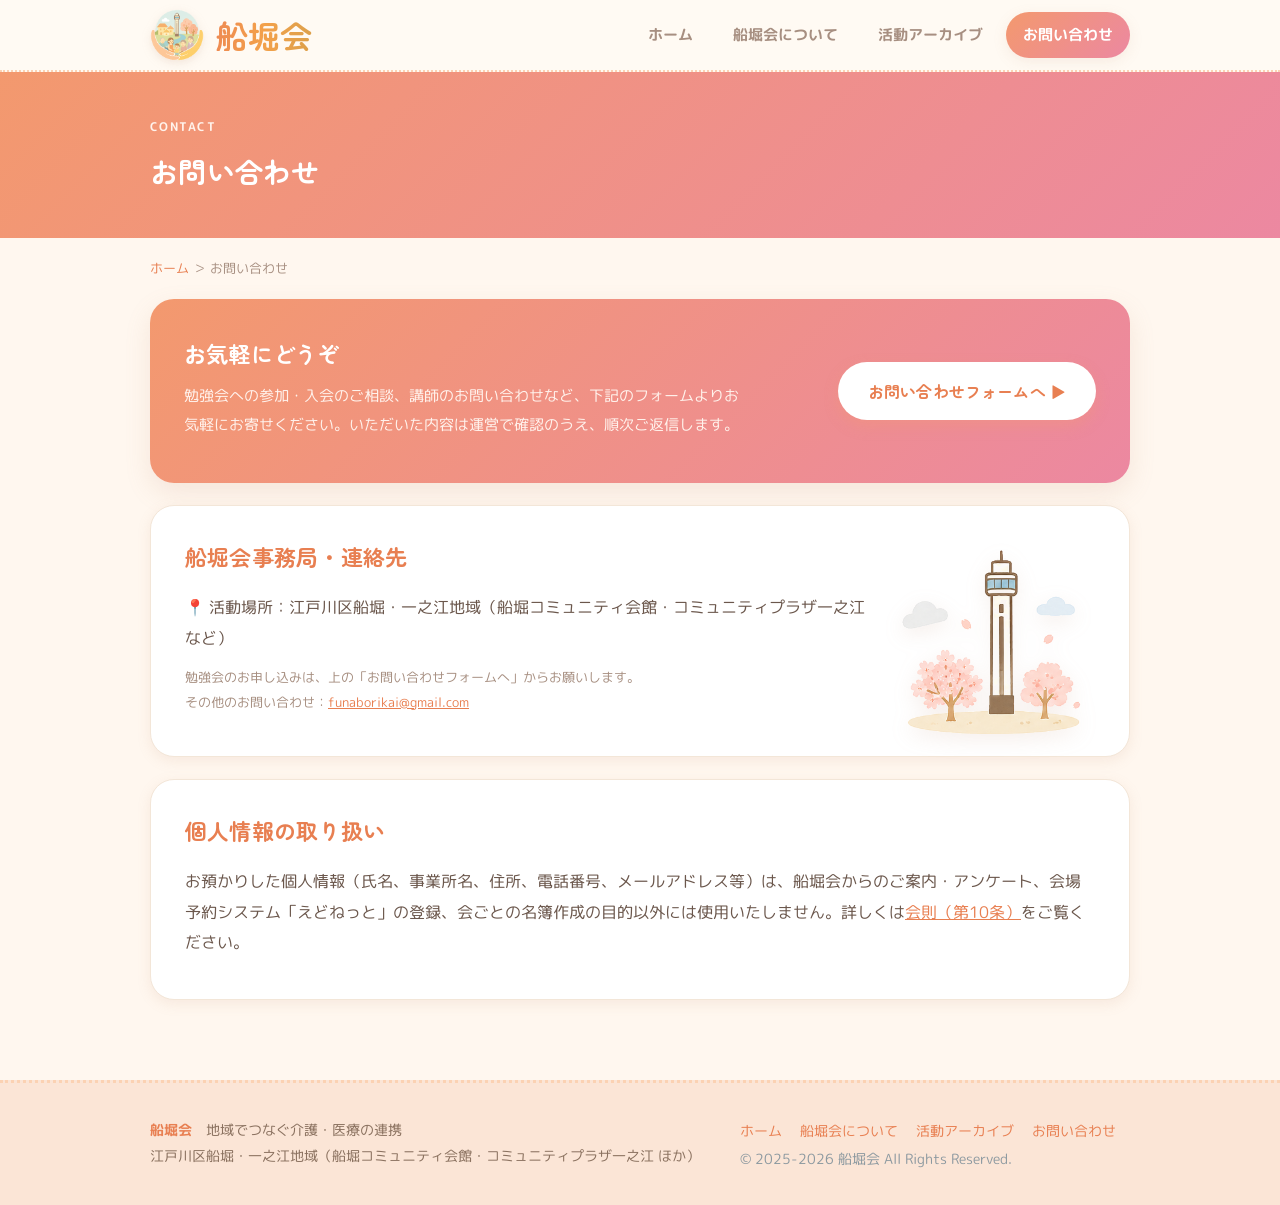
<file: 公開用/contact.html>
<!DOCTYPE html>
<html lang="ja">
<head>
<meta charset="UTF-8">
<meta name="viewport" content="width=device-width, initial-scale=1.0">
<meta name="description" content="船堀会へのお問い合わせ・勉強会の参加・入会のご相談はこちら。東京都江戸川区で活動しています。">
<link rel="canonical" href="https://funaborikai.github.io/contact.html">
<meta property="og:type" content="website">
<meta property="og:site_name" content="船堀会">
<meta property="og:title" content="お問い合わせ ｜ 船堀会">
<meta property="og:description" content="船堀会へのお問い合わせ・勉強会の参加・入会のご相談はこちら。東京都江戸川区で活動しています。">
<meta property="og:url" content="https://funaborikai.github.io/contact.html">
<meta property="og:image" content="https://funaborikai.github.io/logo-mark.png">
<meta property="og:locale" content="ja_JP">
<title>お問い合わせ ｜ 船堀会</title>
<link rel="preconnect" href="https://fonts.googleapis.com">
<link rel="preconnect" href="https://fonts.gstatic.com" crossorigin>
<link href="https://fonts.googleapis.com/css2?family=Noto+Sans+JP:wght@400;500;700;900&display=swap" rel="stylesheet">
<link rel="stylesheet" href="style.css?v=32">
</head>
<body>

<header class="site">
  <div class="wrap nav">
    <a class="logo" href="index.html"><img class="logo-mark" src="logo-mark.png" alt="船堀会ロゴ"><span class="logo-name">船堀会</span></a>
    <input type="checkbox" id="navtoggle" class="nav-toggle" aria-hidden="true">
    <label for="navtoggle" class="nav-burger" aria-label="メニュー"><span></span><span></span><span></span></label>
    <nav>
      <a href="index.html">ホーム</a>
      <a href="about.html">船堀会について</a>
      <a href="archive.html">活動アーカイブ</a>
      <a href="contact.html" class="active">お問い合わせ</a>
    </nav>
  </div>
</header>

<section class="page-head">
  <div class="wrap">
    <p class="eyebrow">CONTACT</p>
    <h1>お問い合わせ</h1>
  </div>
</section>

<main class="wrap">
  <p class="crumbs"><a href="index.html">ホーム</a> ＞ お問い合わせ</p>

  <section class="block" style="padding-top:18px">
    <div class="contact-card">
      <div class="contact-text">
        <h2>お気軽にどうぞ</h2>
        <p>勉強会への参加・入会のご相談、講師のお問い合わせなど、下記のフォームよりお気軽にお寄せください。いただいた内容は運営で確認のうえ、順次ご返信します。</p>
      </div>
      <a class="btn" href="https://docs.google.com/forms/d/e/1FAIpQLSePLU1BvrMc3LwfKMR21jm-T5EjtvwsXnSaixPYV8ZQ2AJezw/viewform" target="_blank" rel="noopener">お問い合わせフォームへ ▶</a>
    </div>

    <div class="prose" style="margin-top:22px">
      <img class="deco-side" src="images/deco/d02.png" alt="">
      <h2>船堀会事務局・連絡先</h2>
      <p>
        📍 活動場所：江戸川区船堀・一之江地域（船堀コミュニティ会館・コミュニティプラザ一之江 など）
      </p>
      <p style="font-size:13px;color:var(--muted);margin-top:6px">
        勉強会のお申し込みは、上の「お問い合わせフォームへ」からお願いします。<br>
        その他のお問い合わせ：<a href="mailto:funaborikai@gmail.com">funaborikai@gmail.com</a>
      </p>
    </div>

    <div class="prose">
      <h2>個人情報の取り扱い</h2>
      <p>お預かりした個人情報（氏名、事業所名、住所、電話番号、メールアドレス等）は、船堀会からのご案内・アンケート、会場予約システム「えどねっと」の登録、会ごとの名簿作成の目的以外には使用いたしません。詳しくは<a href="about.html">会則（第10条）</a>をご覧ください。</p>
    </div>
  </section>
</main>

<footer>
  <div class="wrap">
    <div>
      <strong>船堀会</strong>　地域でつなぐ介護・医療の連携<br>
      江戸川区船堀・一之江地域（船堀コミュニティ会館・コミュニティプラザ一之江 ほか）
    </div>
    <div class="fnav">
      <a href="index.html">ホーム</a>
      <a href="about.html">船堀会について</a>
      <a href="archive.html">活動アーカイブ</a>
      <a href="contact.html">お問い合わせ</a><br>
      <span style="color:#8c99a0">© 2025-2026 船堀会 All Rights Reserved.</span>
    </div>
  </div>
</footer>

</body>
</html>
</file>
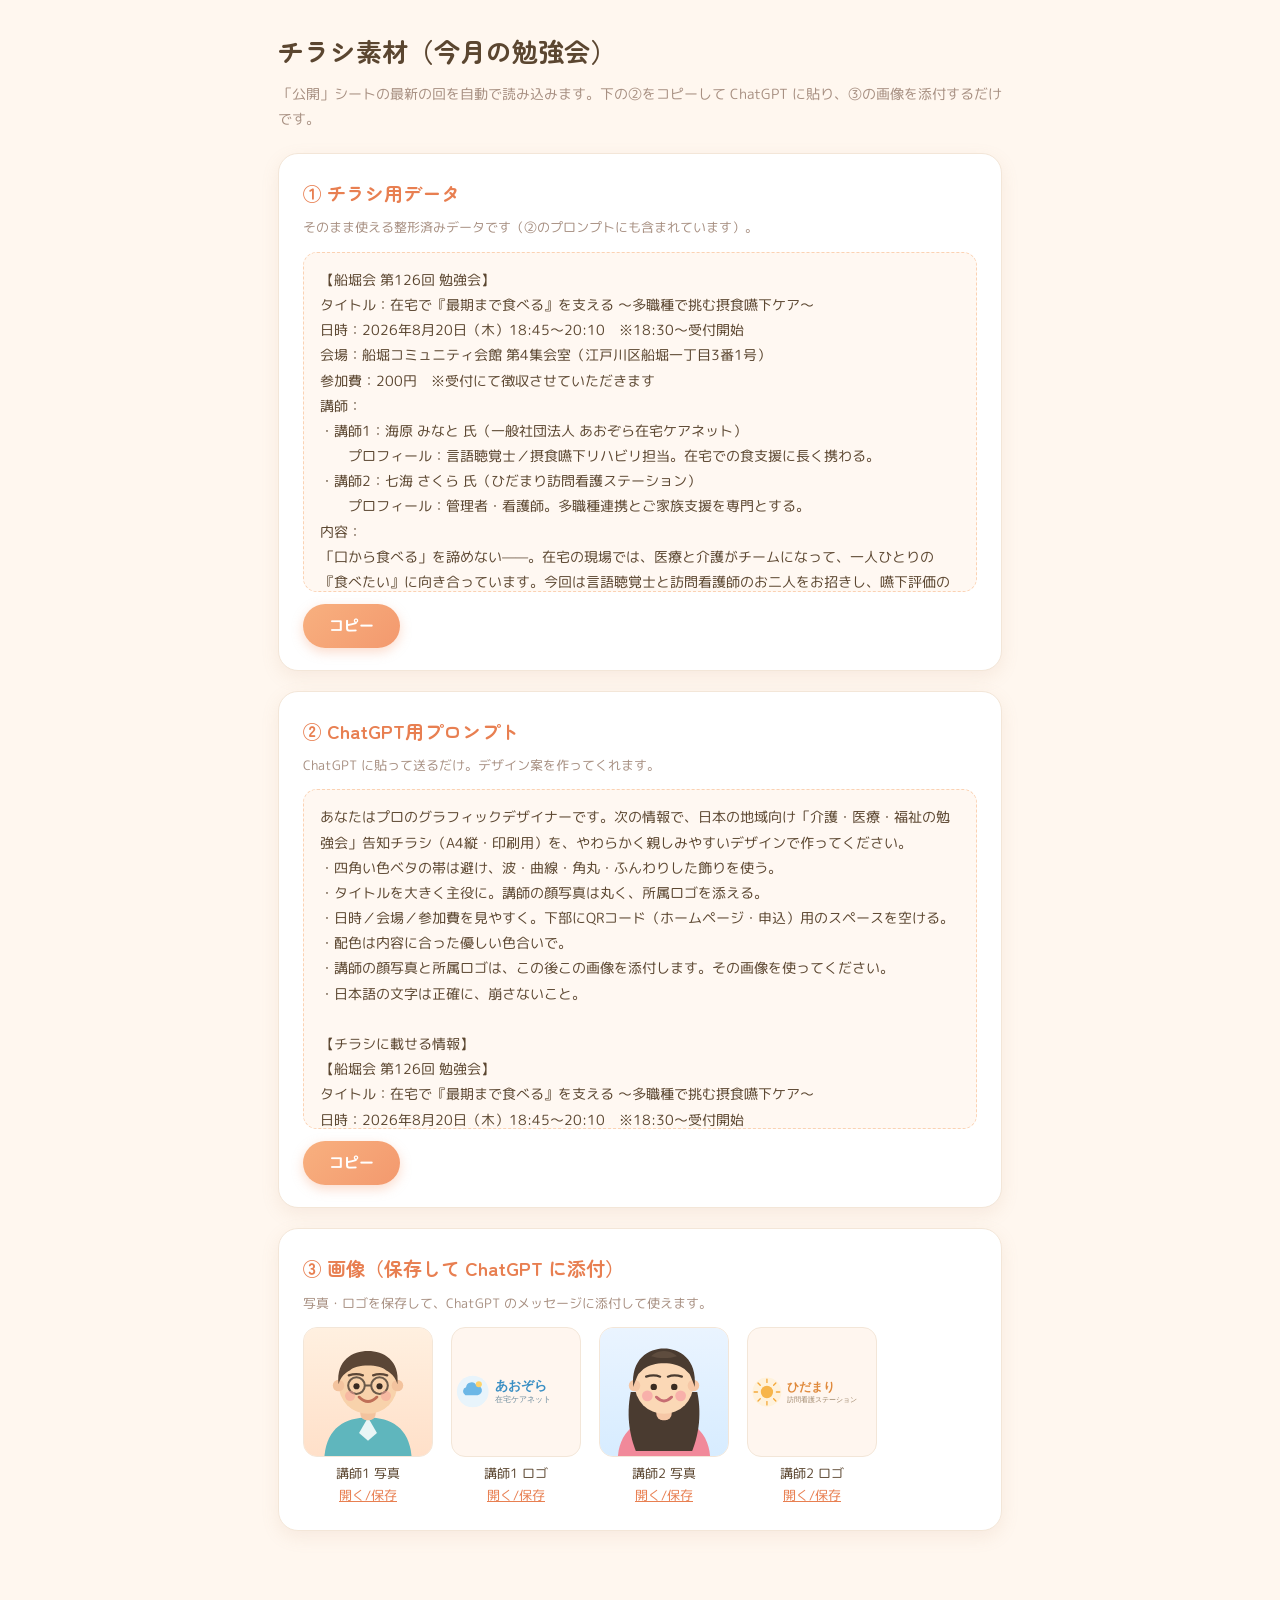
<file: 公開用/flyer-brief.html>
<!DOCTYPE html>
<html lang="ja">
<head>
<meta charset="UTF-8">
<meta name="viewport" content="width=device-width, initial-scale=1.0">
<title>チラシ素材（今月の勉強会）｜ 船堀会</title>
<link rel="preconnect" href="https://fonts.googleapis.com">
<link href="https://fonts.googleapis.com/css2?family=Zen+Maru+Gothic:wght@400;500;700;900&family=M+PLUS+Rounded+1c:wght@400;500;700&display=swap" rel="stylesheet">
<style>
  :root{ --ink:#5b4630; --coral:#f3996e; --coral-d:#e87f51; --peach:#fbd2b3; --muted:#a78f81; --line:#f3e6d8; }
  *{ box-sizing:border-box; }
  body{ margin:0; background:#fff7ef; font-family:"M PLUS Rounded 1c",system-ui,"Hiragino Maru Gothic ProN",Meiryo,sans-serif; color:var(--ink); line-height:1.8; }
  .wrap{ max-width:760px; margin:0 auto; padding:28px 18px 60px; }
  h1{ font-family:"Zen Maru Gothic",sans-serif; font-size:26px; margin:0 0 6px; }
  .sub{ color:var(--muted); font-size:14px; margin:0 0 22px; }
  .card{ background:#fff; border:1px solid var(--line); border-radius:20px; box-shadow:0 6px 18px rgba(190,140,110,.12); padding:22px 24px; margin:0 0 20px; }
  .card h2{ font-family:"Zen Maru Gothic",sans-serif; font-size:19px; color:var(--coral-d); margin:0 0 6px; }
  .hint{ color:var(--muted); font-size:13px; margin:0 0 12px; }
  .box{ background:#fff8f2; border:1px dashed var(--peach); border-radius:14px; padding:14px 16px; font-size:14px; white-space:pre-wrap; word-break:break-word; margin:0 0 12px; font-family:inherit; max-height:340px; overflow:auto; }
  .btn{ background:linear-gradient(135deg,#f8b07f,var(--coral)); color:#fff; border:none; border-radius:999px; padding:11px 26px; font-size:15px; font-weight:700; cursor:pointer; box-shadow:0 4px 12px rgba(243,153,110,.35); font-family:inherit; }
  .btn:hover{ transform:translateY(-1px); }
  .imgs{ display:flex; gap:18px; flex-wrap:wrap; }
  .imgs figure{ margin:0; text-align:center; }
  .imgs img{ width:130px; height:130px; object-fit:contain; background:#fff6ef; border:1px solid var(--line); border-radius:14px; display:block; }
  .imgs figcaption{ font-size:12.5px; margin-top:6px; }
  .imgs a{ color:var(--coral-d); font-size:12.5px; }
  .mini{ font-size:12.5px; color:var(--muted); word-break:break-all; }
  .empty{ color:var(--muted); }
</style>
</head>
<body>
<div class="wrap">
  <h1>チラシ素材（今月の勉強会）</h1>
  <p class="sub">「公開」シートの最新の回を自動で読み込みます。下の②をコピーして ChatGPT に貼り、③の画像を添付するだけです。</p>
  <div id="mount"><p class="empty">読み込み中…</p></div>
</div>

<script src="app.js?v=32"></script>
<script>
function copyText(id, btn){
  var t=document.getElementById(id).textContent;
  navigator.clipboard.writeText(t).then(function(){ var o=btn.textContent; btn.textContent='コピーしました ✓'; setTimeout(function(){btn.textContent=o;},1500); },
  function(){ var el=document.getElementById(id); var r=document.createRange(); r.selectNodeContents(el); var s=getSelection(); s.removeAllRanges(); s.addRange(r); });
}
function briefText(e){
  var sp=e.speakers.map(function(s,i){
    return '・講師'+(i+1)+'：'+nameHonor(s.name)+(s.company?'（'+s.company+'）':'')+(s.profile?'\n　　プロフィール：'+s.profile:'');
  }).join('\n');
  var applyOK=String(e.formUrl||'').indexOf('http')===0;
  return '【船堀会 第'+e.no+'回 勉強会】\n'+
    'タイトル：'+e.title+'\n'+
    '日時：'+e.dateLabel+'\n'+
    '会場：'+e.place+'\n'+
    (e.fee?'参加費：'+e.fee+'\n':'')+
    '講師：\n'+sp+'\n'+
    (e.summary?'内容：\n'+tidySummary(e.summary)+'\n':'')+
    (applyOK?'申込フォーム：'+e.formUrl+'\n':'')+
    'ホームページ：https://funaborikai.github.io/';
}
function promptText(e){
  return 'あなたはプロのグラフィックデザイナーです。次の情報で、日本の地域向け「介護・医療・福祉の勉強会」告知チラシ（A4縦・印刷用）を、やわらかく親しみやすいデザインで作ってください。\n'+
    '・四角い色ベタの帯は避け、波・曲線・角丸・ふんわりした飾りを使う。\n'+
    '・タイトルを大きく主役に。講師の顔写真は丸く、所属ロゴを添える。\n'+
    '・日時／会場／参加費を見やすく。下部にQRコード（ホームページ・申込）用のスペースを空ける。\n'+
    '・配色は内容に合った優しい色合いで。\n'+
    '・講師の顔写真と所属ロゴは、この後この画像を添付します。その画像を使ってください。\n・日本語の文字は正確に、崩さないこと。\n\n'+
    '【チラシに載せる情報】\n'+briefText(e);
}
function imgsCard(e){
  var items='';
  e.speakers.forEach(function(s,i){
    if(s.photo) items+='<figure><img src="'+esc(s.photo)+'" alt=""><figcaption>講師'+(i+1)+' 写真<br><a href="'+esc(s.photo)+'" target="_blank" rel="noopener">開く/保存</a></figcaption></figure>';
    if(s.logo)  items+='<figure><img src="'+esc(s.logo)+'" alt=""><figcaption>講師'+(i+1)+' ロゴ<br><a href="'+esc(s.logo)+'" target="_blank" rel="noopener">開く/保存</a></figcaption></figure>';
  });
  if(!items) return '';
  return '<div class="card"><h2>③ 画像（保存して ChatGPT に添付）</h2><p class="hint">写真・ロゴを保存して、ChatGPT のメッセージに添付して使えます。</p><div class="imgs">'+items+'</div></div>';
}
function render(e){
  var m=document.getElementById('mount');
  if(!e){ m.innerHTML='<div class="card"><p class="empty">まだ勉強会が登録されていません。「公開」シートに入力すると、ここに素材が出ます。</p></div>'; return; }
  m.innerHTML=
    '<div class="card"><h2>① チラシ用データ</h2><p class="hint">そのまま使える整形済みデータです（②のプロンプトにも含まれています）。</p>'+
      '<pre id="brief" class="box">'+esc(briefText(e))+'</pre><button class="btn" onclick="copyText(\'brief\',this)">コピー</button></div>'+
    '<div class="card"><h2>② ChatGPT用プロンプト</h2><p class="hint">ChatGPT に貼って送るだけ。デザイン案を作ってくれます。</p>'+
      '<pre id="prompt" class="box">'+esc(promptText(e))+'</pre><button class="btn" onclick="copyText(\'prompt\',this)">コピー</button></div>'+
    imgsCard(e);
}
loadEvents().then(function(events){ var sp=splitEvents(events); render(sp.upcoming[0]||sp.past[0]); })
  .catch(function(){ render(null); });
</script>
</body>
</html>
</file>
<file: style.css>
/* ============================================================
   船堀会サイト 共通スタイル （やわらか × ロゴ色パステル・かわいい）
   ============================================================ */
@import url('https://fonts.googleapis.com/css2?family=Zen+Maru+Gothic:wght@400;500;700;900&family=M+PLUS+Rounded+1c:wght@400;500;700&display=swap');

:root{
  --bg:#fff7ef;
  --card:#ffffff;
  --ink:#6b574c;
  --muted:#a78f81;
  --line:#f3e6d8;
  --coral:#f3996e;
  --coral-d:#e87f51;
  --peach:#fbd2b3;
  --pink:#f5aabb;
  --pink-d:#ec88a1;
  --yellow:#f8cf73;
  --mint:#a3d8a6;
  --mint-d:#7ec487;
  --sky:#a9d8e8;
  --sky-d:#7cc0d6;
  --shadow:0 10px 26px rgba(190,140,110,.16);
  --shadow-sm:0 4px 14px rgba(190,140,110,.13);
  --radius:24px;
}
*{box-sizing:border-box}
html{scroll-behavior:smooth}
body{
  margin:0;font-family:"M PLUS Rounded 1c",system-ui,"Hiragino Maru Gothic ProN","Hiragino Kaku Gothic ProN",Meiryo,sans-serif;
  color:var(--ink);background:var(--bg);line-height:1.9;
}
h1,h2,h3,.logo,.badge,.btn{font-family:"Zen Maru Gothic","M PLUS Rounded 1c",sans-serif;font-weight:700;letter-spacing:.01em}
a{color:var(--coral-d)}
img{max-width:100%}
.wrap{max-width:1020px;margin:0 auto;padding:0 20px}

/* ---- ヘッダー / ナビ ---- */
header.site{position:sticky;top:0;z-index:50;background:rgba(255,250,244,.92);backdrop-filter:blur(10px);border-bottom:2px dotted var(--peach)}
.nav{display:flex;align-items:center;justify-content:space-between;min-height:70px;flex-wrap:wrap;gap:6px}
.logo{display:flex;align-items:center;gap:12px;font-size:21px;color:var(--ink);text-decoration:none}
.logo .logo-mark{height:70px;width:auto;display:block;filter:drop-shadow(0 3px 5px rgba(190,140,110,.18))}
.logo small{display:block;font-size:11px;color:var(--muted);font-family:"M PLUS Rounded 1c",sans-serif;letter-spacing:.02em}
.nav nav{display:flex;flex-wrap:wrap}
.nav nav a{margin-left:6px;padding:9px 17px;border-radius:999px;text-decoration:none;color:var(--muted);font-weight:700;font-size:14.5px;transition:.16s;font-family:"M PLUS Rounded 1c",sans-serif}
.nav nav a:hover{color:var(--coral-d);background:#fde9dc}
.nav nav a.active{color:#fff;background:linear-gradient(135deg,var(--coral),var(--pink-d));box-shadow:var(--shadow-sm)}
@media(max-width:560px){ .nav nav a{margin-left:2px;padding:7px 12px;font-size:13.5px} .logo{font-size:18px} .logo .logo-mark{height:56px} }

/* ---- ヒーロー（2カラム：テキスト＋写真スライド） ---- */
.hero{position:relative;background:
   radial-gradient(circle at 15% 30%, #ffe0c9 0 13px, transparent 14px),
   radial-gradient(circle at 80% 22%, #cfe7f5 0 10px, transparent 11px),
   radial-gradient(circle at 38% 72%, #ffd4df 0 12px, transparent 13px),
   radial-gradient(circle at 88% 80%, #fbe6a8 0 15px, transparent 16px),
   linear-gradient(160deg,#eaf6fb 0%,#fff7ef 55%,#ffeede 100%)}
.hero .hero-inner{display:flex;gap:36px;align-items:center;padding:50px 0 58px;flex-wrap:wrap}
.hero-text{flex:1 1 320px}
.hero .eyebrow{display:inline-block;background:#fff;color:var(--coral-d);font-weight:700;font-size:13px;padding:6px 14px;border-radius:999px;box-shadow:var(--shadow-sm);margin:0 0 16px;font-family:"M PLUS Rounded 1c",sans-serif}
.hero h1{font-size:34px;line-height:1.45;margin:0 0 16px;color:var(--ink)}
.hero .lead{color:#7a675b;font-size:16px;margin:0;max-width:560px}
.hero .quick{display:flex;gap:12px;flex-wrap:wrap;margin-top:26px}
.hero-art{flex:1 1 360px;max-width:460px}

/* 写真スライド（クロスフェード）— 丸い枠でかわいく */
.slider{position:relative;width:100%;aspect-ratio:4/3;border-radius:28px;overflow:hidden;box-shadow:var(--shadow);border:6px solid #fff;background:#fff}
.slider .slide{position:absolute;inset:0;background-size:cover;background-position:center;opacity:0;animation:heroFade 24s infinite}
.slider .slide:nth-child(1){animation-delay:0s}
.slider .slide:nth-child(2){animation-delay:6s}
.slider .slide:nth-child(3){animation-delay:12s}
.slider .slide:nth-child(4){animation-delay:18s}
.slide.ph1{background-image:linear-gradient(135deg,#ffe0c9,#f7b58c)}
.slide.ph2{background-image:linear-gradient(135deg,#ffd4df,#f3a9c0)}
.slide.ph3{background-image:linear-gradient(135deg,#d8f0d4,#a6d6a6)}
.slide.ph4{background-image:linear-gradient(135deg,#d6eef8,#a9d8e8)}
@keyframes heroFade{0%{opacity:0}3%{opacity:1}22%{opacity:1}25%{opacity:0}100%{opacity:0}}
.slide-label{position:absolute;left:0;right:0;bottom:0;z-index:2;padding:14px 16px;color:#fff;font-size:13px;background:linear-gradient(transparent,rgba(120,80,55,.45));text-shadow:0 1px 4px rgba(0,0,0,.2)}
@media(max-width:560px){ .hero h1{font-size:27px} }

/* ---- 写真ヒーロー（A案：囲み枠・角丸・左上に白文字） ---- */
.hero-photo{position:relative;background:none;padding:18px 0 2px}
.hero-photo .hero-stage{position:relative;aspect-ratio:16/9;border-radius:26px;overflow:hidden;box-shadow:var(--shadow);background:#fff3e8}
.hero-photo .hero-bg{position:absolute;inset:0;width:100%;height:100%;aspect-ratio:auto;border-radius:0;border:none;box-shadow:none}
.hero-photo .hero-bg .slide{border-radius:0}
.hero-photo .hero-scrim{position:absolute;inset:0;z-index:1;background:linear-gradient(120deg,rgba(70,40,24,.58) 0%,rgba(70,40,24,.28) 44%,rgba(70,40,24,0) 72%)}
.hero-photo .hero-overlay{position:absolute;z-index:2;left:36px;top:32px;right:36px;color:#fff}
.hero-photo .eyebrow{background:none;box-shadow:none;color:#fff;padding:0;font-size:14px;text-shadow:0 1px 7px rgba(0,0,0,.4);margin:0 0 12px}
.hero-photo .hero-brand{font-size:60px;line-height:1.05;margin:0;padding:0;background:none;-webkit-text-fill-color:#fff;color:#fff;text-shadow:0 2px 14px rgba(0,0,0,.42)}
@media(max-width:760px){
  .hero-photo{padding:12px 0 2px}
  .hero-photo .hero-stage{border-radius:20px}
  .hero-photo .hero-scrim{background:linear-gradient(150deg,rgba(70,40,24,.56) 0%,rgba(70,40,24,.30) 60%,rgba(70,40,24,.12) 100%)}
  .hero-photo .hero-overlay{left:24px;top:22px;right:24px}
  .hero-photo .hero-brand{font-size:42px}
}

/* 写真の下の導入（キャッチ・説明・ボタン） */
.hero-intro{padding:34px 0 6px}
.hero-intro .hero-catch{font-size:23px;line-height:1.5;margin:0 0 14px;color:var(--ink);font-family:"Zen Maru Gothic",sans-serif;font-weight:700}
.hero-intro .lead{color:#7a675b;font-size:16px;margin:0;max-width:620px;line-height:1.85}
.hero-intro .quick{display:flex;gap:12px;flex-wrap:wrap;margin-top:24px}
@media(max-width:560px){ .hero-intro{padding:24px 0 4px} .hero-intro .hero-catch{font-size:19px} }

/* やさしい波の区切り */
.wave{display:block;width:100%;height:46px;margin-top:-1px}

/* ---- ページ見出し（下層ページ） ---- */
.page-head{background:linear-gradient(135deg,var(--coral),var(--pink-d));color:#fff;padding:44px 0 40px;position:relative}
.page-head .eyebrow{margin:0 0 6px;font-size:12px;font-weight:700;letter-spacing:.12em;color:#fff3ec;font-family:"M PLUS Rounded 1c",sans-serif}
.page-head h1{margin:0;font-size:28px}
.crumbs{font-size:13px;color:var(--muted);margin:18px 0 0}
.crumbs a{color:var(--coral-d);text-decoration:none}

/* ---- 汎用セクション ---- */
section.block{padding:46px 0}
section.block h2.sec{font-size:25px;margin:0 0 6px;color:var(--ink);display:flex;align-items:center;gap:11px}
section.block h2.sec::before{content:"";width:22px;height:22px;border-radius:50%;background:radial-gradient(circle at 35% 35%, var(--yellow), var(--coral));display:inline-block;box-shadow:0 2px 6px rgba(243,153,110,.4)}
section.block p.sec-sub{color:var(--muted);font-size:14.5px;margin:0 0 24px}

/* ---- ボタン ---- */
.btn{display:inline-flex;align-items:center;gap:8px;background:linear-gradient(135deg,#f8b07f,var(--coral));color:#fff;text-decoration:none;font-size:16px;padding:14px 30px;border-radius:999px;transition:.18s;border:none;cursor:pointer;box-shadow:0 6px 14px rgba(243,153,110,.34)}
.btn:hover{transform:translateY(-2px) scale(1.02);box-shadow:0 10px 20px rgba(243,153,110,.4)}
.btn.secondary{background:#fff;color:var(--coral-d);border:2px solid var(--peach);box-shadow:var(--shadow-sm)}
.btn.accent{background:linear-gradient(135deg,#ffdc8a,var(--yellow));color:#7a5a1e}

/* ---- 今月の勉強会カード ---- */
.feature{background:var(--card);border:1px solid var(--line);border-radius:var(--radius);box-shadow:var(--shadow);overflow:hidden;margin-bottom:18px}
.feature .top{background:linear-gradient(135deg,var(--coral),var(--pink-d));color:#fff;padding:20px 28px;display:flex;flex-wrap:wrap;align-items:center;gap:12px}
.badge{background:rgba(255,255,255,.25);border:1px solid rgba(255,255,255,.5);padding:5px 15px;border-radius:999px;font-size:13px}
.feature .top h2{margin:0;font-size:22px;flex:1;min-width:200px}
.feature .body{padding:28px}
.feature h3{font-size:30px;margin:0 0 14px;line-height:1.45;color:var(--coral-d)}
@media(max-width:560px){ .feature h3{font-size:23px} }
.summary{color:#7a675b;margin:0 0 22px;white-space:pre-line}
.grid{display:grid;grid-template-columns:1fr 1fr;gap:14px;margin:0 0 22px}
@media(max-width:640px){ .grid{grid-template-columns:1fr} }
.meta{display:flex;gap:12px;align-items:flex-start;background:#fff6ee;border:1px solid var(--line);border-radius:16px;padding:11px 15px}
.meta .k{flex:0 0 58px;color:var(--coral-d);font-size:13px;font-weight:700;padding-top:2px}
.meta .v{font-size:15px}

/* ---- 講師 ---- */
.speakers{border-top:2px dotted var(--peach);padding-top:22px;margin-top:6px}
.speakers h4{font-size:27px;color:var(--coral-d);margin:0 0 18px;font-weight:700;letter-spacing:.04em;font-family:"Zen Maru Gothic","M PLUS Rounded 1c",sans-serif}
.speaker{display:flex;gap:20px;align-items:flex-start;margin-bottom:22px}
.avatar{flex:0 0 280px;width:280px;height:280px;border-radius:50%;object-fit:cover;object-position:center 8%;filter:brightness(1.13) contrast(.97);background-color:#fff6ef;border:6px solid #fff;box-shadow:0 8px 20px rgba(190,140,110,.28);background:linear-gradient(135deg,#ffe6d3,#ffd0dd);display:grid;place-items:center;color:var(--coral-d);font-size:92px;overflow:hidden;font-family:"Zen Maru Gothic",sans-serif}
.sp-body{flex:1;min-width:0}
.speaker .name{font-weight:700;font-size:34px}
.speaker .org{display:flex;align-items:center;flex-wrap:wrap;gap:8px 14px;color:var(--coral-d);font-size:16.5px;font-weight:600;margin:6px 0 9px}
.speaker .org-logo{flex:0 0 auto;height:144px;width:auto;max-width:440px;object-fit:contain;border-radius:12px;background:#fff;padding:8px;border:1px solid #f0e2d4;box-shadow:0 3px 9px rgba(190,140,110,.16)}
.speaker .org span{flex:1 1 auto;min-width:0}
.speaker .profile{color:var(--muted);font-size:16px;margin:0}

.cta{display:flex;flex-wrap:wrap;gap:12px;align-items:center;margin-top:24px;padding-top:22px;border-top:2px dotted var(--peach)}
.cta .note{color:var(--muted);font-size:13px;flex:1;min-width:220px}
.cta-top{flex-direction:column;align-items:flex-start;gap:12px}
.apply-deadline{flex-basis:100%;font-size:15.5px;font-weight:700;color:#d9534f;letter-spacing:.01em}
.apply-deadline.passed{color:var(--muted)}
.empty{color:var(--muted);font-size:14.5px;padding:16px 0}

/* ---- アーカイブ一覧（動的） ---- */
.arch-item{background:var(--card);border:1px solid var(--line);border-radius:18px;box-shadow:var(--shadow-sm);padding:18px 22px;margin-bottom:12px;display:flex;gap:18px;align-items:flex-start;flex-wrap:wrap;transition:.16s}
.arch-item:hover{box-shadow:var(--shadow);transform:translateY(-2px)}
.arch-item .no{flex:0 0 auto;background:linear-gradient(135deg,var(--coral),var(--pink-d));color:#fff;border-radius:12px;padding:6px 14px;font-size:14px;font-family:"Zen Maru Gothic",sans-serif}
.arch-item .main{flex:1;min-width:220px}
.arch-item .date{color:var(--muted);font-size:13px;margin:0 0 3px}
.arch-item h3{font-size:17px;margin:0 0 4px;color:var(--ink)}
.arch-item .who{color:var(--muted);font-size:13.5px;margin:0}

/* ---- 表 ---- */
.table-wrap{overflow-x:auto;border:1px solid var(--line);border-radius:18px;box-shadow:var(--shadow-sm);background:#fff}
table.records{border-collapse:collapse;width:100%;min-width:680px;font-size:14px}
table.records th,table.records td{border-bottom:1px solid var(--line);padding:13px 15px;text-align:left;vertical-align:top}
table.records th{background:#fff0e4;color:var(--coral-d);font-weight:700;white-space:nowrap}
table.records td.no{font-weight:700;white-space:nowrap;color:var(--coral-d)}
table.records tr:last-child td{border-bottom:none}
table.records tbody tr:hover{background:#fff8f2}

/* ---- 文章ページ ---- */
.prose{background:#fff;border:1px solid var(--line);border-radius:var(--radius);box-shadow:var(--shadow-sm);padding:30px 34px;margin-bottom:22px}
.prose h2{font-size:22px;margin:0 0 14px;color:var(--coral-d)}
.prose h3{font-size:16px;margin:22px 0 6px;color:var(--mint-d)}
.prose p{margin:0 0 12px}
.rinen{list-style:none;padding:0;margin:0;display:grid;gap:14px}
.rinen li{background:linear-gradient(135deg,#fff3e9,#fff8f1);border:2px dotted var(--peach);border-radius:18px;padding:16px 20px;display:flex;gap:14px;align-items:flex-start}
.rinen li:nth-child(2){background:linear-gradient(135deg,#eef9ee,#f7fcf6);border-color:#bfe3b8}
.rinen li:nth-child(3){background:linear-gradient(135deg,#eaf6fb,#f4fbfd);border-color:#b6e0ee}
.rinen li .n{flex:0 0 34px;height:34px;border-radius:50%;background:linear-gradient(135deg,var(--coral),var(--pink-d));color:#fff;display:grid;place-items:center;font-size:15px;font-family:"Zen Maru Gothic",sans-serif}
.rinen li:nth-child(2) .n{background:linear-gradient(135deg,var(--mint-d),var(--mint))}
.rinen li:nth-child(3) .n{background:linear-gradient(135deg,var(--sky-d),var(--sky))}
.kaisoku ul{margin:4px 0 16px;padding-left:20px;color:#7a675b}
.kaisoku ol{margin:4px 0 16px;padding-left:22px;color:#7a675b}

/* ---- お問い合わせ ---- */
.contact-card{background:linear-gradient(135deg,var(--coral),var(--pink-d));color:#fff;border-radius:var(--radius);box-shadow:var(--shadow);padding:34px;display:flex;gap:24px;align-items:center;justify-content:space-between;flex-wrap:wrap}
.contact-card h2{margin:0 0 8px;font-size:22px}
.contact-text{max-width:560px}
.contact-text p{margin:0 0 10px;color:#fff2ec;font-size:15px}
.contact-card .btn{background:#fff;color:var(--coral-d)}

/* ---- フッター ---- */
footer{background:#fbe5d6;color:#8a715f;padding:34px 0;font-size:13.5px;margin-top:12px;border-top:3px dotted var(--peach)}
footer .wrap{display:flex;justify-content:space-between;flex-wrap:wrap;gap:14px}
footer strong{color:var(--coral-d)}
footer a{color:var(--coral-d);text-decoration:none}
footer .fnav a{margin-right:14px;line-height:2.1}

/* ---- かわいい挿絵（いろんなデザインより） ---- */
.deco-side{float:right;width:200px;margin:2px 0 12px 22px;filter:drop-shadow(0 6px 10px rgba(190,140,110,.14))}
.deco-center{display:block;margin:10px auto 6px;max-width:230px;filter:drop-shadow(0 6px 10px rgba(190,140,110,.14))}
.deco-strip{display:flex;justify-content:center;align-items:flex-end;gap:34px;flex-wrap:wrap;margin:38px 0 0}
.deco-strip img{height:100px;width:auto;filter:drop-shadow(0 6px 9px rgba(190,140,110,.14))}
@media(max-width:560px){ .deco-side{float:none;display:block;margin:0 auto 12px;width:165px} .deco-strip img{height:66px} .deco-strip{gap:20px} }

/* ---- 左右の余白に置くかわいい挿絵（広い画面だけ表示） ---- */
.side-deco{display:none}
@media(min-width:1240px){
  .side-deco{display:block}
  .side-deco .sd{position:fixed;width:122px;z-index:0;opacity:.92;pointer-events:none;filter:drop-shadow(0 6px 10px rgba(190,140,110,.16))}
  .sd-l1{left:16px;top:108px}
  .sd-l2{left:4px;top:45%}
  .sd-l3{left:22px;bottom:64px;width:98px}
  .sd-r1{right:14px;top:118px}
  .sd-r2{right:6px;top:47%;width:132px}
  .sd-r3{right:22px;bottom:64px;width:106px}
}

/* 右下に寄せる挿絵 */
.deco-br{text-align:right;margin:4px 0 26px}
.deco-br img{width:300px;max-width:62%;filter:drop-shadow(0 6px 10px rgba(190,140,110,.14))}
@media(max-width:560px){ .deco-br img{width:200px} }

/* ① ロゴ名（大きく・ロゴ色に合わせた暖色グラデ） */
.logo .logo-name{font-size:32px;line-height:1;font-family:"Zen Maru Gothic",sans-serif;background:linear-gradient(95deg,#ee8a52,#f3a14a 50%,#dca04a);-webkit-background-clip:text;background-clip:text;color:transparent}
@media(max-width:560px){ .logo .logo-name{font-size:25px} }

/* ④ ヒーローの大見出し「船堀会」 */
.hero .hero-brand{font-size:62px;line-height:1.06;margin:0 0 6px;background:linear-gradient(100deg,#ef8d5a,#f3a14e 48%,#e39a59);-webkit-background-clip:text;background-clip:text;color:transparent}
.hero .hero-catch{font-size:23px;line-height:1.5;margin:0 0 14px;color:var(--ink);font-family:"Zen Maru Gothic",sans-serif}
@media(max-width:560px){ .hero .hero-brand{font-size:44px} .hero .hero-catch{font-size:18px} }

/* ⑥ 参加を申し込むボタン（大きく・目立つ） */
.btn-cancel{font-size:15px;padding:13px 26px;background:linear-gradient(135deg,#f5906f,#ec7d92);color:#fff;border:none;box-shadow:0 6px 14px rgba(236,125,146,.38)}
.flyer-prev{margin:26px 0 4px;text-align:center}
.flyer-prev-h{font-size:15px;color:var(--coral-d);margin:0 0 10px}
.flyer-prev-link{display:inline-block;position:relative;width:100%;max-width:360px;border-radius:14px;overflow:hidden;border:1px solid var(--line);box-shadow:0 8px 20px rgba(190,140,110,.22);background:#fff9f0}
.flyer-prev-link iframe{width:100%;aspect-ratio:210/297;border:0;display:block;pointer-events:none}
.flyer-prev-link img.flyer-prev-img{width:100%;display:block;background:#fff}
.flyer-prev-cta{position:absolute;left:0;right:0;bottom:0;padding:9px;background:rgba(74,59,50,.72);color:#fff;font-size:13px;font-weight:700}
.flyer-prev-note{color:var(--muted);font-size:13px;margin:10px 0 0}
.arch-flyer{display:inline-block;margin-top:8px;font-size:12.5px;font-weight:700;color:var(--coral-d);text-decoration:none;border:1px solid var(--peach);border-radius:999px;padding:3px 13px}
.arch-flyer:hover{background:var(--tint)}
.btn-cancel:hover{transform:translateY(-2px) scale(1.02);box-shadow:0 10px 20px rgba(236,125,146,.46)}
.btn-join{font-size:18px;padding:18px 44px;box-shadow:0 10px 22px rgba(248,184,79,.5)}
.btn-join:hover{transform:translateY(-3px) scale(1.03)}
@media(min-width:641px){ .btn-join{animation:joinBounce 2.6s ease-in-out infinite} }
@keyframes joinBounce{0%,100%{transform:translateY(0)}50%{transform:translateY(-4px)}}

/* === 活動アーカイブ：年ごとの折りたたみ === */
.year-acc{border:1px solid #efe2d3;border-radius:16px;margin:14px 0;overflow:hidden;background:#fff;box-shadow:0 2px 10px rgba(120,80,40,.05)}
.year-acc>summary{list-style:none;cursor:pointer;padding:15px 20px;font-weight:700;font-size:1.1rem;color:#5b4630;background:#fbf1e6;display:flex;align-items:center;gap:12px;user-select:none}
.year-acc>summary::-webkit-details-marker{display:none}
.year-acc>summary::before{content:"\25B8";color:#e09a5a;font-size:.95em;transition:transform .2s}
.year-acc[open]>summary::before{transform:rotate(90deg)}
.year-acc>summary:hover{background:#f7e8d6}
.year-acc>summary .cnt{margin-left:auto;font-weight:500;font-size:.82rem;color:#a8917a;background:#fff;border:1px solid #efe2d3;border-radius:999px;padding:2px 12px}
.year-acc .year-body{padding:8px 16px 16px}

/* === スマホ用ハンバーガーメニュー === */
.nav-toggle,.nav-burger{display:none}
@media(max-width:640px){
  .nav-burger{display:flex;flex-direction:column;justify-content:center;gap:6px;width:46px;height:42px;padding:8px;margin-left:auto;cursor:pointer;border-radius:12px;-webkit-tap-highlight-color:transparent}
  .nav-burger span{display:block;height:3px;width:28px;background:var(--coral-d);border-radius:3px;transition:transform .25s ease,opacity .2s ease}
  .nav nav{display:none;flex-direction:column;width:100%;flex-basis:100%;order:3;gap:5px;padding:8px 0 12px}
  .nav nav a{margin:0 !important;width:100%;text-align:center;padding:13px;font-size:16px}
  .nav-toggle:checked ~ nav{display:flex}
  .nav-toggle:checked + .nav-burger span:nth-child(1){transform:translateY(9px) rotate(45deg)}
  .nav-toggle:checked + .nav-burger span:nth-child(2){opacity:0}
  .nav-toggle:checked + .nav-burger span:nth-child(3){transform:translateY(-9px) rotate(-45deg)}
}

/* === 活動報告・お知らせ（カード＋拡大表示） === */
#reports-mount{display:grid;grid-template-columns:repeat(auto-fill,minmax(220px,1fr));gap:18px}
#reports-mount .empty{grid-column:1/-1;color:var(--muted);background:var(--card);border:1px dashed var(--line);border-radius:14px;padding:20px;text-align:center}
.rep-card{display:flex;flex-direction:column;text-align:left;padding:0;border:1px solid var(--line);border-radius:16px;overflow:hidden;background:var(--card);box-shadow:var(--shadow-sm);cursor:pointer;font:inherit;color:inherit;transition:transform .16s,box-shadow .16s}
.rep-card:hover{transform:translateY(-3px);box-shadow:0 12px 24px rgba(190,140,110,.22)}
.rep-thumb{display:block;width:100%;height:170px;object-fit:cover;background:#ffe9d6}
.rep-noimg{background:linear-gradient(135deg,#ffe0c9,#ffd2a6)}
.rep-card.no-photo{background:linear-gradient(160deg,#fff7f0,#ffe9db);justify-content:center}
.rep-card.no-photo .rep-cap{padding:26px 20px}
.rep-card.no-photo .rep-cap::before{content:"";display:block;width:34px;height:4px;border-radius:999px;background:var(--coral-d);margin-bottom:14px}
.rep-card.no-photo .rep-title{font-size:18px}
.rep-cap{padding:12px 14px 14px}
.rep-cap .rep-date{display:block;color:var(--coral-d);font-size:12.5px;font-weight:700;margin-bottom:4px}
.rep-cap .rep-title{display:block;font-size:16px;color:var(--ink);line-height:1.45;font-weight:700}
.rep-modal{position:fixed;inset:0;z-index:200;background:rgba(60,35,20,.6);display:flex;align-items:center;justify-content:center;padding:18px;opacity:0;visibility:hidden;transition:opacity .2s,visibility .2s}
.rep-modal.open{opacity:1;visibility:visible}
.rep-box{position:relative;background:#fff;border-radius:20px;max-width:680px;width:100%;max-height:90vh;overflow:auto;box-shadow:0 20px 50px rgba(0,0,0,.32)}
.rep-big{display:block;width:100%;max-height:62vh;object-fit:contain;background:#faf3ec;border-radius:20px 20px 0 0}
.rep-mbody{padding:18px 24px 26px}
.rep-mdate{color:var(--coral-d);font-weight:700;font-size:13px;margin:0 0 6px}
.rep-mtitle{font-size:22px;margin:0 0 14px;color:var(--ink);line-height:1.5}
.rep-mtext{color:#5a4a3e;font-size:15px;line-height:1.9;margin:0;white-space:pre-line}
.rep-mlink{display:inline-block;margin-top:18px;background:linear-gradient(135deg,#f8b07f,#f3996e);color:#fff;text-decoration:none;border-radius:999px;padding:11px 24px;font-weight:700;font-size:14px;box-shadow:0 4px 12px rgba(243,153,110,.32)}
.rep-mlink:hover{transform:translateY(-1px)}
.rep-mlink[hidden]{display:none}
.rep-close{position:absolute;top:14px;right:16px;width:40px;height:40px;border-radius:50%;border:none;background:rgba(255,255,255,.92);font-size:24px;line-height:1;cursor:pointer;color:#5b4630;box-shadow:0 2px 8px rgba(0,0,0,.25)}
.rep-close:hover{background:#fff}
@media(max-width:560px){ .rep-mtitle{font-size:19px} }

/* === 今後の予定（スケジュール表） === */
.sched{overflow-x:auto;border:1px solid var(--line);border-radius:16px;background:var(--card);box-shadow:var(--shadow-sm)}
.sched table{width:100%;border-collapse:collapse;min-width:520px}
.sched th{background:#fbf1e6;color:#5b4630;font-size:13.5px;font-weight:700;text-align:left;padding:12px 16px;white-space:nowrap}
.sched td{padding:13px 16px;border-top:1px solid var(--line);font-size:14.5px;color:var(--ink);vertical-align:top}
.sched .s-date{white-space:nowrap;color:var(--coral-d);font-weight:700}
.sched .s-no{white-space:nowrap;font-weight:700}
.sched .s-place{color:var(--muted);font-size:13.5px}
#schedule-mount .empty{color:var(--muted);background:var(--card);border:1px dashed var(--line);border-radius:14px;padding:18px;text-align:center}

/* === 写真の両サイドの水玉（装飾・ランダム配置） === */
.hero-photo .wrap{position:relative;z-index:1}
.side-dots{position:absolute;inset:0;z-index:0;pointer-events:none;overflow:hidden}
.side-dots span{position:absolute;border-radius:50%;box-shadow:0 2px 5px rgba(190,140,110,.18)}
@media(max-width:1100px){ .side-dots{display:none} }

/* === トップ写真：3枚ローテーション === */
.hero-photo .hero-bg .slide{animation:heroFade3 21s infinite}
.hero-photo .hero-bg .slide:nth-child(1){animation-delay:0s}
.hero-photo .hero-bg .slide:nth-child(2){animation-delay:7s}
.hero-photo .hero-bg .slide:nth-child(3){animation-delay:14s}
@keyframes heroFade3{0%{opacity:0}4%{opacity:1}30%{opacity:1}34%{opacity:0}100%{opacity:0}}

/* === 今後の予定：カード（横スクロールなし） === */
.sched-list{display:flex;flex-direction:column;gap:12px}
.sched-card{background:var(--card);border:1px solid var(--line);border-radius:16px;box-shadow:var(--shadow-sm);padding:15px 20px;display:flex;gap:16px;align-items:flex-start;flex-wrap:wrap}
.sched-card .s-no{flex:0 0 auto;background:linear-gradient(135deg,var(--coral),var(--pink-d));color:#fff;border-radius:12px;padding:6px 14px;font-size:14px;font-family:"Zen Maru Gothic",sans-serif;white-space:nowrap}
.sched-card .s-main{flex:1 1 200px;min-width:0}
.sched-card .s-date{color:var(--coral-d);font-weight:700;font-size:14px;margin:0 0 3px}
.sched-card .s-title{font-size:17px;margin:0 0 4px;color:var(--ink);line-height:1.5}
.sched-card .s-place{color:var(--muted);font-size:13.5px;margin:0}

/* 講師：スマホ縦並び */
@media(max-width:600px){
  .speaker{flex-direction:column;align-items:center;text-align:center;gap:12px}
  .speaker .org{justify-content:center}
  .avatar{width:220px;height:220px;flex:0 0 auto;font-size:70px}
  .speaker .org-logo{height:128px}
  .speaker .name{font-size:27px}
  .speaker .profile{font-size:14.5px}
}

/* 日本語の改行を自然な位置に（中途半端な改行防止） */
.feature h3,.speaker .name,.speaker .org span,.arch-item h3,.arch-item .who,.rep-mtitle,.sched-card .s-title{word-break:keep-all;overflow-wrap:anywhere;line-break:strict}
@media(max-width:600px){ .speaker.no-avatar{align-items:flex-start;text-align:left} }

/* === アーカイブ 印刷バー === */
.arch-print{display:flex;align-items:center;gap:12px;flex-wrap:wrap;background:#fff;border:1px solid var(--line);border-radius:14px;box-shadow:var(--shadow-sm);padding:13px 18px;margin:0 0 18px}
.arch-print .ap-lbl{font-weight:700;color:var(--coral-d);font-size:14px}
.arch-print select{font:inherit;font-size:14px;color:#7a6455;border:1px solid #e6d8cc;border-radius:999px;padding:7px 14px;background:#fff;cursor:pointer}
.arch-print .btn{font-size:14px;padding:10px 20px}

/* === アーカイブ 一括印刷用 === */
@media print{
  .arch-print, .year-acc.print-hide { display:none !important }
  header.site, footer, .side-deco, .deco-br, .deco-strip, .crumbs, .nav-burger { display:none !important; }
  body{ background:#fff; color:#000 }
  .page-head{ background:#fff !important; color:#000 !important; padding:0 0 10px }
  .page-head .eyebrow{ color:#777 }
  .page-head h1{ color:#000; font-size:20px }
  section.block{ padding:8px 0 }
  section.block p.sec-sub{ display:none }
  .year-acc{ box-shadow:none; border:1px solid #bbb; margin:8px 0; break-inside:auto }
  .year-acc>summary{ background:#eee; color:#000; font-size:14px; padding:6px 12px }
  .year-acc>summary::before{ display:none }
  .year-acc>summary .cnt{ border:none; background:none; color:#555 }
  .year-acc .year-body{ display:block !important; padding:4px 12px 8px }
  .arch-item{ box-shadow:none; border:1px solid #ddd; padding:8px 12px; margin-bottom:6px; break-inside:avoid }
  .arch-item .no{ background:#777 !important; color:#fff }
  .arch-flyer{ display:none !important }
}
</file>
<file: 公開用/style.css>
/* ============================================================
   船堀会サイト 共通スタイル （やわらか × ロゴ色パステル・かわいい）
   ============================================================ */
@import url('https://fonts.googleapis.com/css2?family=Zen+Maru+Gothic:wght@400;500;700;900&family=M+PLUS+Rounded+1c:wght@400;500;700&display=swap');

:root{
  --bg:#fff7ef;
  --card:#ffffff;
  --ink:#6b574c;
  --muted:#a78f81;
  --line:#f3e6d8;
  --coral:#f3996e;
  --coral-d:#e87f51;
  --peach:#fbd2b3;
  --pink:#f5aabb;
  --pink-d:#ec88a1;
  --yellow:#f8cf73;
  --mint:#a3d8a6;
  --mint-d:#7ec487;
  --sky:#a9d8e8;
  --sky-d:#7cc0d6;
  --shadow:0 10px 26px rgba(190,140,110,.16);
  --shadow-sm:0 4px 14px rgba(190,140,110,.13);
  --radius:24px;
}
*{box-sizing:border-box}
html{scroll-behavior:smooth}
body{
  margin:0;font-family:"M PLUS Rounded 1c",system-ui,"Hiragino Maru Gothic ProN","Hiragino Kaku Gothic ProN",Meiryo,sans-serif;
  color:var(--ink);background:var(--bg);line-height:1.9;
}
h1,h2,h3,.logo,.badge,.btn{font-family:"Zen Maru Gothic","M PLUS Rounded 1c",sans-serif;font-weight:700;letter-spacing:.01em}
a{color:var(--coral-d)}
img{max-width:100%}
.wrap{max-width:1020px;margin:0 auto;padding:0 20px}

/* ---- ヘッダー / ナビ ---- */
header.site{position:sticky;top:0;z-index:50;background:rgba(255,250,244,.92);backdrop-filter:blur(10px);border-bottom:2px dotted var(--peach)}
.nav{display:flex;align-items:center;justify-content:space-between;min-height:70px;flex-wrap:wrap;gap:6px}
.logo{display:flex;align-items:center;gap:12px;font-size:21px;color:var(--ink);text-decoration:none}
.logo .logo-mark{height:52px;width:auto;display:block;filter:drop-shadow(0 3px 5px rgba(190,140,110,.18))}
.logo small{display:block;font-size:11px;color:var(--muted);font-family:"M PLUS Rounded 1c",sans-serif;letter-spacing:.02em}
.nav nav{display:flex;flex-wrap:wrap}
.nav nav a{margin-left:6px;padding:9px 17px;border-radius:999px;text-decoration:none;color:var(--muted);font-weight:700;font-size:14.5px;transition:.16s;font-family:"M PLUS Rounded 1c",sans-serif}
.nav nav a:hover{color:var(--coral-d);background:#fde9dc}
.nav nav a.active{color:#fff;background:linear-gradient(135deg,var(--coral),var(--pink-d));box-shadow:var(--shadow-sm)}
@media(max-width:560px){ .nav nav a{margin-left:2px;padding:7px 12px;font-size:13.5px} .logo{font-size:18px} .logo .logo-mark{height:44px} }

/* ---- ヒーロー（2カラム：テキスト＋写真スライド） ---- */
.hero{position:relative;background:
   radial-gradient(circle at 15% 30%, #ffe0c9 0 13px, transparent 14px),
   radial-gradient(circle at 80% 22%, #cfe7f5 0 10px, transparent 11px),
   radial-gradient(circle at 38% 72%, #ffd4df 0 12px, transparent 13px),
   radial-gradient(circle at 88% 80%, #fbe6a8 0 15px, transparent 16px),
   linear-gradient(160deg,#eaf6fb 0%,#fff7ef 55%,#ffeede 100%)}
.hero .hero-inner{display:flex;gap:36px;align-items:center;padding:50px 0 58px;flex-wrap:wrap}
.hero-text{flex:1 1 320px}
.hero .eyebrow{display:inline-block;background:#fff;color:var(--coral-d);font-weight:700;font-size:13px;padding:6px 14px;border-radius:999px;box-shadow:var(--shadow-sm);margin:0 0 16px;font-family:"M PLUS Rounded 1c",sans-serif}
.hero h1{font-size:34px;line-height:1.45;margin:0 0 16px;color:var(--ink)}
.hero .lead{color:#7a675b;font-size:16px;margin:0;max-width:560px}
.hero .quick{display:flex;gap:12px;flex-wrap:wrap;margin-top:26px}
.hero-art{flex:1 1 360px;max-width:460px}

/* 写真スライド（クロスフェード）— 丸い枠でかわいく */
.slider{position:relative;width:100%;aspect-ratio:4/3;border-radius:28px;overflow:hidden;box-shadow:var(--shadow);border:6px solid #fff;background:#fff}
.slider .slide{position:absolute;inset:0;background-size:cover;background-position:center;opacity:0;animation:heroFade 24s infinite}
.slider .slide:nth-child(1){animation-delay:0s}
.slider .slide:nth-child(2){animation-delay:6s}
.slider .slide:nth-child(3){animation-delay:12s}
.slider .slide:nth-child(4){animation-delay:18s}
.slide.ph1{background-image:linear-gradient(135deg,#ffe0c9,#f7b58c)}
.slide.ph2{background-image:linear-gradient(135deg,#ffd4df,#f3a9c0)}
.slide.ph3{background-image:linear-gradient(135deg,#d8f0d4,#a6d6a6)}
.slide.ph4{background-image:linear-gradient(135deg,#d6eef8,#a9d8e8)}
@keyframes heroFade{0%{opacity:0}3%{opacity:1}22%{opacity:1}25%{opacity:0}100%{opacity:0}}
.slide-label{position:absolute;left:0;right:0;bottom:0;z-index:2;padding:14px 16px;color:#fff;font-size:13px;background:linear-gradient(transparent,rgba(120,80,55,.45));text-shadow:0 1px 4px rgba(0,0,0,.2)}
@media(max-width:560px){ .hero h1{font-size:27px} }

/* ---- 写真ヒーロー（A案：囲み枠・角丸・左上に白文字） ---- */
.hero-photo{position:relative;background:none;padding:18px 0 2px}
.hero-photo .hero-stage{position:relative;aspect-ratio:16/9;border-radius:26px;overflow:hidden;box-shadow:var(--shadow);background:#fff3e8}
.hero-photo .hero-bg{position:absolute;inset:0;width:100%;height:100%;aspect-ratio:auto;border-radius:0;border:none;box-shadow:none}
.hero-photo .hero-bg .slide{border-radius:0}
.hero-photo .hero-scrim{position:absolute;inset:0;z-index:1;background:linear-gradient(120deg,rgba(70,40,24,.58) 0%,rgba(70,40,24,.28) 44%,rgba(70,40,24,0) 72%)}
.hero-photo .hero-overlay{position:absolute;z-index:2;left:36px;top:32px;right:36px;color:#fff}
.hero-photo .eyebrow{background:none;box-shadow:none;color:#fff;padding:0;font-size:14px;text-shadow:0 1px 7px rgba(0,0,0,.4);margin:0 0 12px}
.hero-photo .hero-brand{font-size:60px;line-height:1.05;margin:0;padding:0;background:none;-webkit-text-fill-color:#fff;color:#fff;text-shadow:0 2px 14px rgba(0,0,0,.42)}
@media(max-width:760px){
  .hero-photo{padding:12px 0 2px}
  .hero-photo .hero-stage{border-radius:20px}
  .hero-photo .hero-scrim{background:linear-gradient(150deg,rgba(70,40,24,.56) 0%,rgba(70,40,24,.30) 60%,rgba(70,40,24,.12) 100%)}
  .hero-photo .hero-overlay{left:24px;top:22px;right:24px}
  .hero-photo .hero-brand{font-size:42px}
}

/* 写真の下の導入（キャッチ・説明・ボタン） */
.hero-intro{padding:34px 0 6px}
.hero-intro .hero-catch{font-size:23px;line-height:1.5;margin:0 0 14px;color:var(--ink);font-family:"Zen Maru Gothic",sans-serif;font-weight:700}
.hero-intro .lead{color:#7a675b;font-size:16px;margin:0;max-width:620px;line-height:1.85}
.hero-intro .quick{display:flex;gap:12px;flex-wrap:wrap;margin-top:24px}
@media(max-width:560px){ .hero-intro{padding:24px 0 4px} .hero-intro .hero-catch{font-size:19px} }

/* やさしい波の区切り */
.wave{display:block;width:100%;height:46px;margin-top:-1px}

/* ---- ページ見出し（下層ページ） ---- */
.page-head{background:linear-gradient(135deg,var(--coral),var(--pink-d));color:#fff;padding:44px 0 40px;position:relative}
.page-head .eyebrow{margin:0 0 6px;font-size:12px;font-weight:700;letter-spacing:.12em;color:#fff3ec;font-family:"M PLUS Rounded 1c",sans-serif}
.page-head h1{margin:0;font-size:28px}
.crumbs{font-size:13px;color:var(--muted);margin:18px 0 0}
.crumbs a{color:var(--coral-d);text-decoration:none}

/* ---- 汎用セクション ---- */
section.block{padding:46px 0}
section.block h2.sec{font-size:25px;margin:0 0 6px;color:var(--ink);display:flex;align-items:center;gap:11px}
section.block h2.sec::before{content:"";width:22px;height:22px;border-radius:50%;background:radial-gradient(circle at 35% 35%, var(--yellow), var(--coral));display:inline-block;box-shadow:0 2px 6px rgba(243,153,110,.4)}
section.block p.sec-sub{color:var(--muted);font-size:14.5px;margin:0 0 24px}

/* ---- ボタン ---- */
.btn{display:inline-flex;align-items:center;gap:8px;background:linear-gradient(135deg,#f8b07f,var(--coral));color:#fff;text-decoration:none;font-size:16px;padding:14px 30px;border-radius:999px;transition:.18s;border:none;cursor:pointer;box-shadow:0 6px 14px rgba(243,153,110,.34)}
.btn:hover{transform:translateY(-2px) scale(1.02);box-shadow:0 10px 20px rgba(243,153,110,.4)}
.btn.secondary{background:#fff;color:var(--coral-d);border:2px solid var(--peach);box-shadow:var(--shadow-sm)}
.btn.accent{background:linear-gradient(135deg,#ffdc8a,var(--yellow));color:#7a5a1e}

/* ---- 今月の勉強会カード ---- */
.feature{background:var(--card);border:1px solid var(--line);border-radius:var(--radius);box-shadow:var(--shadow);overflow:hidden;margin-bottom:18px}
.feature .top{background:linear-gradient(135deg,var(--coral),var(--pink-d));color:#fff;padding:20px 28px;display:flex;flex-wrap:wrap;align-items:center;gap:12px}
.badge{background:rgba(255,255,255,.25);border:1px solid rgba(255,255,255,.5);padding:5px 15px;border-radius:999px;font-size:13px}
.feature .top h2{margin:0;font-size:22px;flex:1;min-width:200px}
.feature .body{padding:28px}
.feature h3{font-size:30px;margin:0 0 14px;line-height:1.45;color:var(--coral-d)}
@media(max-width:560px){ .feature h3{font-size:23px} }
.summary{color:#7a675b;margin:0 0 22px;white-space:pre-line}
.grid{display:grid;grid-template-columns:1fr 1fr;gap:14px;margin:0 0 22px}
@media(max-width:640px){ .grid{grid-template-columns:1fr} }
.meta{display:flex;gap:12px;align-items:flex-start;background:#fff6ee;border:1px solid var(--line);border-radius:16px;padding:11px 15px}
.meta .k{flex:0 0 58px;color:var(--coral-d);font-size:13px;font-weight:700;padding-top:2px}
.meta .v{font-size:15px}

/* ---- 講師 ---- */
.speakers{border-top:2px dotted var(--peach);padding-top:22px;margin-top:6px}
.speakers h4{font-size:27px;color:var(--coral-d);margin:0 0 18px;font-weight:700;letter-spacing:.04em;font-family:"Zen Maru Gothic","M PLUS Rounded 1c",sans-serif}
.speaker{display:flex;gap:20px;align-items:flex-start;margin-bottom:22px}
.avatar{flex:0 0 280px;width:280px;height:280px;border-radius:50%;object-fit:contain;background-color:#fff6ef;border:6px solid #fff;box-shadow:0 8px 20px rgba(190,140,110,.28);background:linear-gradient(135deg,#ffe6d3,#ffd0dd);display:grid;place-items:center;color:var(--coral-d);font-size:92px;overflow:hidden;font-family:"Zen Maru Gothic",sans-serif}
.sp-body{flex:1;min-width:0}
.speaker .name{font-weight:700;font-size:34px}
.speaker .org{display:flex;align-items:center;flex-wrap:wrap;gap:8px 14px;color:var(--coral-d);font-size:16.5px;font-weight:600;margin:6px 0 9px}
.speaker .org-logo{flex:0 0 auto;height:72px;width:auto;max-width:220px;object-fit:contain;border-radius:10px;background:#fff;padding:6px;border:1px solid #f0e2d4;box-shadow:0 3px 9px rgba(190,140,110,.16)}
.speaker .org span{flex:1 1 auto;min-width:0}
.speaker .profile{color:var(--muted);font-size:16px;margin:0}

.cta{display:flex;flex-wrap:wrap;gap:12px;align-items:center;margin-top:24px;padding-top:22px;border-top:2px dotted var(--peach)}
.cta .note{color:var(--muted);font-size:13px;flex:1;min-width:220px}
.empty{color:var(--muted);font-size:14.5px;padding:16px 0}

/* ---- アーカイブ一覧（動的） ---- */
.arch-item{background:var(--card);border:1px solid var(--line);border-radius:18px;box-shadow:var(--shadow-sm);padding:18px 22px;margin-bottom:12px;display:flex;gap:18px;align-items:flex-start;flex-wrap:wrap;transition:.16s}
.arch-item:hover{box-shadow:var(--shadow);transform:translateY(-2px)}
.arch-item .no{flex:0 0 auto;background:linear-gradient(135deg,var(--coral),var(--pink-d));color:#fff;border-radius:12px;padding:6px 14px;font-size:14px;font-family:"Zen Maru Gothic",sans-serif}
.arch-item .main{flex:1;min-width:220px}
.arch-item .date{color:var(--muted);font-size:13px;margin:0 0 3px}
.arch-item h3{font-size:17px;margin:0 0 4px;color:var(--ink)}
.arch-item .who{color:var(--muted);font-size:13.5px;margin:0}

/* ---- 表 ---- */
.table-wrap{overflow-x:auto;border:1px solid var(--line);border-radius:18px;box-shadow:var(--shadow-sm);background:#fff}
table.records{border-collapse:collapse;width:100%;min-width:680px;font-size:14px}
table.records th,table.records td{border-bottom:1px solid var(--line);padding:13px 15px;text-align:left;vertical-align:top}
table.records th{background:#fff0e4;color:var(--coral-d);font-weight:700;white-space:nowrap}
table.records td.no{font-weight:700;white-space:nowrap;color:var(--coral-d)}
table.records tr:last-child td{border-bottom:none}
table.records tbody tr:hover{background:#fff8f2}

/* ---- 文章ページ ---- */
.prose{background:#fff;border:1px solid var(--line);border-radius:var(--radius);box-shadow:var(--shadow-sm);padding:30px 34px;margin-bottom:22px}
.prose h2{font-size:22px;margin:0 0 14px;color:var(--coral-d)}
.prose h3{font-size:16px;margin:22px 0 6px;color:var(--mint-d)}
.prose p{margin:0 0 12px}
.rinen{list-style:none;padding:0;margin:0;display:grid;gap:14px}
.rinen li{background:linear-gradient(135deg,#fff3e9,#fff8f1);border:2px dotted var(--peach);border-radius:18px;padding:16px 20px;display:flex;gap:14px;align-items:flex-start}
.rinen li:nth-child(2){background:linear-gradient(135deg,#eef9ee,#f7fcf6);border-color:#bfe3b8}
.rinen li:nth-child(3){background:linear-gradient(135deg,#eaf6fb,#f4fbfd);border-color:#b6e0ee}
.rinen li .n{flex:0 0 34px;height:34px;border-radius:50%;background:linear-gradient(135deg,var(--coral),var(--pink-d));color:#fff;display:grid;place-items:center;font-size:15px;font-family:"Zen Maru Gothic",sans-serif}
.rinen li:nth-child(2) .n{background:linear-gradient(135deg,var(--mint-d),var(--mint))}
.rinen li:nth-child(3) .n{background:linear-gradient(135deg,var(--sky-d),var(--sky))}
.kaisoku ul{margin:4px 0 16px;padding-left:20px;color:#7a675b}
.kaisoku ol{margin:4px 0 16px;padding-left:22px;color:#7a675b}

/* ---- お問い合わせ ---- */
.contact-card{background:linear-gradient(135deg,var(--coral),var(--pink-d));color:#fff;border-radius:var(--radius);box-shadow:var(--shadow);padding:34px;display:flex;gap:24px;align-items:center;justify-content:space-between;flex-wrap:wrap}
.contact-card h2{margin:0 0 8px;font-size:22px}
.contact-text{max-width:560px}
.contact-text p{margin:0 0 10px;color:#fff2ec;font-size:15px}
.contact-card .btn{background:#fff;color:var(--coral-d)}

/* ---- フッター ---- */
footer{background:#fbe5d6;color:#8a715f;padding:34px 0;font-size:13.5px;margin-top:12px;border-top:3px dotted var(--peach)}
footer .wrap{display:flex;justify-content:space-between;flex-wrap:wrap;gap:14px}
footer strong{color:var(--coral-d)}
footer a{color:var(--coral-d);text-decoration:none}
footer .fnav a{margin-right:14px;line-height:2.1}

/* ---- かわいい挿絵（いろんなデザインより） ---- */
.deco-side{float:right;width:200px;margin:2px 0 12px 22px;filter:drop-shadow(0 6px 10px rgba(190,140,110,.14))}
.deco-center{display:block;margin:10px auto 6px;max-width:230px;filter:drop-shadow(0 6px 10px rgba(190,140,110,.14))}
.deco-strip{display:flex;justify-content:center;align-items:flex-end;gap:34px;flex-wrap:wrap;margin:38px 0 0}
.deco-strip img{height:100px;width:auto;filter:drop-shadow(0 6px 9px rgba(190,140,110,.14))}
@media(max-width:560px){ .deco-side{float:none;display:block;margin:0 auto 12px;width:165px} .deco-strip img{height:66px} .deco-strip{gap:20px} }

/* ---- 左右の余白に置くかわいい挿絵（広い画面だけ表示） ---- */
.side-deco{display:none}
@media(min-width:1240px){
  .side-deco{display:block}
  .side-deco .sd{position:fixed;width:122px;z-index:0;opacity:.92;pointer-events:none;filter:drop-shadow(0 6px 10px rgba(190,140,110,.16))}
  .sd-l1{left:16px;top:108px}
  .sd-l2{left:4px;top:45%}
  .sd-l3{left:22px;bottom:64px;width:98px}
  .sd-r1{right:14px;top:118px}
  .sd-r2{right:6px;top:47%;width:132px}
  .sd-r3{right:22px;bottom:64px;width:106px}
}

/* 右下に寄せる挿絵 */
.deco-br{text-align:right;margin:4px 0 26px}
.deco-br img{width:300px;max-width:62%;filter:drop-shadow(0 6px 10px rgba(190,140,110,.14))}
@media(max-width:560px){ .deco-br img{width:200px} }

/* ① ロゴ名（大きく・ロゴ色に合わせた暖色グラデ） */
.logo .logo-name{font-size:32px;line-height:1;font-family:"Zen Maru Gothic",sans-serif;background:linear-gradient(95deg,#ee8a52,#f3a14a 50%,#dca04a);-webkit-background-clip:text;background-clip:text;color:transparent}
@media(max-width:560px){ .logo .logo-name{font-size:25px} }

/* ④ ヒーローの大見出し「船堀会」 */
.hero .hero-brand{font-size:62px;line-height:1.06;margin:0 0 6px;background:linear-gradient(100deg,#ef8d5a,#f3a14e 48%,#e39a59);-webkit-background-clip:text;background-clip:text;color:transparent}
.hero .hero-catch{font-size:23px;line-height:1.5;margin:0 0 14px;color:var(--ink);font-family:"Zen Maru Gothic",sans-serif}
@media(max-width:560px){ .hero .hero-brand{font-size:44px} .hero .hero-catch{font-size:18px} }

/* ⑥ 参加を申し込むボタン（大きく・目立つ） */
.btn-cancel{font-size:14px;padding:11px 22px;box-shadow:var(--shadow-sm)}
.btn-cancel:hover{transform:translateY(-2px) scale(1.01)}
.btn-join{font-size:18px;padding:18px 44px;box-shadow:0 10px 22px rgba(248,184,79,.5)}
.btn-join:hover{transform:translateY(-3px) scale(1.03)}
@media(min-width:641px){ .btn-join{animation:joinBounce 2.6s ease-in-out infinite} }
@keyframes joinBounce{0%,100%{transform:translateY(0)}50%{transform:translateY(-4px)}}

/* === 活動アーカイブ：年ごとの折りたたみ === */
.year-acc{border:1px solid #efe2d3;border-radius:16px;margin:14px 0;overflow:hidden;background:#fff;box-shadow:0 2px 10px rgba(120,80,40,.05)}
.year-acc>summary{list-style:none;cursor:pointer;padding:15px 20px;font-weight:700;font-size:1.1rem;color:#5b4630;background:#fbf1e6;display:flex;align-items:center;gap:12px;user-select:none}
.year-acc>summary::-webkit-details-marker{display:none}
.year-acc>summary::before{content:"\25B8";color:#e09a5a;font-size:.95em;transition:transform .2s}
.year-acc[open]>summary::before{transform:rotate(90deg)}
.year-acc>summary:hover{background:#f7e8d6}
.year-acc>summary .cnt{margin-left:auto;font-weight:500;font-size:.82rem;color:#a8917a;background:#fff;border:1px solid #efe2d3;border-radius:999px;padding:2px 12px}
.year-acc .year-body{padding:8px 16px 16px}

/* === スマホ用ハンバーガーメニュー === */
.nav-toggle,.nav-burger{display:none}
@media(max-width:640px){
  .nav-burger{display:flex;flex-direction:column;justify-content:center;gap:6px;width:46px;height:42px;padding:8px;margin-left:auto;cursor:pointer;border-radius:12px;-webkit-tap-highlight-color:transparent}
  .nav-burger span{display:block;height:3px;width:28px;background:var(--coral-d);border-radius:3px;transition:transform .25s ease,opacity .2s ease}
  .nav nav{display:none;flex-direction:column;width:100%;flex-basis:100%;order:3;gap:5px;padding:8px 0 12px}
  .nav nav a{margin:0 !important;width:100%;text-align:center;padding:13px;font-size:16px}
  .nav-toggle:checked ~ nav{display:flex}
  .nav-toggle:checked + .nav-burger span:nth-child(1){transform:translateY(9px) rotate(45deg)}
  .nav-toggle:checked + .nav-burger span:nth-child(2){opacity:0}
  .nav-toggle:checked + .nav-burger span:nth-child(3){transform:translateY(-9px) rotate(-45deg)}
}

/* === 活動報告・お知らせ（カード＋拡大表示） === */
#reports-mount{display:grid;grid-template-columns:repeat(auto-fill,minmax(220px,1fr));gap:18px}
#reports-mount .empty{grid-column:1/-1;color:var(--muted);background:var(--card);border:1px dashed var(--line);border-radius:14px;padding:20px;text-align:center}
.rep-card{display:flex;flex-direction:column;text-align:left;padding:0;border:1px solid var(--line);border-radius:16px;overflow:hidden;background:var(--card);box-shadow:var(--shadow-sm);cursor:pointer;font:inherit;color:inherit;transition:transform .16s,box-shadow .16s}
.rep-card:hover{transform:translateY(-3px);box-shadow:0 12px 24px rgba(190,140,110,.22)}
.rep-thumb{display:block;width:100%;height:170px;object-fit:cover;background:#ffe9d6}
.rep-noimg{background:linear-gradient(135deg,#ffe0c9,#ffd2a6)}
.rep-card.no-photo{background:linear-gradient(160deg,#fff7f0,#ffe9db);justify-content:center}
.rep-card.no-photo .rep-cap{padding:26px 20px}
.rep-card.no-photo .rep-cap::before{content:"";display:block;width:34px;height:4px;border-radius:999px;background:var(--coral-d);margin-bottom:14px}
.rep-card.no-photo .rep-title{font-size:18px}
.rep-cap{padding:12px 14px 14px}
.rep-cap .rep-date{display:block;color:var(--coral-d);font-size:12.5px;font-weight:700;margin-bottom:4px}
.rep-cap .rep-title{display:block;font-size:16px;color:var(--ink);line-height:1.45;font-weight:700}
.rep-modal{position:fixed;inset:0;z-index:200;background:rgba(60,35,20,.6);display:flex;align-items:center;justify-content:center;padding:18px;opacity:0;visibility:hidden;transition:opacity .2s,visibility .2s}
.rep-modal.open{opacity:1;visibility:visible}
.rep-box{position:relative;background:#fff;border-radius:20px;max-width:680px;width:100%;max-height:90vh;overflow:auto;box-shadow:0 20px 50px rgba(0,0,0,.32)}
.rep-big{display:block;width:100%;max-height:62vh;object-fit:contain;background:#faf3ec;border-radius:20px 20px 0 0}
.rep-mbody{padding:18px 24px 26px}
.rep-mdate{color:var(--coral-d);font-weight:700;font-size:13px;margin:0 0 6px}
.rep-mtitle{font-size:22px;margin:0 0 14px;color:var(--ink);line-height:1.5}
.rep-mtext{color:#5a4a3e;font-size:15px;line-height:1.9;margin:0;white-space:pre-line}
.rep-mlink{display:inline-block;margin-top:18px;background:linear-gradient(135deg,#f8b07f,#f3996e);color:#fff;text-decoration:none;border-radius:999px;padding:11px 24px;font-weight:700;font-size:14px;box-shadow:0 4px 12px rgba(243,153,110,.32)}
.rep-mlink:hover{transform:translateY(-1px)}
.rep-mlink[hidden]{display:none}
.rep-close{position:absolute;top:14px;right:16px;width:40px;height:40px;border-radius:50%;border:none;background:rgba(255,255,255,.92);font-size:24px;line-height:1;cursor:pointer;color:#5b4630;box-shadow:0 2px 8px rgba(0,0,0,.25)}
.rep-close:hover{background:#fff}
@media(max-width:560px){ .rep-mtitle{font-size:19px} }

/* === 今後の予定（スケジュール表） === */
.sched{overflow-x:auto;border:1px solid var(--line);border-radius:16px;background:var(--card);box-shadow:var(--shadow-sm)}
.sched table{width:100%;border-collapse:collapse;min-width:520px}
.sched th{background:#fbf1e6;color:#5b4630;font-size:13.5px;font-weight:700;text-align:left;padding:12px 16px;white-space:nowrap}
.sched td{padding:13px 16px;border-top:1px solid var(--line);font-size:14.5px;color:var(--ink);vertical-align:top}
.sched .s-date{white-space:nowrap;color:var(--coral-d);font-weight:700}
.sched .s-no{white-space:nowrap;font-weight:700}
.sched .s-place{color:var(--muted);font-size:13.5px}
#schedule-mount .empty{color:var(--muted);background:var(--card);border:1px dashed var(--line);border-radius:14px;padding:18px;text-align:center}

/* === 写真の両サイドの水玉（装飾・ランダム配置） === */
.hero-photo .wrap{position:relative;z-index:1}
.side-dots{position:absolute;inset:0;z-index:0;pointer-events:none;overflow:hidden}
.side-dots span{position:absolute;border-radius:50%;box-shadow:0 2px 5px rgba(190,140,110,.18)}
@media(max-width:1100px){ .side-dots{display:none} }

/* === トップ写真：3枚ローテーション === */
.hero-photo .hero-bg .slide{animation:heroFade3 21s infinite}
.hero-photo .hero-bg .slide:nth-child(1){animation-delay:0s}
.hero-photo .hero-bg .slide:nth-child(2){animation-delay:7s}
.hero-photo .hero-bg .slide:nth-child(3){animation-delay:14s}
@keyframes heroFade3{0%{opacity:0}4%{opacity:1}30%{opacity:1}34%{opacity:0}100%{opacity:0}}

/* === 今後の予定：カード（横スクロールなし） === */
.sched-list{display:flex;flex-direction:column;gap:12px}
.sched-card{background:var(--card);border:1px solid var(--line);border-radius:16px;box-shadow:var(--shadow-sm);padding:15px 20px;display:flex;gap:16px;align-items:flex-start;flex-wrap:wrap}
.sched-card .s-no{flex:0 0 auto;background:linear-gradient(135deg,var(--coral),var(--pink-d));color:#fff;border-radius:12px;padding:6px 14px;font-size:14px;font-family:"Zen Maru Gothic",sans-serif;white-space:nowrap}
.sched-card .s-main{flex:1 1 200px;min-width:0}
.sched-card .s-date{color:var(--coral-d);font-weight:700;font-size:14px;margin:0 0 3px}
.sched-card .s-title{font-size:17px;margin:0 0 4px;color:var(--ink);line-height:1.5}
.sched-card .s-place{color:var(--muted);font-size:13.5px;margin:0}

/* 講師：スマホ縦並び */
@media(max-width:600px){
  .speaker{flex-direction:column;align-items:center;text-align:center;gap:12px}
  .speaker .org{justify-content:center}
  .avatar{width:220px;height:220px;flex:0 0 auto;font-size:70px}
  .speaker .org-logo{height:64px}
  .speaker .name{font-size:27px}
  .speaker .profile{font-size:14.5px}
}

/* 日本語の改行を自然な位置に（中途半端な改行防止） */
.feature h3,.summary,.speaker .name,.speaker .org span,.speaker .profile,.arch-item h3,.arch-item .who,.rep-mtitle,.sched-card .s-title{word-break:keep-all;overflow-wrap:anywhere;line-break:strict}
@media(max-width:600px){ .speaker.no-avatar{align-items:flex-start;text-align:left} }
</file>
